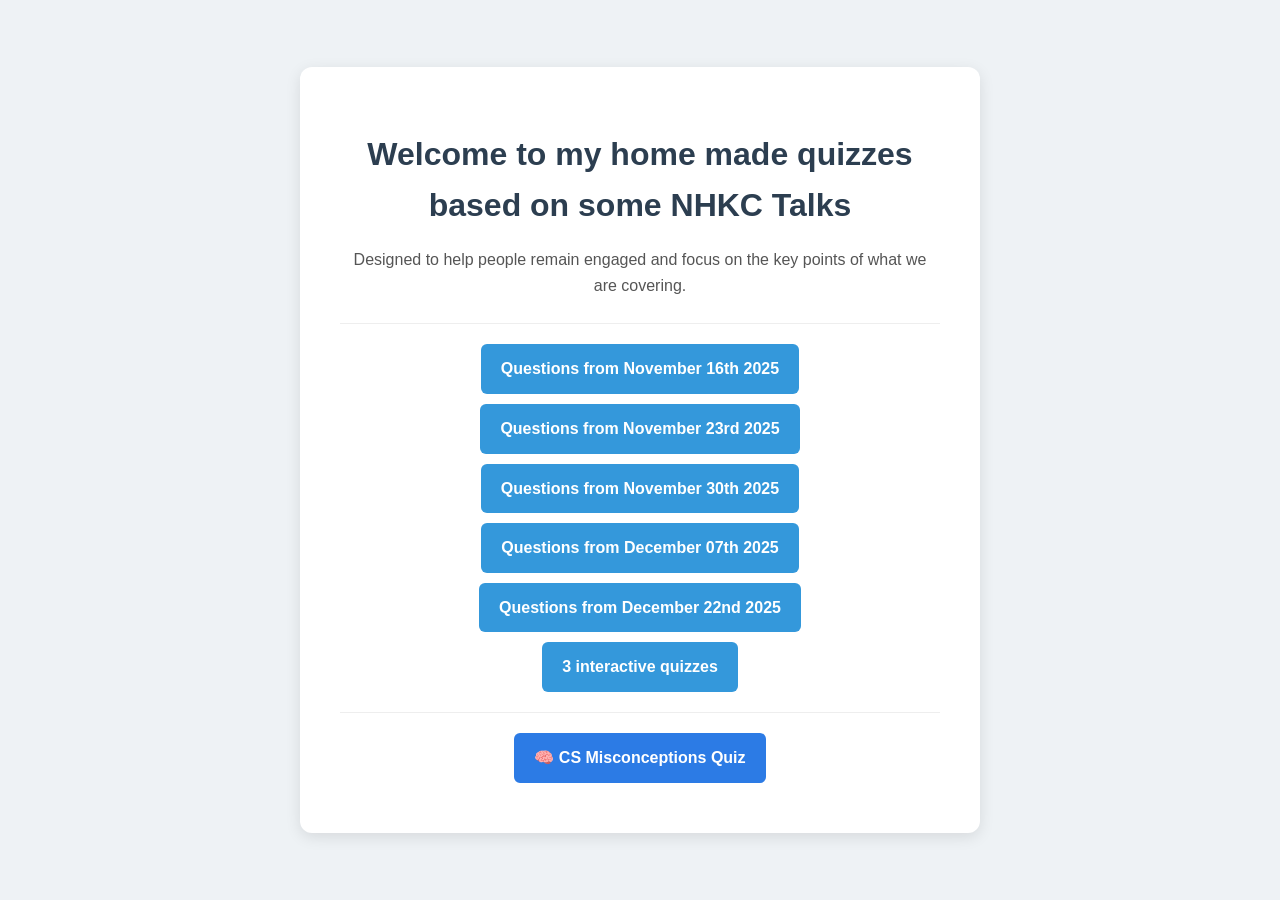
<file: index.html>
<!DOCTYPE html>
<html lang="en">
<head>
    <meta charset="UTF-8">
    <meta name="viewport" content="width=device-width, initial-scale=1.0">
    <title>NHKC Quiz Home</title>
    <style>
        /* This section controls the look and feel */
        body {
            /* A clean, modern sans-serif font */
            font-family: 'Segoe UI', Tahoma, Geneva, Verdana, sans-serif;
            /* A soft, pleasant background color (Light Blue-Grey) */
            background-color: #eef2f5;
            /* Centers everything */
            display: flex;
            justify-content: center;
            align-items: center;
            min-height: 100vh;
            margin: 0;
        }

        .card {
            /* This creates the white box holding the text */
            background-color: white;
            padding: 40px;
            border-radius: 12px;
            box-shadow: 0 4px 15px rgba(0,0,0,0.1);
            max-width: 600px;
            text-align: center;
            line-height: 1.6;
        }

        h1 {
            color: #2c3e50;
            margin-bottom: 10px;
        }

        p {
            color: #555;
            margin-bottom: 25px;
        }

        .link-button {
            display: block;
            background-color: #3498db;
            color: white;
            padding: 12px 20px;
            margin: 10px auto;
            text-decoration: none;
            border-radius: 6px;
            font-weight: bold;
            transition: background 0.3s;
            width: fit-content;
        }

        .link-button:hover {
            background-color: #2980b9;
        }
    </style>
</head>
<body>

    <div class="card">
        <h1>Welcome to my home made quizzes based on some NHKC Talks</h1>
        
        <p>Designed to help people remain engaged and focus on the key points of what we are covering.</p>

        <hr style="border: 0; height: 1px; background: #eee; margin: 20px 0;">

        <a class="link-button" href="2025-11-16.html">Questions from November 16th 2025</a>

        <a class="link-button" href="2025-11-23.html">Questions from November 23rd 2025</a>
        
        <a class="link-button" href="2025-11-30.html">Questions from November 30th 2025</a>

        <a class="link-button" href="2025-12-07.html">Questions from December 07th 2025</a>

        <a class="link-button" href="2025-12-22.html">Questions from December 22nd 2025</a>
       
        

        <a class="link-button" href="spiritual_arcade.html">3 interactive quizzes</a>

        <hr style="border: 0; height: 1px; background: #eee; margin: 20px 0;">

        <a class="link-button" href="cs-quiz/index.html" style="background-color:#2c7be5;">🧠 CS Misconceptions Quiz</a>
 
    </div>

</body>
</html>
</file>
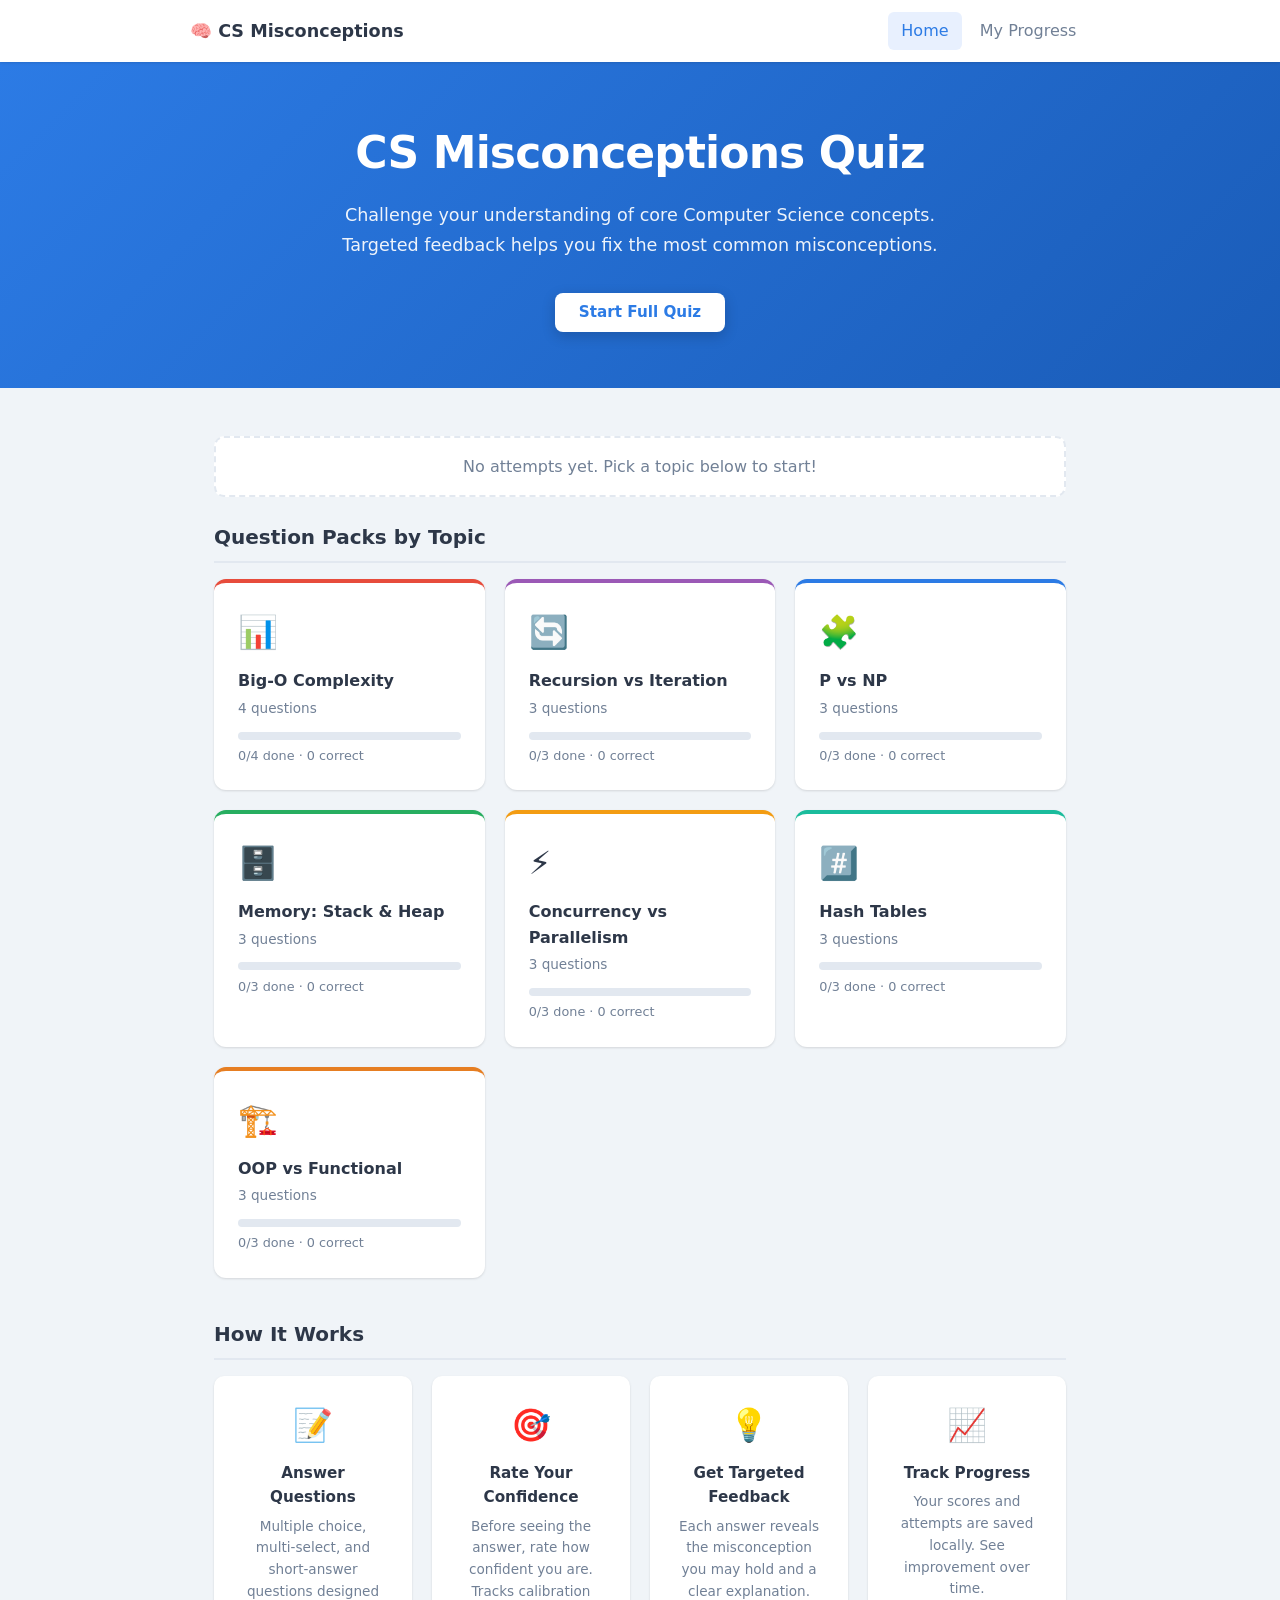
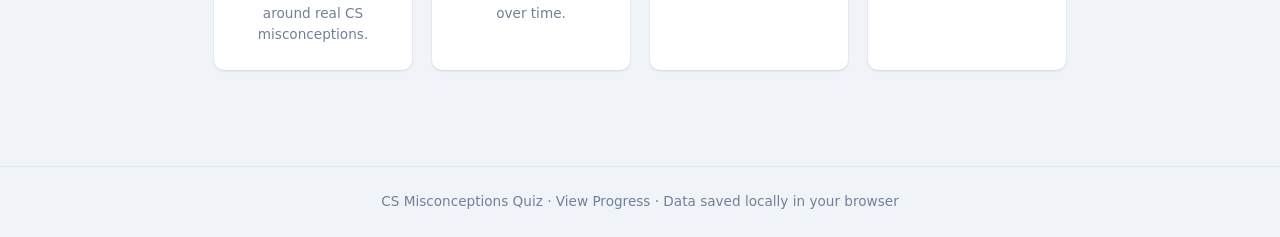
<file: cs-quiz/index.html>
<!DOCTYPE html>
<html lang="en">
<head>
  <meta charset="UTF-8">
  <meta name="viewport" content="width=device-width, initial-scale=1.0">
  <title>CS Misconceptions Quiz</title>
  <link rel="stylesheet" href="css/style.css">
</head>
<body>
  <!-- Navigation -->
  <nav class="nav" role="navigation" aria-label="Main navigation">
    <div class="nav-content">
      <a href="index.html" class="nav-logo" aria-label="CS Misconceptions Quiz Home">🧠 CS Misconceptions</a>
      <div class="nav-links">
        <a href="index.html" class="nav-link active" aria-current="page">Home</a>
        <a href="progress.html" class="nav-link">My Progress</a>
      </div>
    </div>
  </nav>

  <main>
    <!-- Hero -->
    <section class="hero" aria-labelledby="hero-title">
      <div class="hero-content">
        <h1 id="hero-title">CS Misconceptions Quiz</h1>
        <p class="hero-subtitle">Challenge your understanding of core Computer Science concepts. Targeted feedback helps you fix the most common misconceptions.</p>
        <button class="btn btn-hero" id="start-all-btn" aria-label="Start quiz with all questions">Start Full Quiz</button>
      </div>
    </section>

    <!-- Stats summary bar -->
    <div class="container">
      <div class="summary-bar" id="summary-bar" role="region" aria-label="Your progress summary">
        <!-- Filled by JS -->
      </div>

      <!-- Topic packs -->
      <section aria-labelledby="packs-heading">
        <h2 id="packs-heading" class="section-title">Question Packs by Topic</h2>
        <div class="pack-grid" id="pack-grid" role="list">
          <!-- Filled by JS -->
        </div>
      </section>

      <!-- How it works -->
      <section class="how-it-works" aria-labelledby="how-heading">
        <h2 id="how-heading" class="section-title">How It Works</h2>
        <div class="steps-grid">
          <div class="step-card">
            <div class="step-icon" aria-hidden="true">📝</div>
            <h3>Answer Questions</h3>
            <p>Multiple choice, multi-select, and short-answer questions designed around real CS misconceptions.</p>
          </div>
          <div class="step-card">
            <div class="step-icon" aria-hidden="true">🎯</div>
            <h3>Rate Your Confidence</h3>
            <p>Before seeing the answer, rate how confident you are. Tracks calibration over time.</p>
          </div>
          <div class="step-card">
            <div class="step-icon" aria-hidden="true">💡</div>
            <h3>Get Targeted Feedback</h3>
            <p>Each answer reveals the misconception you may hold and a clear explanation.</p>
          </div>
          <div class="step-card">
            <div class="step-icon" aria-hidden="true">📈</div>
            <h3>Track Progress</h3>
            <p>Your scores and attempts are saved locally. See improvement over time.</p>
          </div>
        </div>
      </section>
    </div>
  </main>

  <footer class="footer" role="contentinfo">
    <p>CS Misconceptions Quiz · <a href="progress.html">View Progress</a> · Data saved locally in your browser</p>
  </footer>

  <script src="js/questions.js"></script>
  <script src="js/home.js"></script>
</body>
</html>
</file>
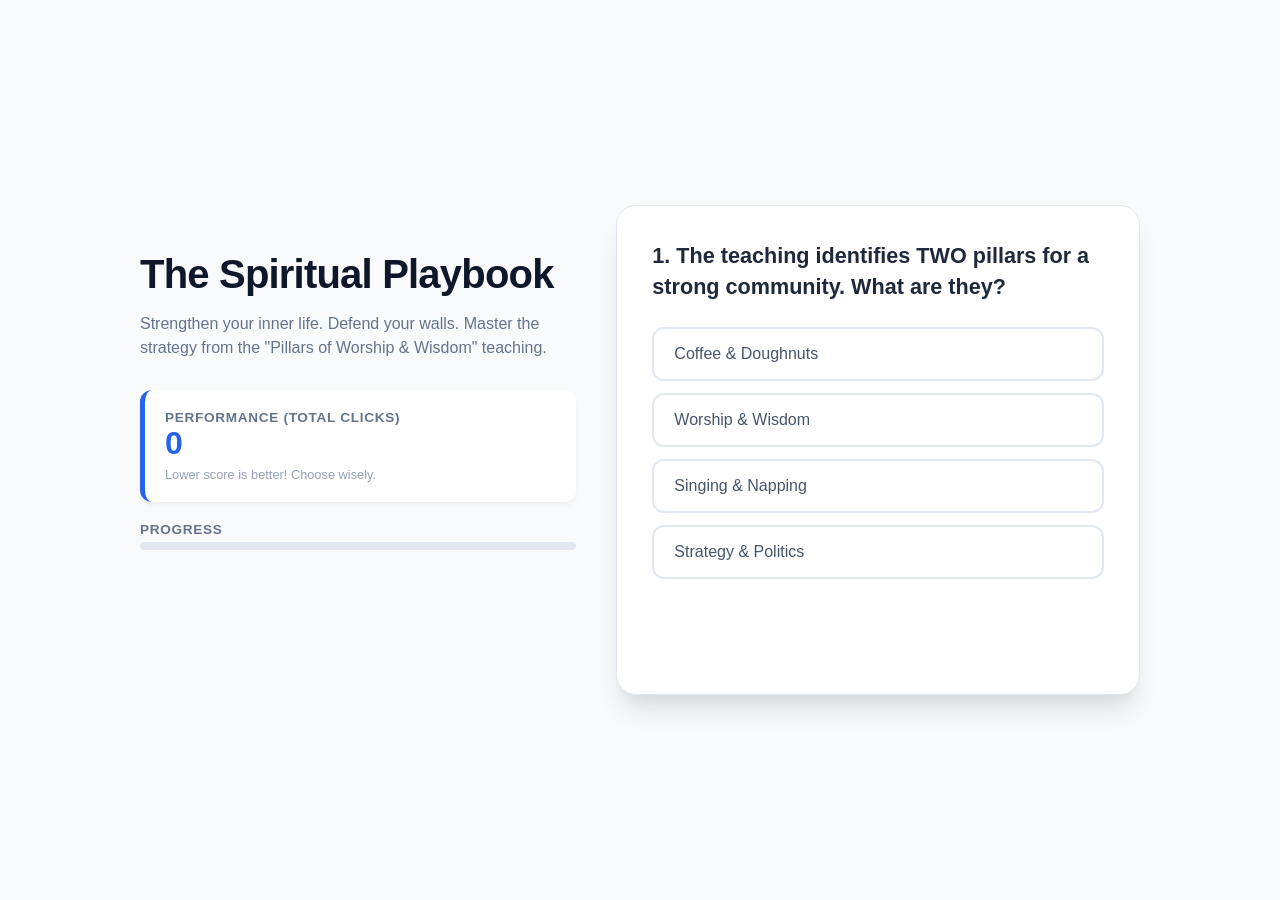
<file: 2025-11-16.html>
<!DOCTYPE html>
<html lang="en">
<head>
    <meta charset="UTF-8">
    <meta name="viewport" content="width=device-width, initial-scale=1.0">
    <title>The Spiritual Playbook Challenge</title>
    <style>
        :root {
            --primary: #2563eb;
            --primary-dark: #1e40af;
            --success: #16a34a;
            --success-bg: #dcfce7;
            --warning: #ca8a04;
            --danger: #dc2626;
            --danger-bg: #fee2e2;
            --bg-color: #f8fafc;
            --text-main: #1e293b;
            --text-light: #64748b;
        }

        * { box-sizing: border-box; }

        body {
            font-family: 'Segoe UI', Tahoma, Geneva, Verdana, sans-serif;
            background-color: var(--bg-color);
            color: var(--text-main);
            display: flex;
            justify-content: center;
            align-items: center;
            min-height: 100vh;
            margin: 0;
            padding: 20px;
        }

        /* Layout Grid: Title Left, Quiz Right */
        .playbook-layout {
            display: grid;
            grid-template-columns: 1fr 1.2fr; /* Title side smaller, Quiz side larger */
            gap: 40px;
            max-width: 1000px;
            width: 100%;
            align-items: start;
        }

        /* Left Side: Branding & Stats */
        .intro-panel {
            padding-top: 20px;
        }

        h1 {
            font-size: 2.5rem;
            line-height: 1.1;
            margin-bottom: 10px;
            color: #0f172a;
            letter-spacing: -0.02em;
        }

        .subtitle {
            color: var(--text-light);
            font-size: 1rem;
            margin-bottom: 30px;
            line-height: 1.5;
        }

        .stats-card {
            background: white;
            padding: 20px;
            border-radius: 12px;
            box-shadow: 0 4px 6px -1px rgba(0, 0, 0, 0.05);
            margin-bottom: 20px;
            border-left: 5px solid var(--primary);
        }

        .score-label {
            font-size: 0.85rem;
            text-transform: uppercase;
            letter-spacing: 0.05em;
            color: var(--text-light);
            font-weight: bold;
        }

        .score-value {
            font-size: 2rem;
            font-weight: 800;
            color: var(--primary);
        }

        .progress-container {
            margin-top: 15px;
        }

        .progress-bar {
            width: 100%;
            height: 8px;
            background-color: #e2e8f0;
            border-radius: 4px;
            overflow: hidden;
        }

        .progress-fill {
            height: 100%;
            background-color: var(--success);
            width: 0%;
            transition: width 0.4s cubic-bezier(0.4, 0, 0.2, 1);
        }

        /* Right Side: The Quiz Card */
        .quiz-card {
            background: white;
            border-radius: 20px;
            box-shadow: 0 20px 25px -5px rgba(0, 0, 0, 0.1), 0 10px 10px -5px rgba(0, 0, 0, 0.04);
            padding: 35px;
            min-height: 400px;
            display: flex;
            flex-direction: column;
            justify-content: center;
            position: relative;
            border: 1px solid #e2e8f0;
        }

        .question-text {
            font-size: 1.35rem;
            font-weight: 700;
            margin-bottom: 25px;
            color: #1e293b;
            line-height: 1.4;
        }

        .options-grid {
            display: grid;
            grid-template-columns: 1fr;
            gap: 12px;
            width: 100%;
        }

        button.option-btn {
            background: #ffffff;
            border: 2px solid #e2e8f0;
            padding: 16px 20px;
            border-radius: 12px;
            font-size: 1rem;
            cursor: pointer;
            transition: all 0.2s ease;
            color: #475569;
            font-weight: 500;
            text-align: left;
            width: 100%;
            position: relative;
        }

        button.option-btn:hover {
            border-color: var(--primary);
            background-color: #f8fafc;
            transform: translateY(-2px);
            box-shadow: 0 4px 6px -1px rgba(0, 0, 0, 0.05);
        }

        button.option-btn.correct {
            background-color: var(--success-bg);
            color: #14532d;
            border-color: var(--success);
            font-weight: 700;
        }

        button.option-btn.wrong {
            background-color: var(--danger-bg);
            border-color: var(--danger);
            color: #7f1d1d;
            animation: shake 0.4s cubic-bezier(.36,.07,.19,.97) both;
        }

        /* Sequence specific styles */
        #seq-grid {
            display: flex;
            flex-wrap: wrap;
            gap: 10px;
        }
        
        #seq-grid button {
            width: auto;
            flex: 1 1 45%;
            text-align: center;
        }

        .feedback-area {
            margin-top: 20px;
            min-height: 60px;
            display: flex;
            align-items: center;
            justify-content: space-between;
        }

        .feedback-msg {
            font-weight: 600;
            font-size: 0.95rem;
            padding: 10px;
            border-radius: 8px;
            flex-grow: 1;
            margin-right: 10px;
        }

        .next-btn {
            padding: 12px 24px;
            background-color: #0f172a;
            color: white;
            border: none;
            border-radius: 8px;
            font-size: 1rem;
            font-weight: bold;
            cursor: pointer;
            display: none;
            animation: popIn 0.3s ease-out;
            white-space: nowrap;
        }
        
        .next-btn:hover { background-color: var(--primary); }

        /* End Screen */
        .end-screen {
            text-align: center;
        }
        .end-rank {
            font-size: 1.5rem;
            font-weight: 800;
            color: var(--primary);
            margin: 20px 0;
        }

        .hidden { display: none !important; }

        /* Responsive Design */
        @media (max-width: 800px) {
            .playbook-layout {
                grid-template-columns: 1fr;
                gap: 20px;
            }
            h1 { font-size: 2rem; }
            .intro-panel { padding-top: 0; text-align: center; }
            .stats-card { display: inline-block; width: 100%; text-align: left; }
        }

        @keyframes shake {
            10%, 90% { transform: translate3d(-1px, 0, 0); }
            20%, 80% { transform: translate3d(2px, 0, 0); }
            30%, 50%, 70% { transform: translate3d(-4px, 0, 0); }
            40%, 60% { transform: translate3d(4px, 0, 0); }
        }

        @keyframes popIn {
            0% { transform: scale(0.8); opacity: 0; }
            100% { transform: scale(1); opacity: 1; }
        }
    </style>
</head>
<body>

    <div class="playbook-layout">
        
        <div class="intro-panel">
            <h1>The Spiritual Playbook</h1>
            <p class="subtitle">Strengthen your inner life. Defend your walls. Master the strategy from the "Pillars of Worship & Wisdom" teaching.</p>
            
            <div class="stats-card">
                <div class="score-label">Performance (Total Clicks)</div>
                <div class="score-value" id="score">0</div>
                <p style="font-size: 0.8rem; color: #94a3b8; margin: 5px 0 0 0;">Lower score is better! Choose wisely.</p>
            </div>

            <div class="progress-container">
                <div class="score-label" style="margin-bottom: 5px;">Progress</div>
                <div class="progress-bar">
                    <div class="progress-fill" id="progress"></div>
                </div>
            </div>
        </div>

        <div class="quiz-card">
            
            <div id="quiz-content">
                </div>

            <div class="feedback-area">
                <div id="feedback" class="feedback-msg"></div>
                <button id="next-btn" class="next-btn">Next ➡</button>
            </div>

            <div id="end-screen" class="end-screen hidden">
                <h2 style="color:var(--success); font-size: 2rem; margin-bottom: 10px;">Mission Accomplished!</h2>
                <p>You have completed the playbook strategy.</p>
                <div class="end-rank" id="final-rank"></div>
                <p id="final-score-text" style="color: var(--text-light);"></p>
                <button class="option-btn" onclick="location.reload()" style="background: #0f172a; color: white; margin-top: 20px; border:none;">Restart Training</button>
            </div>

        </div>
    </div>

<script>
document.addEventListener('DOMContentLoaded', () => {
    
    // --- Quiz Data ---
    const questions = [
        {
            type: 'mc',
            q: "1. The teaching identifies TWO pillars for a strong community. What are they?",
            options: [
                "Coffee & Doughnuts",
                "Worship & Wisdom", 
                "Singing & Napping",
                "Strategy & Politics"
            ],
            answer: 1,
            correctMsg: "Correct! Strengthening Inner Life (Worship) & Defending Outer Walls (Wisdom).",
            wrongMsg: "Not quite! While doughnuts are nice, we need spiritual foundations. Try again."
        },
        {
            type: 'mc',
            q: "2. In Genesis 3:1, the enemy's 'Big Gun' is described not as force, but as...",
            options: [
                "A really loud roar",
                "Sharp teeth",
                "Craftiness",
                "The ability to slither"
            ],
            answer: 2,
            correctMsg: "Spot on. 'The serpent was more crafty...' It is a mental battle of deception.",
            wrongMsg: "Think more subtle. He tries to trick the mind, not scare it with noise."
        },
        {
            type: 'sequence',
            q: "3. Click these enemy tactics in the correct order (The Craftiness Cycle):",
            items: ["Plant Doubt", "Twist Meaning", "Elevate Self-Judgment", "Negotiate Loopholes"],
            answer: [0, 1, 2, 3],
            correctMsg: "Perfect sequence! Doubt -> Twist -> Elevate Self -> Find Loopholes.",
            wrongMsg: "Incorrect order. Remember, it starts with the question: 'Did God really say?'"
        },
        {
            type: 'mc',
            q: "4. Worship has a 'horizontal' component. What does this mean?",
            options: [
                "We must worship while lying down",
                "We declare truths to one another",
                "It balances out the vertical bass notes",
                "We hold hands in a straight line"
            ],
            answer: 1,
            correctMsg: "Exactly! 'I will declare your name to my brothers.' It strengthens the body.",
            wrongMsg: "Not literally horizontal! It's about the people standing next to you."
        },
        {
            type: 'mc',
            q: "5. The Hebrew word 'Arum' means 'Crafty' in darkness, but in the light it translates to:",
            options: [
                "Prudent / Wise",
                "Sneaky",
                "Delicious",
                "Confused"
            ],
            answer: 0,
            correctMsg: "Yes! In the light, it becomes wisdom, good sense, and prudence.",
            wrongMsg: "Nope! Think of a virtue that involves thinking ahead."
        },
        {
            type: 'mc',
            q: "6. What is the definition given for 'Sincerity' based on the historical statue analogy?",
            options: [
                "Being very loud",
                "Having 'No Wax' (No hidden cracks)",
                "Crying while speaking",
                "Being perfectly polished"
            ],
            answer: 1,
            correctMsg: "That's it! 'No wax' means no hidden cracks that show up under sunlight.",
            wrongMsg: "Good guess, but look for the specific analogy about fixing cracks in statues."
        },
        {
            type: 'mc',
            q: "7. Complete the quote: 'Nothing in the kingdom of God just emerges with time. Everything is...'",
            options: [
                "Microwaved",
                "Built",
                "Downloaded",
                "Accidental"
            ],
            answer: 1,
            correctMsg: "Amen. It takes intentional effort. 'Everything in the kingdom of God is built.'",
            wrongMsg: "Incorrect! It requires more sweat equity than that."
        },
        {
            type: 'mc',
            q: "8. What is the enemy's mission as defined in the teaching?",
            options: [
                "To mildly annoy and distract",
                "To steal, kill, and destroy",
                "To make you late for work",
                "To steal your lunch money"
            ],
            answer: 1,
            correctMsg: "Correct. It is an existential battle. He is not here to negotiate.",
            wrongMsg: "He's worse than a schoolyard bully. Think bigger stakes."
        },
        {
            type: 'mc',
            q: "9. How does a strong sense of MISSION protect you?",
            options: [
                "It gives you a cool badge",
                "It clarifies the mind and defines boundaries",
                "It makes you travel a lot",
                "It gives you a bigger budget"
            ],
            answer: 1,
            correctMsg: "Right! It clarifies you are sent by God and makes certain lifestyles 'not permitted.'",
            wrongMsg: "Not quite. Focus on internal mental protection and boundaries."
        },
        {
            type: 'mc',
            q: "10. In the context of Spiritual Defense, what protects your mind specifically?",
            options: [
                "The Helmet of Salvation",
                "The Beanie of Belief",
                "The Cap of Courage",
                "Positive Thinking"
            ],
            answer: 0,
            correctMsg: "Yes. You need to guard your inner dialogue against the landing strips of the enemy.",
            wrongMsg: "Fashionable, but not biblical armor! Try again."
        },
        {
            type: 'mc',
            q: "11. The Greek word 'Haplotes' is the antidote to craftiness. What does it mean?",
            options: [
                "Simplicity / Singleness of heart",
                "Complexity",
                "Hyper-activity",
                "A type of Greek yogurt"
            ],
            answer: 0,
            correctMsg: "Correct! Simplicity in Christ—integrity and finalized devotion.",
            wrongMsg: "Tasty guess, but no. We are looking for a focused state of heart."
        },
        {
            type: 'mc',
            q: "12. The teaching mentions a 'Launch Site'. What does a spiritual attack reveal?",
            options: [
                "That the enemy has GPS issues",
                "The location/strategy the enemy is firing from",
                "That you should move houses",
                "Nothing at all"
            ],
            answer: 1,
            correctMsg: "Exactly. If he attacks your faith, you know he is firing from a place of doubt. Counter it!",
            wrongMsg: "Incorrect. The attack itself gives you intelligence on the enemy's position."
        },
        {
            type: 'mc',
            q: "13. The GCL meeting identified how many 'platforms' or areas to pay attention to?",
            options: [
                "10",
                "3",
                "6",
                "42"
            ],
            answer: 2,
            correctMsg: "Right. Six platforms were identified for this season.",
            wrongMsg: "Not quite. Think of a half-dozen."
        },
        {
            type: 'mc',
            q: "14. Regarding your mission track: 'You never get off the truck until...'",
            options: [
                "You get bored",
                "It runs out of gas",
                "God releases you / It is done",
                "It's lunchtime"
            ],
            answer: 2,
            correctMsg: "That's the spirit. Finalized devotion means you stay on track until the very end.",
            wrongMsg: "No stopping for snacks! It's a lifelong mission."
        },
        {
            type: 'mc',
            q: "15. If the enemy whispers 'Did God really say?', what is the 'Prudent' response?",
            options: [
                "Start a debate club",
                "Flip a coin to decide",
                "Retreat into the safety of God's Word (Truth)",
                "Google it"
            ],
            answer: 2,
            correctMsg: "Correct. Don't judge the Word; let the Word judge the situation.",
            wrongMsg: "Don't debate the devil on his terms. Run immediately to the Truth."
        }
    ];

    // --- Variables ---
    let currentQIndex = 0;
    let clicks = 0;
    let isQuestionActive = true;
    let seqProgress = [];

    // --- DOM Elements ---
    const scoreElement = document.getElementById('score');
    const quizContent = document.getElementById('quiz-content');
    const nextButton = document.getElementById('next-btn');
    const feedbackDiv = document.getElementById('feedback');
    const progressBar = document.getElementById('progress');
    const endScreen = document.getElementById('end-screen');

    // --- Logic ---
    
    function initQuiz() {
        renderQuestion();
    }

    function incrementClick() {
        clicks++;
        scoreElement.innerText = clicks;
    }

    function updateProgress() {
        const pct = (currentQIndex / questions.length) * 100;
        progressBar.style.width = `${pct}%`;
    }

    function renderQuestion() {
        isQuestionActive = true;
        nextButton.style.display = "none";
        feedbackDiv.innerHTML = "";
        feedbackDiv.className = "feedback-msg"; 
        feedbackDiv.style.backgroundColor = "transparent";
        
        if (currentQIndex >= questions.length) {
            endQuiz();
            return;
        }

        const q = questions[currentQIndex];
        
        let html = `<div class="question-text">${q.q}</div>`;

        if (q.type === 'mc') {
            html += `<div class="options-grid">`;
            q.options.forEach((opt, index) => {
                html += `<button class="option-btn" data-idx="${index}">${opt}</button>`;
            });
            html += `</div>`;
        } 
        else if (q.type === 'sequence') {
            html += `<p style="font-size:0.9rem; color:#64748b; margin-bottom:15px;">(Click items in the correct order)</p>`;
            html += `<div class="options-grid" id="seq-grid">`;
            
            // Shuffle
            let indices = q.items.map((_, i) => i);
            indices.sort(() => Math.random() - 0.5);
            
            indices.forEach(i => {
                html += `<button class="option-btn seq-btn" data-idx="${i}">${q.items[i]}</button>`;
            });
            html += `</div>`;
            seqProgress = [];
        }

        quizContent.innerHTML = html;
        updateProgress();

        // Event Listeners
        if (q.type === 'mc') {
            document.querySelectorAll('.option-btn').forEach(btn => {
                btn.addEventListener('click', function() {
                    handleMC(parseInt(this.dataset.idx), this);
                });
            });
        } else if (q.type === 'sequence') {
            document.querySelectorAll('.seq-btn').forEach(btn => {
                btn.addEventListener('click', function() {
                    handleSeq(parseInt(this.dataset.idx), this);
                });
            });
        }
    }

    function handleMC(selectedIndex, btnElement) {
        if (!isQuestionActive) return; 
        incrementClick();

        const q = questions[currentQIndex];

        if (selectedIndex === q.answer) {
            // Correct
            btnElement.classList.add('correct');
            feedbackDiv.innerHTML = q.correctMsg;
            feedbackDiv.style.color = "#166534";
            feedbackDiv.style.backgroundColor = "#dcfce7";
            isQuestionActive = false;
            nextButton.style.display = "inline-block";
        } else {
            // Wrong
            btnElement.classList.add('wrong');
            feedbackDiv.innerHTML = q.wrongMsg;
            feedbackDiv.style.color = "#991b1b";
            feedbackDiv.style.backgroundColor = "#fee2e2";
        }
    }

    function handleSeq(index, btnElement) {
        if (!isQuestionActive) return;
        if (btnElement.classList.contains('correct')) return;

        incrementClick();
        const q = questions[currentQIndex];
        const expectedIndex = q.answer[seqProgress.length];

        if (index === expectedIndex) {
            // Correct
            btnElement.classList.add('correct');
            seqProgress.push(index);

            if (seqProgress.length === q.answer.length) {
                feedbackDiv.innerHTML = q.correctMsg;
                feedbackDiv.style.color = "#166534";
                feedbackDiv.style.backgroundColor = "#dcfce7";
                isQuestionActive = false;
                nextButton.style.display = "inline-block";
            }
        } else {
            // Wrong
            btnElement.classList.add('wrong');
            feedbackDiv.innerHTML = q.wrongMsg;
            feedbackDiv.style.color = "#991b1b";
            feedbackDiv.style.backgroundColor = "#fee2e2";
            
            // Reset
            setTimeout(() => {
                const allBtns = document.querySelectorAll('.seq-btn');
                allBtns.forEach(b => b.classList.remove('correct', 'wrong'));
                seqProgress = [];
                feedbackDiv.innerHTML = ""; 
                feedbackDiv.style.backgroundColor = "transparent";
            }, 1500);
        }
    }

    // Navigation
    nextButton.addEventListener('click', () => {
        currentQIndex++;
        renderQuestion();
    });

    function endQuiz() {
        quizContent.classList.add('hidden');
        document.querySelector('.feedback-area').classList.add('hidden');
        endScreen.classList.remove('hidden');
        document.querySelector('.progress-bar').style.width = "100%";
        
        const finalScore = document.getElementById('final-score-text');
        finalScore.innerText = `Total Clicks: ${clicks}`;

        const rankMsg = document.getElementById('final-rank');
        
        if(clicks <= 16) {
            rankMsg.innerText = "RANK: Prudent Master Builder (Perfect Score)";
        } else if (clicks <= 22) {
            rankMsg.innerText = "RANK: Spiritual Architect (Great Job)";
        } else {
            rankMsg.innerText = "RANK: Warrior in Training (Keep Building!)";
        }
    }

    // Start
    initQuiz();
});
</script>

</body>
</html>
</file>
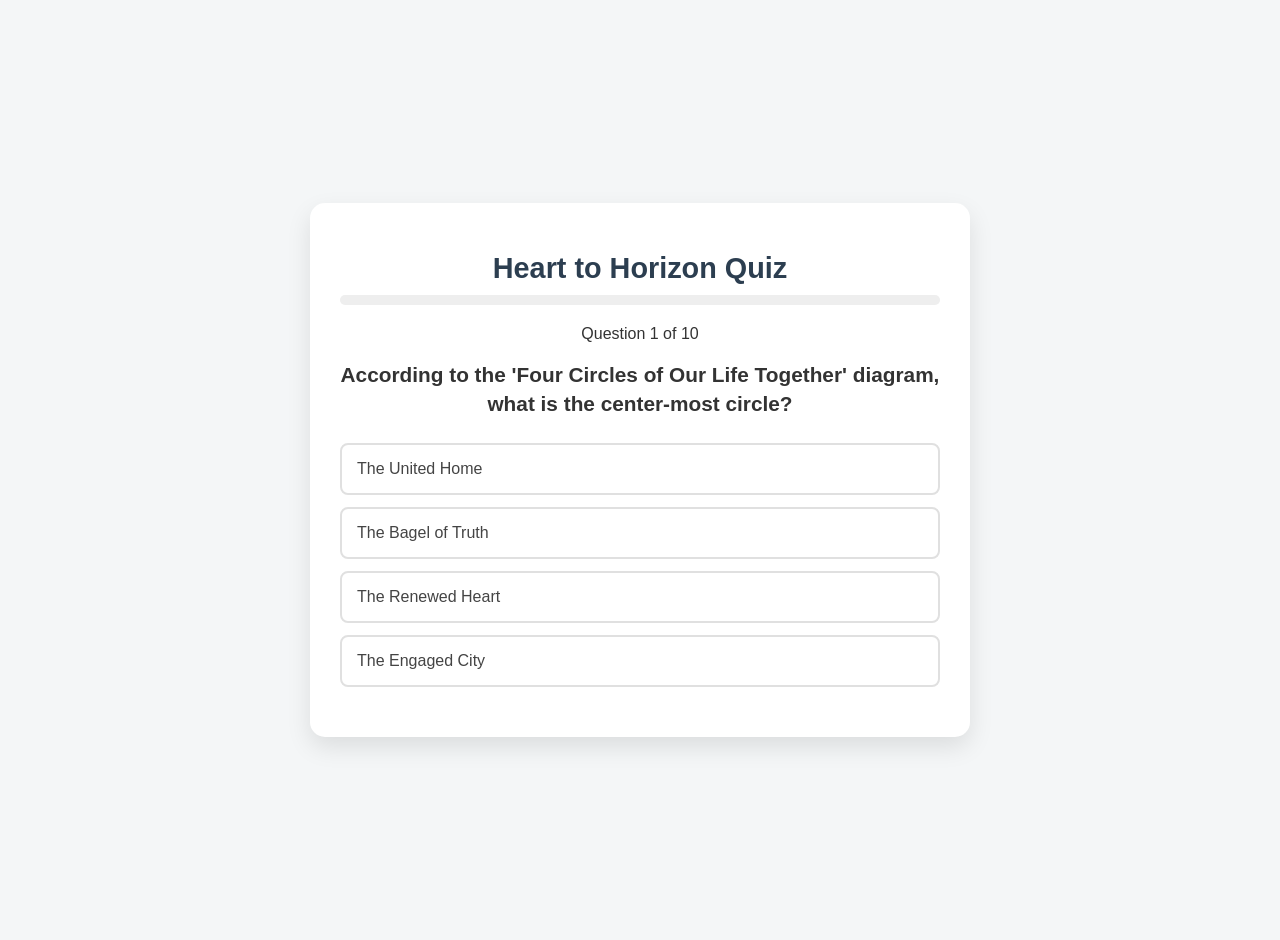
<file: 2025-11-23.html>
<!DOCTYPE html>
<html lang="en">
<head>
    <meta charset="UTF-8">
    <meta name="viewport" content="width=device-width, initial-scale=1.0">
    <title>Heart to Horizon: Community & Mission Quiz</title>
    <style>
        :root {
            --primary-color: #2c3e50;
            --accent-color: #e67e22;
            --success-color: #27ae60;
            --error-color: #c0392b;
            --bg-color: #f4f6f7;
            --card-bg: #ffffff;
        }

        body {
            font-family: 'Segoe UI', Tahoma, Geneva, Verdana, sans-serif;
            background-color: var(--bg-color);
            color: #333;
            display: flex;
            justify-content: center;
            align-items: center;
            min-height: 100vh;
            margin: 0;
            padding: 20px;
        }

        .quiz-container {
            background-color: var(--card-bg);
            border-radius: 15px;
            box-shadow: 0 10px 25px rgba(0,0,0,0.1);
            width: 100%;
            max-width: 600px;
            padding: 30px;
            text-align: center;
        }

        h1 {
            color: var(--primary-color);
            font-size: 1.8rem;
            margin-bottom: 10px;
        }

        .progress-bar {
            width: 100%;
            background-color: #eee;
            border-radius: 10px;
            margin-bottom: 20px;
            height: 10px;
            overflow: hidden;
        }

        .progress-fill {
            height: 100%;
            background-color: var(--accent-color);
            width: 0%;
            transition: width 0.3s ease;
        }

        .question-section h2 {
            font-size: 1.3rem;
            margin-bottom: 25px;
            font-weight: 600;
            line-height: 1.4;
        }

        .options-grid {
            display: grid;
            grid-template-columns: 1fr;
            gap: 12px;
            margin-bottom: 20px;
        }

        button.option-btn {
            background-color: #fff;
            border: 2px solid #e0e0e0;
            border-radius: 8px;
            padding: 15px;
            font-size: 1rem;
            cursor: pointer;
            transition: all 0.2s;
            color: #444;
            text-align: left;
        }

        button.option-btn:hover:not(:disabled) {
            border-color: var(--primary-color);
            background-color: #f9f9f9;
        }

        /* States for answers */
        button.option-btn.correct {
            background-color: #d4edda;
            border-color: var(--success-color);
            color: var(--success-color);
        }

        button.option-btn.incorrect {
            background-color: #f8d7da;
            border-color: var(--error-color);
            color: var(--error-color);
        }

        .feedback-section {
            background-color: #f8f9fa;
            border-radius: 8px;
            padding: 15px;
            margin-top: 20px;
            display: none; /* Hidden by default */
            border-left: 5px solid var(--primary-color);
        }

        .feedback-text {
            font-style: italic;
            margin-bottom: 15px;
            display: block;
        }

        .next-btn {
            background-color: var(--primary-color);
            color: white;
            border: none;
            padding: 12px 30px;
            border-radius: 25px;
            font-size: 1rem;
            cursor: pointer;
            transition: background 0.2s;
        }

        .next-btn:hover {
            background-color: #34495e;
        }

        .results-section {
            display: none;
        }

        .score-circle {
            width: 150px;
            height: 150px;
            border-radius: 50%;
            background: conic-gradient(var(--success-color) 0%, #eee 0%);
            margin: 20px auto;
            display: flex;
            justify-content: center;
            align-items: center;
            position: relative;
        }

        .score-inner {
            width: 130px;
            height: 130px;
            background-color: white;
            border-radius: 50%;
            display: flex;
            justify-content: center;
            align-items: center;
            flex-direction: column;
        }

        .score-percentage {
            font-size: 2rem;
            font-weight: bold;
            color: var(--primary-color);
        }

        .restart-btn {
            background-color: var(--accent-color);
            color: white;
            border: none;
            padding: 12px 30px;
            border-radius: 25px;
            font-size: 1rem;
            cursor: pointer;
            margin-top: 20px;
        }
    </style>
</head>
<body>

<div class="quiz-container">
    <div id="quiz-header">
        <h1>Heart to Horizon Quiz</h1>
        <div class="progress-bar">
            <div class="progress-fill" id="progress-fill"></div>
        </div>
        <p id="progress-text">Question 1 of 10</p>
    </div>

    <div id="question-box" class="question-section">
        <h2 id="question-text">Loading question...</h2>
        <div class="options-grid" id="options-container">
            </div>
        
        <div class="feedback-section" id="feedback-box">
            <span class="feedback-text" id="feedback-text"></span>
            <button class="next-btn" id="next-btn" onclick="nextQuestion()">Next Question</button>
        </div>
    </div>

    <div id="results-box" class="results-section">
        <h2>Quiz Complete!</h2>
        <div class="score-circle" id="score-circle">
            <div class="score-inner">
                <span class="score-percentage" id="final-score">0%</span>
            </div>
        </div>
        <p id="final-message" style="font-size: 1.1rem; margin: 20px 0;"></p>
        <button class="restart-btn" onclick="restartQuiz()">Retake Quiz</button>
    </div>
</div>

<script>
    // Quiz Data
    const quizData = [
        {
            "question": "According to the 'Four Circles of Our Life Together' diagram, what is the center-most circle?",
            "options": [
                { "text": "The Renewed Heart", "rationale": "Amen! It starts with personal transformation through our interface with God. [cite_start]Keep your heart centered on Him! [cite: 1]", "isCorrect": true },
                { "text": "The United Home", "rationale": "Not quite! The Home is the second circle. [cite_start]Remember, everything flows from the center—The Renewed Heart. [cite: 1]", "isCorrect": false },
                { "text": "The Engaged City", "rationale": "That is the third circle. [cite_start]We reach the city effectively when we start with a Renewed Heart. [cite: 1]", "isCorrect": false },
                { "text": "The Bagel of Truth", "rationale": "While bagels are delicious, the center circle is actually 'The Renewed Heart'.", "isCorrect": false }
            ]
        },
        {
            "question": "In the section on worship, what analogy is used to describe becoming accustomed to a negative spiritual atmosphere?",
            "options": [
                { "text": "Being 'Nose Blind'", "rationale": "Correct! Just as we get used to a smell, we can get used to spiritual 'sewage'. [cite_start]Stay sensitive to the Spirit! [cite: 46]", "isCorrect": true },
                { "text": "Being 'Ear Deaf'", "rationale": "Close concept, but the document specifically uses the sense of smell. Don't let the enemy dull your spiritual senses!", "isCorrect": false },
                { "text": "Sleeping through the alarm", "rationale": "A good point, but the text talks about being 'Nose Blind'. Wake up your spirit and press in!", "isCorrect": false },
                { "text": "Being a Spiritual Couch Potato", "rationale": "Funny, but the text calls it being 'Nose Blind'. Stand up and engage with worship!", "isCorrect": false }
            ]
        },
        {
            "question": "To protect unity, the document suggests we should be like the spire of the Empire State Building. Why?",
            "options": [
                { "text": "To provide 'No Landing Pads' for the enemy", "rationale": "Exactly! We want to be impossible for the enemy to land on. [cite_start]Keep your spirit sharp and your unity strong! [cite: 46]", "isCorrect": true },
                { "text": "To look really tall and impressive", "rationale": "It's not about pride; it's about spiritual defense. We want 'No Landing Pads' for division.", "isCorrect": false },
                { "text": "So we can see the weather better", "rationale": "Not quite. The goal is to offer no flat surface for the enemy to land on. Stay vigilant!", "isCorrect": false },
                { "text": "To catch giant gorillas", "rationale": "That's a movie! In this spiritual context, we want to prevent the enemy from finding a landing pad in our community.", "isCorrect": false }
            ]
        },
        {
            "question": "Regarding the 'No Landing Pads' concept, how is 'Gossip' defined?",
            "options": [
                { "text": "Any speech that corrodes fellowship", "rationale": "Spot on. Proverbs 26:20 says where there is no talebearer, strife ceases. [cite_start]Speak life over your community! [cite: 46]", "isCorrect": true },
                { "text": "Talking about the weather too much", "rationale": "That might be boring, but it's not the definition here. Gossip is speech that corrodes fellowship.", "isCorrect": false },
                { "text": "Sharing breaking news", "rationale": "News is fine, but speech that damages relationships is what we must avoid to protect unity.", "isCorrect": false },
                { "text": "Whispering about who ate the last donut", "rationale": "While crucial information, the document defines gossip as 'any speech that corrodes fellowship'.", "isCorrect": false }
            ]
        },
        {
            "question": "Why are Roman and Angelica's family from the Lviv church moving to Germany?",
            "options": [
                { "text": "Their son Daniel is turning 18 and faces conscription", "rationale": "Yes. This is a difficult season for them. [cite_start]Let's keep them in our prayers as they navigate this transition. [cite: 46]", "isCorrect": true },
                { "text": "They wanted to try authentic Bratwurst", "rationale": "A tasty thought, but the move is due to the war and their son Daniel's eligibility for conscription.", "isCorrect": false },
                { "text": "They found a better church building there", "rationale": "No, they are fleeing the 'human cost of conflict'. Pray for their safety and stability.", "isCorrect": false },
                { "text": "They are going on a permanent vacation", "rationale": "This is a forced relocation due to war, specifically regarding their son's safety. May God protect them.", "isCorrect": false }
            ]
        },
        {
            "question": "The building project in Harare, Zimbabwe is described as a 'Bidirectional Build'. What does this mean?",
            "options": [
                { "text": "God is building the people while they build the church", "rationale": "Beautifully put. It's about hearts being renewed just as much as bricks being laid. [cite_start]God is always working on us! [cite: 46]", "isCorrect": true },
                { "text": "They are building the roof and the floor at the same time", "rationale": "That would be physically difficult! It refers to building the *spiritual* people alongside the *physical* building.", "isCorrect": false },
                { "text": "They are building it to face North and South", "rationale": "Not a directional compass thing. It's about the internal work in people matching the external work on the building.", "isCorrect": false },
                { "text": "It has doors that open both ways", "rationale": "Convenient, but the 'bidirectional' aspect refers to the spiritual growth of the people alongside the construction.", "isCorrect": false }
            ]
        },
        {
            "question": "What is the significance of the upcoming Nexus Christmas Concert mentioned in the text?",
            "options": [
                { "text": "It is the final ever Nexus Christmas concert", "rationale": "Correct. It's the end of an era. [cite_start]Let's use this last opportunity to invite friends to hear the good news! [cite: 46]", "isCorrect": true },
                { "text": "It is the very first concert they've ever done", "rationale": "Actually, it is the *final* one. A great chance to celebrate Emmanuel one last time in this format.", "isCorrect": false },
                { "text": "It will be performed entirely by robots", "rationale": "That would be cool, but it's the final concert marking the end of the provider's era.", "isCorrect": false },
                { "text": "It is taking place on the moon", "rationale": "Far out! But it's happening right here in the city. Don't miss this final opportunity for outreach.", "isCorrect": false }
            ]
        },
        {
            "question": "In the 'Sieve of God' prophetic picture, what was the surprise revelation about what was being sorted?",
            "options": [
                { "text": "It wasn't sorting chaff; it was sorting seed for purpose", "rationale": "Amen. God isn't discarding you; [cite_start]He is sorting you for a specific Kingdom purpose to maximize yield! [cite: 46]", "isCorrect": true },
                { "text": "It was separating the good people from the bad people", "rationale": "The vision was more nuanced—it was about sorting *seed* for different purposes, not discarding 'bad' people.", "isCorrect": false },
                { "text": "It was sorting laundry", "rationale": "God is practical, but this vision was about sorting 'seed' (His people) for strategic planting.", "isCorrect": false },
                { "text": "It was removing the stones from the garden", "rationale": "The specific revelation was that 'It was all seed'. Trust that you are being positioned for growth.", "isCorrect": false }
            ]
        },
        {
            "question": "How does the document describe the financial gift to the Zimbabwe church?",
            "options": [
                { "text": "A partnership of equals, not a donor-recipient transaction", "rationale": "Yes! It subverts worldly definitions. We are brothers together. [cite_start]Generosity aligns us with God's heart. [cite: 46]", "isCorrect": true },
                { "text": "A high-interest loan", "rationale": "Never! It is a gift between equals to honor God. True partnership is about shared life, not debt.", "isCorrect": false },
                { "text": "Charity for the poor", "rationale": "The text explicitly says it is *not* a transaction between a rich community and a poor one, but a partnership of equals.", "isCorrect": false },
                { "text": "A winning lottery ticket", "rationale": "It's better than luck; it's Kingdom partnership! It signals to God that something different is happening.", "isCorrect": false }
            ]
        },
        {
            "question": "Complete the phrase from the document regarding our attitude: 'My attitude determines my...'",
            "options": [
                { "text": "Altitude", "rationale": "That's it! 'According to your faith, let it be done to you.' [cite_start]Keep your attitude lifted high! [cite: 46]", "isCorrect": true },
                { "text": "Latitude", "rationale": "Geographically interesting, but the phrase is 'Altitude'. Your faith lifts you up!", "isCorrect": false },
                { "text": "Lunch order", "rationale": "Hungry? The phrase is actually 'Altitude'. Your spiritual posture matters more than your lunch!", "isCorrect": false },
                { "text": "Magnitude", "rationale": "Close rhyme, but it's 'Altitude'. Rise above the circumstances with a faithful attitude.", "isCorrect": false }
            ]
        }
    ];

    let currentQuestionIndex = 0;
    let score = 0;
    let questionAttempted = false;

    // Helper function to shuffle an array
    function shuffleArray(array) {
        for (let i = array.length - 1; i > 0; i--) {
            const j = Math.floor(Math.random() * (i + 1));
            [array[i], array[j]] = [array[j], array[i]];
        }
        return array;
    }

    function loadQuestion() {
        const currentData = quizData[currentQuestionIndex];
        
        // Update Progress
        document.getElementById('progress-text').textContent = `Question ${currentQuestionIndex + 1} of ${quizData.length}`;
        const progressPercentage = ((currentQuestionIndex) / quizData.length) * 100;
        document.getElementById('progress-fill').style.width = `${progressPercentage}%`;

        // Update Text
        document.getElementById('question-text').textContent = currentData.question;

        // Reset state
        const optionsContainer = document.getElementById('options-container');
        optionsContainer.innerHTML = '';
        document.getElementById('feedback-box').style.display = 'none';
        document.getElementById('next-btn').style.display = 'none'; 
        questionAttempted = false;

        // --- NEW: Shuffle options logic ---
        // Create a copy so we don't shuffle the actual data permanently
        const optionsToDisplay = [...currentData.options];
        shuffleArray(optionsToDisplay);

        // Create Buttons
        optionsToDisplay.forEach((option) => {
            const btn = document.createElement('button');
            btn.className = 'option-btn';
            btn.textContent = option.text;
            btn.onclick = () => checkAnswer(option, btn);
            optionsContainer.appendChild(btn);
        });
    }

    function checkAnswer(selectedOption, btnElement) {
        const feedbackBox = document.getElementById('feedback-box');
        const feedbackText = document.getElementById('feedback-text');
        const nextBtn = document.getElementById('next-btn');
        const allButtons = document.querySelectorAll('.option-btn');

        // Show Feedback Box
        feedbackBox.style.display = 'block';
        feedbackText.textContent = selectedOption.rationale;

        if (selectedOption.isCorrect) {
            // Correct Answer Logic
            btnElement.classList.add('correct');
            feedbackBox.style.borderLeftColor = 'var(--success-color)';
            
            // Only increment score if this was the very first attempt
            if (!questionAttempted) {
                score++;
            }

            // Disable all buttons so user can't change answers
            allButtons.forEach(btn => btn.disabled = true);

            // Show Next Button
            nextBtn.style.display = 'inline-block';
            
            // If it's the last question, change Next button text
            if (currentQuestionIndex === quizData.length - 1) {
                nextBtn.textContent = "Finish Quiz";
            }

        } else {
            // Incorrect Answer Logic
            btnElement.classList.add('incorrect');
            btnElement.disabled = true; // Disable just this wrong option
            feedbackBox.style.borderLeftColor = 'var(--error-color)';
            
            // We do NOT show the next button. The user must keep trying.
        }

        // Mark that an attempt has been made
        questionAttempted = true;
    }

    function nextQuestion() {
        currentQuestionIndex++;
        if (currentQuestionIndex < quizData.length) {
            loadQuestion();
        } else {
            showResults();
        }
    }

    function showResults() {
        document.getElementById('question-box').style.display = 'none';
        document.getElementById('quiz-header').style.display = 'none';
        document.getElementById('results-box').style.display = 'block';

        const percentage = Math.round((score / quizData.length) * 100);
        document.getElementById('final-score').textContent = `${percentage}%`;
        
        // Update circle graphic
        document.getElementById('score-circle').style.background = 
            `conic-gradient(var(--success-color) ${percentage}%, #eee ${percentage}%)`;

        // Spiritual Message
        const msgElement = document.getElementById('final-message');
        if (percentage === 100) {
            msgElement.textContent = "Perfect! You have truly absorbed the heart of the message. Go forth and multiply!";
        } else if (percentage >= 70) {
            msgElement.textContent = "Great job! You have a strong grasp of our community's mission. Keep pressing into the details.";
        } else {
            msgElement.textContent = "Good effort! The journey of renewal is ongoing. Take some time to review the 'Four Circles' and try again!";
        }
    }

    function restartQuiz() {
        currentQuestionIndex = 0;
        score = 0;
        document.getElementById('results-box').style.display = 'none';
        document.getElementById('question-box').style.display = 'block';
        document.getElementById('quiz-header').style.display = 'block';
        loadQuestion();
    }

    // Initialize
    loadQuestion();
</script>

</body>
</html>
</file>
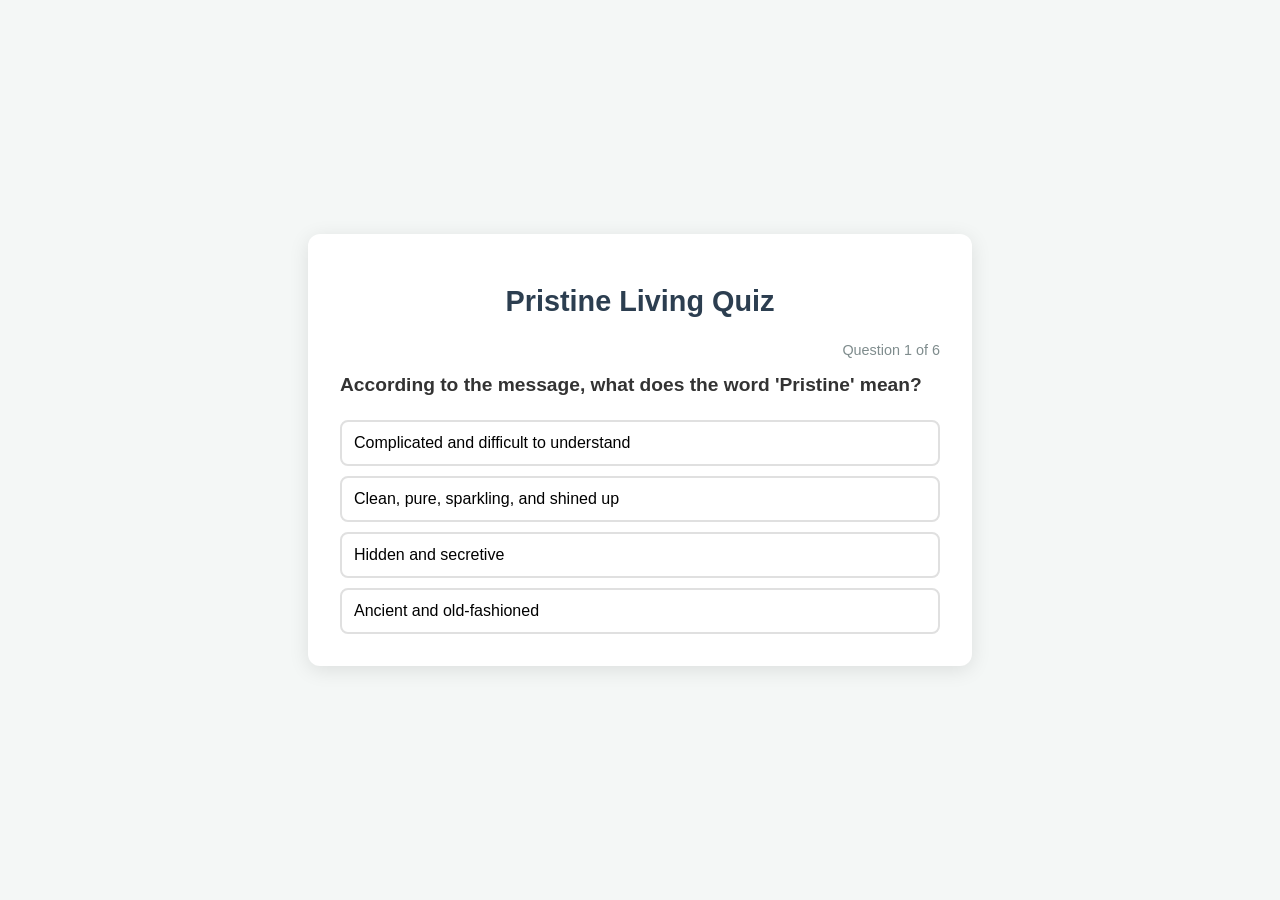
<file: 2025-11-30.html>
<!DOCTYPE html>
<html lang="en">
<head>
    <meta charset="UTF-8">
    <meta name="viewport" content="width=device-width, initial-scale=1.0">
    <title>Pristine: A Strategy for Confident Living Quiz</title>
    <style>
        body {
            font-family: 'Segoe UI', Tahoma, Geneva, Verdana, sans-serif;
            background-color: #f4f7f6;
            display: flex;
            justify-content: center;
            align-items: center;
            min-height: 100vh;
            margin: 0;
            color: #333;
        }
        .quiz-container {
            background-color: white;
            padding: 2rem;
            border-radius: 12px;
            box-shadow: 0 4px 20px rgba(0,0,0,0.1);
            max-width: 600px;
            width: 100%;
        }
        h1 {
            color: #2c3e50;
            text-align: center;
            margin-bottom: 1.5rem;
            font-size: 1.8rem;
        }
        .question-section {
            margin-bottom: 1.5rem;
        }
        .question-text {
            font-size: 1.2rem;
            font-weight: 600;
            margin-bottom: 1rem;
        }
        .options-container {
            display: flex;
            flex-direction: column;
            gap: 10px;
        }
        .option-btn {
            padding: 12px;
            border: 2px solid #e0e0e0;
            background-color: white;
            border-radius: 8px;
            cursor: pointer;
            transition: all 0.3s ease;
            text-align: left;
            font-size: 1rem;
        }
        .option-btn:hover:not([disabled]) {
            background-color: #eef2f5;
            border-color: #b0bec5;
        }
        .option-btn.correct {
            background-color: #d4edda;
            border-color: #c3e6cb;
            color: #155724;
        }
        .option-btn.incorrect {
            background-color: #f8d7da;
            border-color: #f5c6cb;
            color: #721c24;
        }
        .feedback {
            margin-top: 1rem;
            padding: 10px;
            border-radius: 5px;
            display: none;
            font-style: italic;
        }
        .next-btn {
            display: block;
            width: 100%;
            padding: 12px;
            background-color: #3498db;
            color: white;
            border: none;
            border-radius: 8px;
            font-size: 1rem;
            cursor: pointer;
            margin-top: 1rem;
            display: none;
        }
        .next-btn:hover {
            background-color: #2980b9;
        }
        .score-section {
            text-align: center;
            display: none;
        }
        .progress {
            text-align: right;
            font-size: 0.9rem;
            color: #7f8c8d;
            margin-bottom: 1rem;
        }
    </style>
</head>
<body>

<div class="quiz-container">
    <h1>Pristine Living Quiz</h1>
    
    <div id="quiz-ui">
        <div class="progress" id="progress">Question 1 of 6</div>
        <div class="question-section">
            <div class="question-text" id="question-text">Loading...</div>
        </div>
        <div class="options-container" id="options-container">
            </div>
        <div class="feedback" id="feedback"></div>
        <button class="next-btn" id="next-btn" onclick="nextQuestion()">Next Question</button>
    </div>

    <div class="score-section" id="score-section">
        <h2>Quiz Complete!</h2>
        <p>You scored <span id="score">0</span> out of <span id="total">0</span>.</p>
        <p id="final-message"></p>
        <button class="next-btn" style="display:inline-block;" onclick="location.reload()">Restart Quiz</button>
    </div>
</div>

<script>
    // Data derived from the provided transcripts and PDF
    const questions = [
        {
            question: "According to the message, what does the word 'Pristine' mean?",
            options: [
                "Complicated and difficult to understand",
                "Clean, pure, sparkling, and shined up",
                "Hidden and secretive",
                "Ancient and old-fashioned"
            ],
            correctIndex: 1,
            note: "Reference: 'Pristine, great word like being shined up, clean, pure, sparkling, emphatic.' [Source: 94]"
        },
        {
            question: "Dr. Woodroffe warns that as we move to the finish, the enemy will unleash tactics that are:",
            options: [
                "Loud, obvious, and easily ignored",
                "Weak, ineffective, and rare",
                "Deceptive, seductive, and diversionary",
                "Political, economic, and physical"
            ],
            correctIndex: 2,
            note: "Reference: 'The movement to the finish will cause the enemy to unleash his most deceptive, most seductive, and most diversionary tactics.' [Source: 60]"
        },
        {
            question: "What modern imagery was used to describe giving the devil a 'foothold' (Ephesians 4:27)?",
            options: [
                "A broken window",
                "A helicopter landing strip/pad",
                "An unlocked car",
                "A cracked phone screen"
            ],
            correctIndex: 1,
            note: "Reference: 'The translation is also a landing strip... we had the image there of a helicopter pad.' [Source: 72, 74]"
        },
        {
            question: "Which of the following is NOT one of the four pillars of the 'Simplicity in Christ' mission mentioned?",
            options: [
                "To know Christ and His ways better",
                "To grow to be like Christ",
                "To attain financial prosperity",
                "To overflow with the life of Christ"
            ],
            correctIndex: 2,
            note: "Reference: The four points are Knowing Him, Growing like Him, Overflowing with His life, and Going home for the finish. [Source: 378-381]"
        },
        {
            question: "What specific action was described as a way to 'neutralize' the enemy's attack?",
            options: [
                "Fighting back with physical strength",
                "Arguing until you win",
                "Retreating into a pristine application of the lifestyle of the Kingdom",
                "Hiding in isolation away from people"
            ],
            correctIndex: 2,
            note: "Reference: 'So we must retreat totally and completely into a pristine application of the lifestyle of the kingdom.' [Source: 91]"
        },
        {
            question: "What object lesson from the GCL meeting was used to illustrate 'compactness' and unity?",
            options: [
                "A cord of three strands",
                "A crunched-up piece of paper",
                "A brick wall",
                "A flowing river"
            ],
            correctIndex: 1,
            note: "Reference: 'I love the image from that GCL meeting of the piece of paper being crunched up.' [Source: 35]"
        }
    ];

    let currentQuestion = 0;
    let score = 0;

    function loadQuestion() {
        const q = questions[currentQuestion];
        document.getElementById('question-text').innerText = q.question;
        document.getElementById('progress').innerText = `Question ${currentQuestion + 1} of ${questions.length}`;
        document.getElementById('feedback').style.display = 'none';
        document.getElementById('next-btn').style.display = 'none';
        
        const container = document.getElementById('options-container');
        container.innerHTML = '';

        q.options.forEach((opt, index) => {
            const btn = document.createElement('button');
            btn.className = 'option-btn';
            btn.innerText = opt;
            btn.onclick = () => checkAnswer(index, btn);
            container.appendChild(btn);
        });
    }

    function checkAnswer(selectedIndex, btnElement) {
        // Disable all buttons
        const buttons = document.querySelectorAll('.option-btn');
        buttons.forEach(b => b.disabled = true);

        const q = questions[currentQuestion];
        const feedbackEl = document.getElementById('feedback');
        
        if (selectedIndex === q.correctIndex) {
            score++;
            btnElement.classList.add('correct');
            feedbackEl.innerHTML = `<strong>Correct!</strong> <br>${q.note}`;
            feedbackEl.style.color = '#155724';
            feedbackEl.style.backgroundColor = '#d4edda';
        } else {
            btnElement.classList.add('incorrect');
            buttons[q.correctIndex].classList.add('correct');
            feedbackEl.innerHTML = `<strong>Incorrect.</strong> <br>${q.note}`;
            feedbackEl.style.color = '#721c24';
            feedbackEl.style.backgroundColor = '#f8d7da';
        }

        feedbackEl.style.display = 'block';
        document.getElementById('next-btn').style.display = 'block';
    }

    function nextQuestion() {
        currentQuestion++;
        if (currentQuestion < questions.length) {
            loadQuestion();
        } else {
            showScore();
        }
    }

    function showScore() {
        document.getElementById('quiz-ui').style.display = 'none';
        document.getElementById('score-section').style.display = 'block';
        document.getElementById('score').innerText = score;
        document.getElementById('total').innerText = questions.length;
        
        const msg = document.getElementById('final-message');
        if (score === questions.length) {
            msg.innerText = "Fantastic! You have a pristine understanding of the message.";
        } else if (score > questions.length / 2) {
            msg.innerText = "Good job! You grasped the main concepts.";
        } else {
            msg.innerText = "Consider reviewing the teaching again to strengthen your foundations.";
        }
    }

    // Initialize
    loadQuestion();
</script>

</body>

</html>
</file>
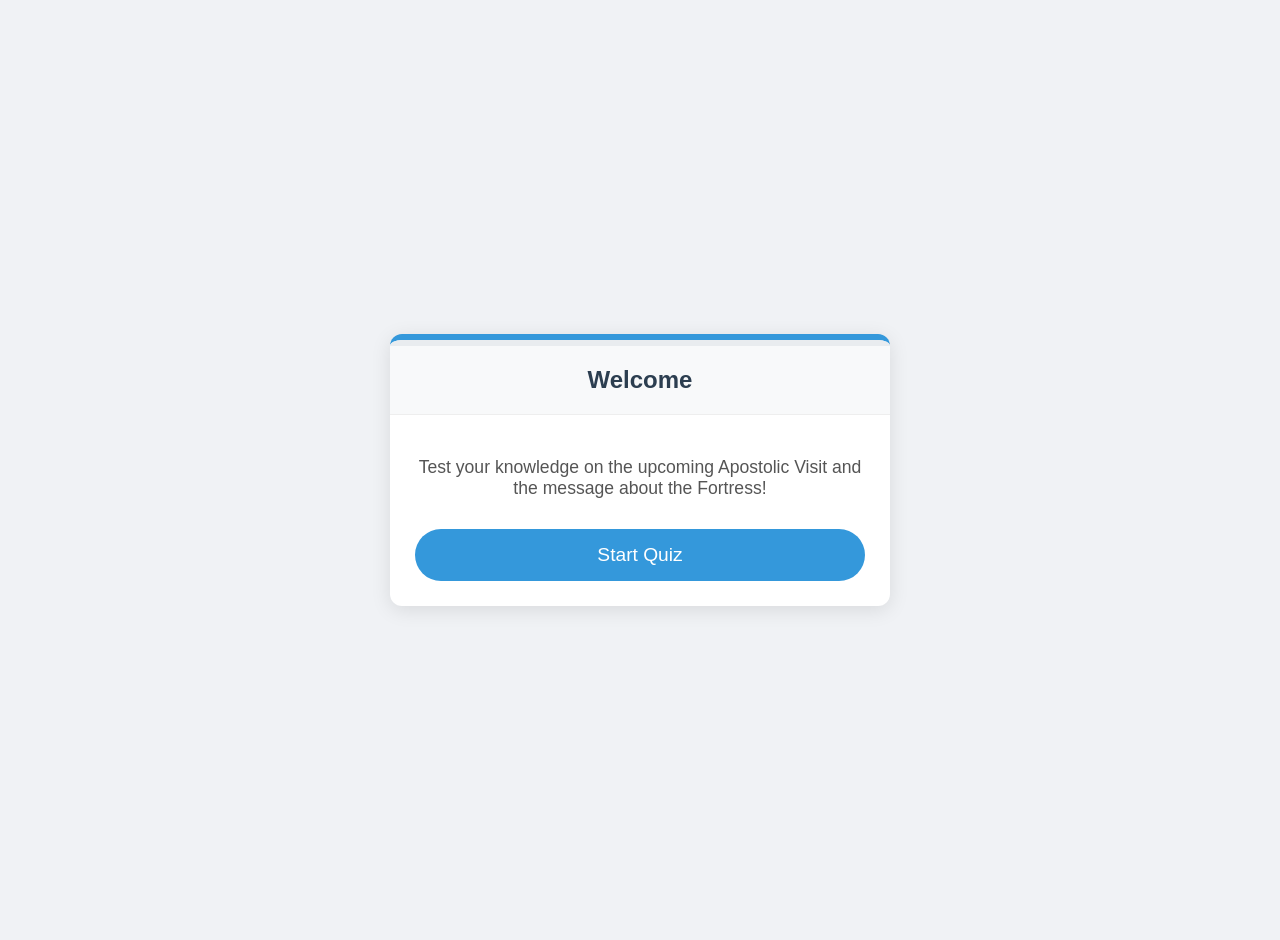
<file: 2025-12-07.html>
<!DOCTYPE html>
<html lang="en">
<head>
    <meta charset="UTF-8">
    <meta name="viewport" content="width=device-width, initial-scale=1.0">
    <title>New Horizons Quiz</title>
    <style>
        /* --- SIMPLE & CLEAN STYLING --- */
        body {
            font-family: 'Segoe UI', Helvetica, Arial, sans-serif;
            background-color: #f0f2f5;
            display: flex;
            justify-content: center;
            align-items: center;
            min-height: 100vh;
            margin: 0;
            padding: 20px;
        }

        .quiz-card {
            background-color: white;
            width: 100%;
            max-width: 500px;
            border-radius: 12px;
            box-shadow: 0 4px 20px rgba(0,0,0,0.1);
            overflow: hidden;
            border-top: 6px solid #3498db; /* Blue Accent */
        }

        .header {
            background-color: #f8f9fa;
            padding: 20px;
            text-align: center;
            border-bottom: 1px solid #eee;
        }

        .header h1 {
            margin: 0;
            color: #2c3e50;
            font-size: 1.5rem;
        }

        .progress-container {
            height: 6px;
            background-color: #e9ecef;
            width: 100%;
        }

        .progress-bar {
            height: 100%;
            background-color: #3498db;
            width: 0%;
            transition: width 0.3s;
        }

        .content {
            padding: 25px;
        }

        .question-text {
            font-size: 1.2rem;
            font-weight: 600;
            margin-bottom: 20px;
            color: #333;
        }

        .options-list {
            display: flex;
            flex-direction: column;
            gap: 10px;
        }

        .option-btn {
            padding: 15px;
            border: 2px solid #e0e0e0;
            background: white;
            border-radius: 8px;
            cursor: pointer;
            font-size: 1rem;
            text-align: left;
            transition: all 0.2s;
            color: #555;
        }

        .option-btn:hover {
            background-color: #f1f8ff;
            border-color: #3498db;
        }

        .correct {
            background-color: #d4edda !important;
            border-color: #28a745 !important;
            color: #155724 !important;
        }
        
        .wrong {
            background-color: #f8d7da !important;
            border-color: #dc3545 !important;
            color: #721c24 !important;
        }

        .feedback-area {
            margin-top: 20px;
            padding: 15px;
            border-radius: 8px;
            text-align: center;
            display: none;
            font-weight: bold;
        }

        .next-btn {
            margin-top: 15px;
            width: 100%;
            padding: 12px;
            background-color: #2c3e50;
            color: white;
            border: none;
            border-radius: 25px;
            font-size: 1rem;
            cursor: pointer;
            display: none;
        }
        
        .next-btn:hover {
            background-color: #1a252f;
        }

        .start-btn {
            background-color: #3498db;
            color: white;
            border: none;
            padding: 15px 30px;
            font-size: 1.2rem;
            border-radius: 30px;
            cursor: pointer;
            width: 100%;
        }

        #error-log {
            color: red; 
            padding: 20px; 
            display: none;
        }
    </style>
</head>
<body>

<div class="quiz-card">
    <div class="progress-container"><div class="progress-bar" id="progress"></div></div>
    
    <div class="header">
        <h1 id="title">Quiz Time</h1>
    </div>

    <div id="error-log"></div>

    <div class="content" id="quiz-body">
        <p style="text-align:center;">Loading...</p>
    </div>
</div>

<script>
    window.onerror = function(msg, url, line) {
        document.getElementById('error-log').style.display = 'block';
        document.getElementById('error-log').innerHTML = "Error: " + msg + "<br>Line: " + line;
    };

    /* FIXED QUIZ DATA */
    const quizData = [
        {
            question: "Who is the special guest visiting New Horizons next weekend?",
            options: [
                "The Prime Minister",
                "Dr. Woodroffe (The Apostle)",
                "A famous singer",
                "Just a surveyor"
            ],
            correct: 1,
            feedback: "Correct! Dr. Woodroffe is visiting to impart a gift."
        },
        {
            question: "Where is the Saturday meeting being held?",
            options: [
                "The Church Hall",
                "Coventry Cathedral",
                "The Techno Centre",
                "In the park"
            ],
            correct: 2,
            feedback: "That's right! It is at the Techno Centre at 9:30 AM."
        },
        {
            question: "Chris used an analogy of blind men touching an animal. What was it?",
            options: [
                "A Lion",
                "A Sheep",
                "An Elephant",
                "A Dove"
            ],
            correct: 2,
            feedback: "Yes! The elephant. One saw a rope, one saw a wall, but the Apostle sees the whole elephant."
        },
        {
            question: "We are called to build a 'Fortress'. What are the three levels?",
            options: [
                "Brick, Wood, and Stone",
                "Individual, Family, and Community",
                "Leaders, Deacons, and Members",
                "Past, Present, and Future"
            ],
            correct: 1,
            feedback: "Exactly. We build personal fortresses, family fortresses, and a community fortress."
        },
        {
            question: "Who 'saved Christmas' by making a quiet, righteous decision?",
            options: [
                "The Wise Men",
                "The Shepherds",
                "Joseph",
                "The Innkeeper"
            ],
            correct: 2,
            feedback: "Correct! Joseph decided not to expose Mary to public disgrace."
        },
        {
            question: "What is the 'Home Match' mentality?",
            options: [
                "We need to beat the visitors",
                "We just watch the show",
                "We set the atmosphere of faith",
                "We bring food only"
            ],
            correct: 2,
            feedback: "Yes! As the home team, our faith environment must be equal to or greater than the visitors."
        }
    ];

    let currentQuestion = 0;
    let score = 0;

    const quizBody = document.getElementById('quiz-body');
    const titleEl = document.getElementById('title');
    const progressEl = document.getElementById('progress');

    function init() {
        titleEl.innerText = "Welcome";
        quizBody.innerHTML = `
            <div style="text-align: center;">
                <p style="font-size: 1.1rem; color: #555; margin-bottom: 30px;">
                    Test your knowledge on the upcoming Apostolic Visit and the message about the Fortress!
                </p>
                <button class="start-btn" onclick="startQuiz()">Start Quiz</button>
            </div>
        `;
    }

    function startQuiz() {
        currentQuestion = 0;
        score = 0;
        loadQuestion();
    }

    function loadQuestion() {
        if (currentQuestion >= quizData.length) {
            showResults();
            return;
        }

        const data = quizData[currentQuestion];
        
        titleEl.innerText = "Question " + (currentQuestion + 1) + " of " + quizData.length;
        const pct = ((currentQuestion) / quizData.length) * 100;
        progressEl.style.width = pct + "%";

        let html = `<div class="question-text">${data.question}</div>`;
        html += `<div class="options-list">`;
        
        for (let i = 0; i < data.options.length; i++) {
            html += `<button class="option-btn" id="btn-${i}" onclick="checkAnswer(${i})">${data.options[i]}</button>`;
        }
        
        html += `</div>`;
        html += `<div id="feedback" class="feedback-area"></div>`;
        html += `<button id="nextBtn" class="next-btn" onclick="nextQ()">Next Question</button>`;

        quizBody.innerHTML = html;
    }

    window.checkAnswer = function(selectedIndex) {
        const data = quizData[currentQuestion];
        const feedbackEl = document.getElementById('feedback');
        const nextBtn = document.getElementById('nextBtn');
        
        const allBtns = document.querySelectorAll('.option-btn');
        allBtns.forEach(btn => btn.disabled = true);

        const selectedBtn = document.getElementById(`btn-${selectedIndex}`);

        if (selectedIndex === data.correct) {
            score++;
            selectedBtn.classList.add('correct');
            feedbackEl.style.display = 'block';
            feedbackEl.style.backgroundColor = '#d4edda';
            feedbackEl.style.color = '#155724';
            feedbackEl.innerText = "🎉 " + data.feedback;
            nextBtn.style.display = 'block';
        } else {
            selectedBtn.classList.add('wrong');
            feedbackEl.style.display = 'block';
            feedbackEl.style.backgroundColor = '#f8d7da';
            feedbackEl.style.color = '#721c24';
            feedbackEl.innerText = "❌ Incorrect. Try again on the next one!";
            
            document.getElementById(`btn-${data.correct}`).classList.add('correct');
            nextBtn.style.display = 'block';
        }
    };

    window.nextQ = function() {
        currentQuestion++;
        loadQuestion();
    };

    function showResults() {
        titleEl.innerText = "Quiz Complete!";
        progressEl.style.width = "100%";
        
        let msg = "Good effort!";
        if (score === quizData.length) msg = "Perfect Score! You are ready!";
        else if (score > quizData.length / 2) msg = "Great job!";

        quizBody.innerHTML = `
            <div style="text-align: center;">
                <h2 style="font-size: 3rem; color: #3498db; margin: 10px 0;">${score} / ${quizData.length}</h2>
                <p style="font-size: 1.2rem; color: #555;">${msg}</p>
                <button class="start-btn" onclick="startQuiz()">Play Again</button>
            </div>
        `;
    }

    init();

</script>

</body>
</html>
</file>
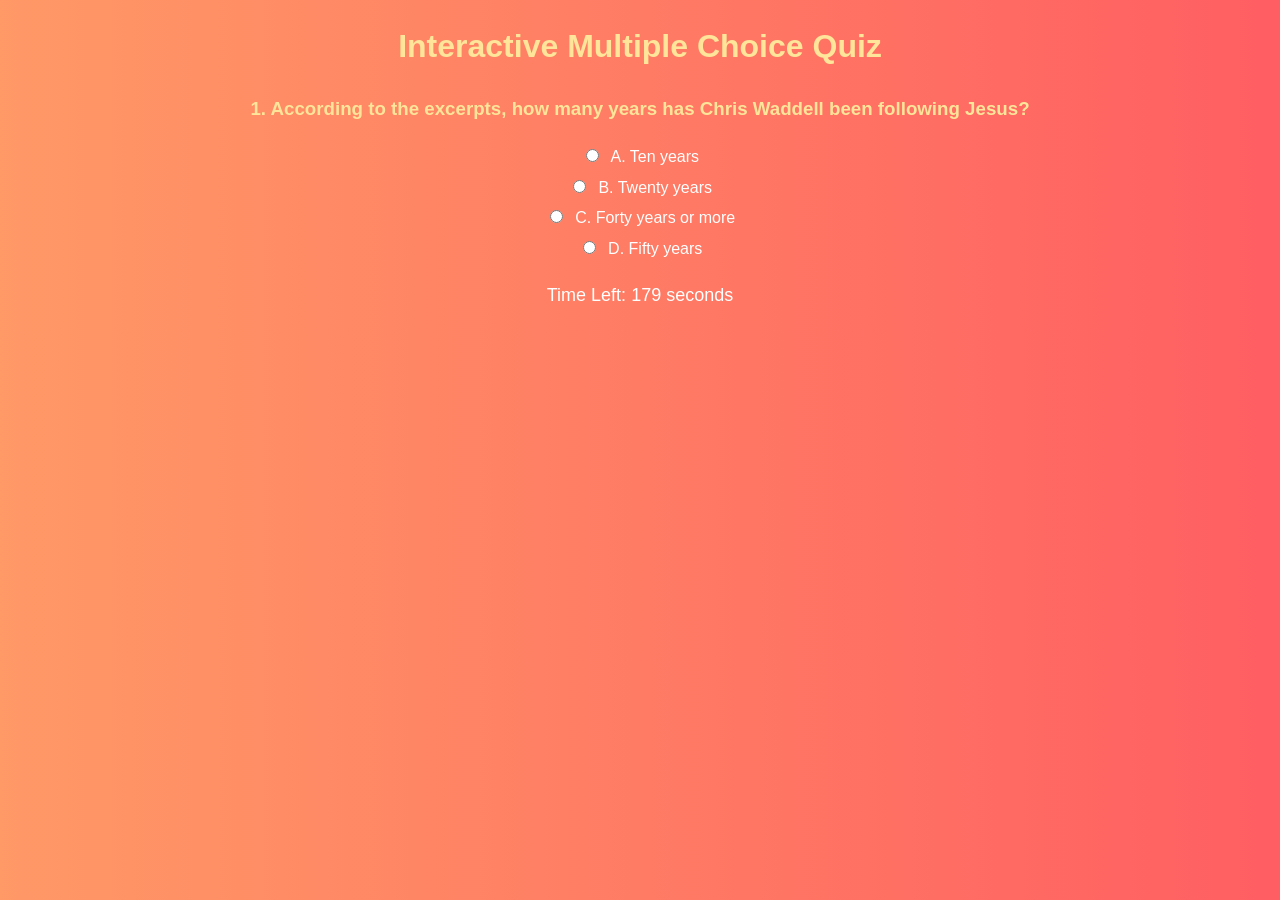
<file: 2025-12-22.html>
<!DOCTYPE html>
<html>
<head>
    <title>Multiple Choice Quiz</title>
    <style>
        body {
            font-family: Arial, sans-serif;
            margin: 20px;
            line-height: 1.6;
            text-align: center;
            background: linear-gradient(to right, #ff9966, #ff5e62); /* Colorful gradient background */
            color: white; /* Makes the text readable on the colorful gradient */
        }
        .slide {
            display: none;
        }
        .slide.active {
            display: block;
        }
        .question {
            margin-bottom: 20px;
        }
        .options label {
            display: block;
            margin-bottom: 5px;
            cursor: pointer;
        }
        .options input[type="radio"] {
            margin-right: 8px;
        }
        .timer {
            margin-top: 20px;
            font-size: 18px;
        }
        h1, h3 {
            color: #ffe599; /* Soft yellow for headings */
        }
    </style>
</head>
<body>
    <h1>Interactive Multiple Choice Quiz</h1>
    <div id="quiz-container">

        <!-- Question 1 -->
        <div class="slide active">
            <div class="question">
                <h3>1. According to the excerpts, how many years has Chris Waddell been following Jesus?</h3>
            </div>
            <div class="options">
                <label><input type="radio" name="q1" value="A" onclick="wrongAnswer()"> A. Ten years</label>
                <label><input type="radio" name="q1" value="B" onclick="wrongAnswer()"> B. Twenty years</label>
                <label><input type="radio" name="q1" value="C" onclick="nextSlide()"> C. Forty years or more</label>
                <label><input type="radio" name="q1" value="D" onclick="wrongAnswer()"> D. Fifty years</label>
            </div>
        </div>

        <!-- Question 2 -->
        <div class="slide">
            <div class="question">
                <h3>2. What phrase is used by Chris to describe death during the October 26 sermon?</h3>
            </div>
            <div class="options">
                <label><input type="radio" name="q2" value="A" onclick="wrongAnswer()"> A. A full stop</label>
                <label><input type="radio" name="q2" value="B" onclick="nextSlide()"> B. A comma, not a full stop</label>
                <label><input type="radio" name="q2" value="C" onclick="wrongAnswer()"> C. The end of the road</label>
                <label><input type="radio" name="q2" value="D" onclick="wrongAnswer()"> D. A final goodbye</label>
            </div>
        </div>

        <!-- Question 3 -->
        <div class="slide">
            <div class="question">
                <h3>3. Where is the Big Power Plant target for bombing mentioned in the context of the Ukraine update?</h3>
            </div>
            <div class="options">
                <label><input type="radio" name="q3" value="A" onclick="wrongAnswer()"> A. Kyiv</label>
                <label><input type="radio" name="q3" value="B" onclick="wrongAnswer()"> B. Lviv</label>
                <label><input type="radio" name="q3" value="C" onclick="nextSlide()"> C. Zapparishna (Zaporizhzhia)</label>
                <label><input type="radio" name="q3" value="D" onclick="wrongAnswer()"> D. Dnieper</label>
            </div>
        </div>

        <!-- Question 4 -->
        <div class="slide">
            <div class="question">
                <h3>4. What is the name of the project involving packing shoe boxes for children in need?</h3>
            </div>
            <div class="options">
                <label><input type="radio" name="q4" value="A" onclick="wrongAnswer()"> A. Project Heritage</label>
                <label><input type="radio" name="q4" value="B" onclick="nextSlide()"> B. Operation Christmas Child</label>
                <label><input type="radio" name="q4" value="C" onclick="wrongAnswer()"> C. The Samaritan Project</label>
                <label><input type="radio" name="q4" value="D" onclick="wrongAnswer()"> D. Hope Network</label>
            </div>
        </div>

        <!-- Question 5 -->
        <div class="slide">
            <div class="question">
                <h3>5. In the November 23 transcript, why is Roman and Angelica's family planning to move to Germany in January?</h3>
            </div>
            <div class="options">
                <label><input type="radio" name="q5" value="A" onclick="nextSlide()"> A. Because of Daniel's 18th birthday and potential conscription</label>
                <label><input type="radio" name="q5" value="B" onclick="wrongAnswer()"> B. To start a new business</label>
                <label><input type="radio" name="q5" value="C" onclick="wrongAnswer()"> C. To study at university</label>
                <label><input type="radio" name="q5" value="D" onclick="wrongAnswer()"> D. For a vacation</label>
            </div>
        </div>

        <!-- Question 6 -->
        <div class="slide">
            <div class="question">
                <h3>6. Which city is Jeremiah Mashotte from in Zimbabwe?</h3>
            </div>
            <div class="options">
                <label><input type="radio" name="q6" value="A" onclick="wrongAnswer()"> A. Bulawayo</label>
                <label><input type="radio" name="q6" value="B" onclick="nextSlide()"> B. Harare</label>
                <label><input type="radio" name="q6" value="C" onclick="wrongAnswer()"> C. Mutare</label>
                <label><input type="radio" name="q6" value="D" onclick="wrongAnswer()"> D. Gweru</label>
            </div>
        </div>

        <!-- Question 7 -->
        <div class="slide">
            <div class="question">
                <h3>7. How many platforms did Dr. Noel Woodruff give regarding the architecture of worship?</h3>
            </div>
            <div class="options">
                <label><input type="radio" name="q7" value="A" onclick="wrongAnswer()"> A. Three</label>
                <label><input type="radio" name="q7" value="B" onclick="wrongAnswer()"> B. Five</label>
                <label><input type="radio" name="q7" value="C" onclick="wrongAnswer()"> C. Six</label>
                <label><input type="radio" name="q7" value="D" onclick="nextSlide()"> D. Seven</label>
            </div>
        </div>

        <!-- Question 8 -->
        <div class="slide">
            <div class="question">
                <h3>8. According to the November 30 transcript, what is the 'native language' of the devil?</h3>
            </div>
            <div class="options">
                <label><input type="radio" name="q8" value="A" onclick="wrongAnswer()"> A. Chaos</label>
                <label><input type="radio" name="q8" value="B" onclick="wrongAnswer()"> B. Hatred</label>
                <label><input type="radio" name="q8" value="C" onclick="nextSlide()"> C. Lies</label>
                <label><input type="radio" name="q8" value="D" onclick="wrongAnswer()"> D. Murmuring</label>
            </div>
        </div>

        <!-- Question 9 -->
        <div class="slide">
            <div class="question">
                <h3>9. What does Dr. Woodruff say our attitude determines in the context of worship?</h3>
            </div>
            <div class="options">
                <label><input type="radio" name="q9" value="A" onclick="wrongAnswer()"> A. Our latitude</label>
                <label><input type="radio" name="q9" value="B" onclick="nextSlide()"> B. Our altitude</label>
                <label><input type="radio" name="q9" value="C" onclick="wrongAnswer()"> C. Our gratitude</label>
                <label><input type="radio" name="q9" value="D" onclick="wrongAnswer()"> D. Our fortitude</label>
            </div>
        </div>

        <!-- Question 10 -->
        <div class="slide">
            <div class="question">
                <h3>10. Approximately how long did the Wise Men travel from Persia to Jerusalem?</h3>
            </div>
            <div class="options">
                <label><input type="radio" name="q10" value="A" onclick="wrongAnswer()"> A. One week</label>
                <label><input type="radio" name="q10" value="B" onclick="wrongAnswer()"> B. One month</label>
                <label><input type="radio" name="q10" value="C" onclick="nextSlide()"> C. Three months</label>
                <label><input type="radio" name="q10" value="D" onclick="wrongAnswer()"> D. Seven hundred years</label>
            </div>
        </div>

        <!-- End page -->
        <div class="slide">
            <h2>Congratulations! You completed the quiz.</h2>
            <p>Your timing and answers were recorded. Well done!</p>
        </div>

    </div>

    <!-- Timer -->
    <div class="timer">
        Time Left: <span id="timer">180</span> seconds
    </div>

    <script>
        let currentSlide = 0;
        const slides = document.querySelectorAll('.slide');
        const timerElement = document.getElementById('timer');
        let timeLeft = 180;

        // Function to show the next slide
        function nextSlide() {
            if (currentSlide < slides.length - 1) {
                slides[currentSlide].classList.remove('active');
                currentSlide++;
                slides[currentSlide].classList.add('active');
            }
        }

        // Function to handle incorrect answers
        function wrongAnswer() {
            alert('Incorrect answer. Please try again!');
        }

        // Timer countdown
        const timer = setInterval(() => {
            timeLeft--;
            timerElement.textContent = timeLeft;
            if (timeLeft <= 0) {
                clearInterval(timer);
                alert('Time is up! The quiz is over.');
                document.getElementById('quiz-container').innerHTML = '<h2>Time is up! The quiz has ended.</h2>';
            }
        }, 1000);
    </script>
</body>
</html>
</file>
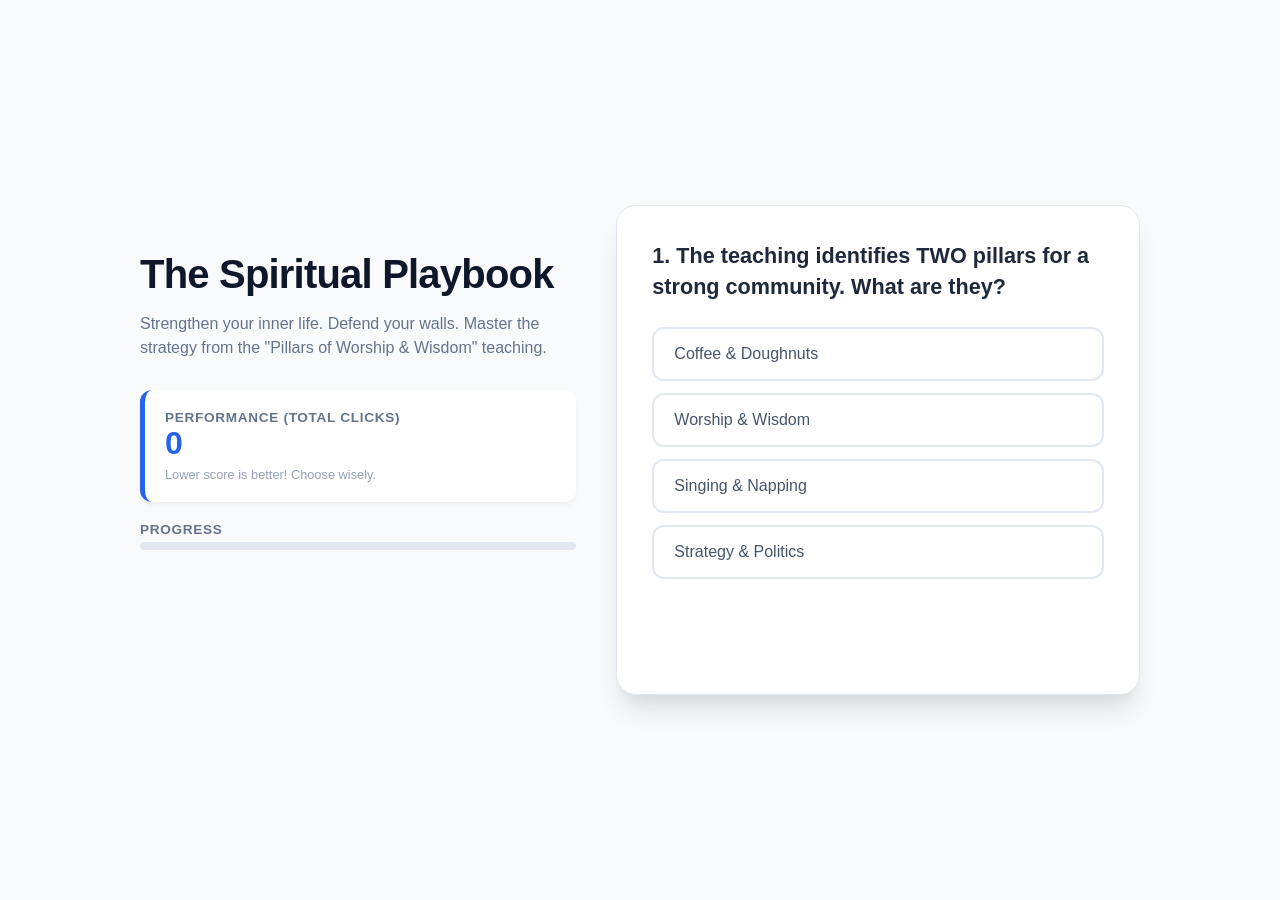
<file: 2025_11_16.html>
<!DOCTYPE html>
<html lang="en">
<head>
    <meta charset="UTF-8">
    <meta name="viewport" content="width=device-width, initial-scale=1.0">
    <title>The Spiritual Playbook Challenge</title>
    <style>
        :root {
            --primary: #2563eb;
            --primary-dark: #1e40af;
            --success: #16a34a;
            --success-bg: #dcfce7;
            --warning: #ca8a04;
            --danger: #dc2626;
            --danger-bg: #fee2e2;
            --bg-color: #f8fafc;
            --text-main: #1e293b;
            --text-light: #64748b;
        }

        * { box-sizing: border-box; }

        body {
            font-family: 'Segoe UI', Tahoma, Geneva, Verdana, sans-serif;
            background-color: var(--bg-color);
            color: var(--text-main);
            display: flex;
            justify-content: center;
            align-items: center;
            min-height: 100vh;
            margin: 0;
            padding: 20px;
        }

        /* Layout Grid: Title Left, Quiz Right */
        .playbook-layout {
            display: grid;
            grid-template-columns: 1fr 1.2fr; /* Title side smaller, Quiz side larger */
            gap: 40px;
            max-width: 1000px;
            width: 100%;
            align-items: start;
        }

        /* Left Side: Branding & Stats */
        .intro-panel {
            padding-top: 20px;
        }

        h1 {
            font-size: 2.5rem;
            line-height: 1.1;
            margin-bottom: 10px;
            color: #0f172a;
            letter-spacing: -0.02em;
        }

        .subtitle {
            color: var(--text-light);
            font-size: 1rem;
            margin-bottom: 30px;
            line-height: 1.5;
        }

        .stats-card {
            background: white;
            padding: 20px;
            border-radius: 12px;
            box-shadow: 0 4px 6px -1px rgba(0, 0, 0, 0.05);
            margin-bottom: 20px;
            border-left: 5px solid var(--primary);
        }

        .score-label {
            font-size: 0.85rem;
            text-transform: uppercase;
            letter-spacing: 0.05em;
            color: var(--text-light);
            font-weight: bold;
        }

        .score-value {
            font-size: 2rem;
            font-weight: 800;
            color: var(--primary);
        }

        .progress-container {
            margin-top: 15px;
        }

        .progress-bar {
            width: 100%;
            height: 8px;
            background-color: #e2e8f0;
            border-radius: 4px;
            overflow: hidden;
        }

        .progress-fill {
            height: 100%;
            background-color: var(--success);
            width: 0%;
            transition: width 0.4s cubic-bezier(0.4, 0, 0.2, 1);
        }

        /* Right Side: The Quiz Card */
        .quiz-card {
            background: white;
            border-radius: 20px;
            box-shadow: 0 20px 25px -5px rgba(0, 0, 0, 0.1), 0 10px 10px -5px rgba(0, 0, 0, 0.04);
            padding: 35px;
            min-height: 400px;
            display: flex;
            flex-direction: column;
            justify-content: center;
            position: relative;
            border: 1px solid #e2e8f0;
        }

        .question-text {
            font-size: 1.35rem;
            font-weight: 700;
            margin-bottom: 25px;
            color: #1e293b;
            line-height: 1.4;
        }

        .options-grid {
            display: grid;
            grid-template-columns: 1fr;
            gap: 12px;
            width: 100%;
        }

        button.option-btn {
            background: #ffffff;
            border: 2px solid #e2e8f0;
            padding: 16px 20px;
            border-radius: 12px;
            font-size: 1rem;
            cursor: pointer;
            transition: all 0.2s ease;
            color: #475569;
            font-weight: 500;
            text-align: left;
            width: 100%;
            position: relative;
        }

        button.option-btn:hover {
            border-color: var(--primary);
            background-color: #f8fafc;
            transform: translateY(-2px);
            box-shadow: 0 4px 6px -1px rgba(0, 0, 0, 0.05);
        }

        button.option-btn.correct {
            background-color: var(--success-bg);
            color: #14532d;
            border-color: var(--success);
            font-weight: 700;
        }

        button.option-btn.wrong {
            background-color: var(--danger-bg);
            border-color: var(--danger);
            color: #7f1d1d;
            animation: shake 0.4s cubic-bezier(.36,.07,.19,.97) both;
        }

        /* Sequence specific styles */
        #seq-grid {
            display: flex;
            flex-wrap: wrap;
            gap: 10px;
        }
        
        #seq-grid button {
            width: auto;
            flex: 1 1 45%;
            text-align: center;
        }

        .feedback-area {
            margin-top: 20px;
            min-height: 60px;
            display: flex;
            align-items: center;
            justify-content: space-between;
        }

        .feedback-msg {
            font-weight: 600;
            font-size: 0.95rem;
            padding: 10px;
            border-radius: 8px;
            flex-grow: 1;
            margin-right: 10px;
        }

        .next-btn {
            padding: 12px 24px;
            background-color: #0f172a;
            color: white;
            border: none;
            border-radius: 8px;
            font-size: 1rem;
            font-weight: bold;
            cursor: pointer;
            display: none;
            animation: popIn 0.3s ease-out;
            white-space: nowrap;
        }
        
        .next-btn:hover { background-color: var(--primary); }

        /* End Screen */
        .end-screen {
            text-align: center;
        }
        .end-rank {
            font-size: 1.5rem;
            font-weight: 800;
            color: var(--primary);
            margin: 20px 0;
        }

        .hidden { display: none !important; }

        /* Responsive Design */
        @media (max-width: 800px) {
            .playbook-layout {
                grid-template-columns: 1fr;
                gap: 20px;
            }
            h1 { font-size: 2rem; }
            .intro-panel { padding-top: 0; text-align: center; }
            .stats-card { display: inline-block; width: 100%; text-align: left; }
        }

        @keyframes shake {
            10%, 90% { transform: translate3d(-1px, 0, 0); }
            20%, 80% { transform: translate3d(2px, 0, 0); }
            30%, 50%, 70% { transform: translate3d(-4px, 0, 0); }
            40%, 60% { transform: translate3d(4px, 0, 0); }
        }

        @keyframes popIn {
            0% { transform: scale(0.8); opacity: 0; }
            100% { transform: scale(1); opacity: 1; }
        }
    </style>
</head>
<body>

    <div class="playbook-layout">
        
        <div class="intro-panel">
            <h1>The Spiritual Playbook</h1>
            <p class="subtitle">Strengthen your inner life. Defend your walls. Master the strategy from the "Pillars of Worship & Wisdom" teaching.</p>
            
            <div class="stats-card">
                <div class="score-label">Performance (Total Clicks)</div>
                <div class="score-value" id="score">0</div>
                <p style="font-size: 0.8rem; color: #94a3b8; margin: 5px 0 0 0;">Lower score is better! Choose wisely.</p>
            </div>

            <div class="progress-container">
                <div class="score-label" style="margin-bottom: 5px;">Progress</div>
                <div class="progress-bar">
                    <div class="progress-fill" id="progress"></div>
                </div>
            </div>
        </div>

        <div class="quiz-card">
            
            <div id="quiz-content">
                </div>

            <div class="feedback-area">
                <div id="feedback" class="feedback-msg"></div>
                <button id="next-btn" class="next-btn">Next ➡</button>
            </div>

            <div id="end-screen" class="end-screen hidden">
                <h2 style="color:var(--success); font-size: 2rem; margin-bottom: 10px;">Mission Accomplished!</h2>
                <p>You have completed the playbook strategy.</p>
                <div class="end-rank" id="final-rank"></div>
                <p id="final-score-text" style="color: var(--text-light);"></p>
                <button class="option-btn" onclick="location.reload()" style="background: #0f172a; color: white; margin-top: 20px; border:none;">Restart Training</button>
            </div>

        </div>
    </div>

<script>
document.addEventListener('DOMContentLoaded', () => {
    
    // --- Quiz Data ---
    const questions = [
        {
            type: 'mc',
            q: "1. The teaching identifies TWO pillars for a strong community. What are they?",
            options: [
                "Coffee & Doughnuts",
                "Worship & Wisdom", 
                "Singing & Napping",
                "Strategy & Politics"
            ],
            answer: 1,
            correctMsg: "Correct! Strengthening Inner Life (Worship) & Defending Outer Walls (Wisdom).",
            wrongMsg: "Not quite! While doughnuts are nice, we need spiritual foundations. Try again."
        },
        {
            type: 'mc',
            q: "2. In Genesis 3:1, the enemy's 'Big Gun' is described not as force, but as...",
            options: [
                "A really loud roar",
                "Sharp teeth",
                "Craftiness",
                "The ability to slither"
            ],
            answer: 2,
            correctMsg: "Spot on. 'The serpent was more crafty...' It is a mental battle of deception.",
            wrongMsg: "Think more subtle. He tries to trick the mind, not scare it with noise."
        },
        {
            type: 'sequence',
            q: "3. Click these enemy tactics in the correct order (The Craftiness Cycle):",
            items: ["Plant Doubt", "Twist Meaning", "Elevate Self-Judgment", "Negotiate Loopholes"],
            answer: [0, 1, 2, 3],
            correctMsg: "Perfect sequence! Doubt -> Twist -> Elevate Self -> Find Loopholes.",
            wrongMsg: "Incorrect order. Remember, it starts with the question: 'Did God really say?'"
        },
        {
            type: 'mc',
            q: "4. Worship has a 'horizontal' component. What does this mean?",
            options: [
                "We must worship while lying down",
                "We declare truths to one another",
                "It balances out the vertical bass notes",
                "We hold hands in a straight line"
            ],
            answer: 1,
            correctMsg: "Exactly! 'I will declare your name to my brothers.' It strengthens the body.",
            wrongMsg: "Not literally horizontal! It's about the people standing next to you."
        },
        {
            type: 'mc',
            q: "5. The Hebrew word 'Arum' means 'Crafty' in darkness, but in the light it translates to:",
            options: [
                "Prudent / Wise",
                "Sneaky",
                "Delicious",
                "Confused"
            ],
            answer: 0,
            correctMsg: "Yes! In the light, it becomes wisdom, good sense, and prudence.",
            wrongMsg: "Nope! Think of a virtue that involves thinking ahead."
        },
        {
            type: 'mc',
            q: "6. What is the definition given for 'Sincerity' based on the historical statue analogy?",
            options: [
                "Being very loud",
                "Having 'No Wax' (No hidden cracks)",
                "Crying while speaking",
                "Being perfectly polished"
            ],
            answer: 1,
            correctMsg: "That's it! 'No wax' means no hidden cracks that show up under sunlight.",
            wrongMsg: "Good guess, but look for the specific analogy about fixing cracks in statues."
        },
        {
            type: 'mc',
            q: "7. Complete the quote: 'Nothing in the kingdom of God just emerges with time. Everything is...'",
            options: [
                "Microwaved",
                "Built",
                "Downloaded",
                "Accidental"
            ],
            answer: 1,
            correctMsg: "Amen. It takes intentional effort. 'Everything in the kingdom of God is built.'",
            wrongMsg: "Incorrect! It requires more sweat equity than that."
        },
        {
            type: 'mc',
            q: "8. What is the enemy's mission as defined in the teaching?",
            options: [
                "To mildly annoy and distract",
                "To steal, kill, and destroy",
                "To make you late for work",
                "To steal your lunch money"
            ],
            answer: 1,
            correctMsg: "Correct. It is an existential battle. He is not here to negotiate.",
            wrongMsg: "He's worse than a schoolyard bully. Think bigger stakes."
        },
        {
            type: 'mc',
            q: "9. How does a strong sense of MISSION protect you?",
            options: [
                "It gives you a cool badge",
                "It clarifies the mind and defines boundaries",
                "It makes you travel a lot",
                "It gives you a bigger budget"
            ],
            answer: 1,
            correctMsg: "Right! It clarifies you are sent by God and makes certain lifestyles 'not permitted.'",
            wrongMsg: "Not quite. Focus on internal mental protection and boundaries."
        },
        {
            type: 'mc',
            q: "10. In the context of Spiritual Defense, what protects your mind specifically?",
            options: [
                "The Helmet of Salvation",
                "The Beanie of Belief",
                "The Cap of Courage",
                "Positive Thinking"
            ],
            answer: 0,
            correctMsg: "Yes. You need to guard your inner dialogue against the landing strips of the enemy.",
            wrongMsg: "Fashionable, but not biblical armor! Try again."
        },
        {
            type: 'mc',
            q: "11. The Greek word 'Haplotes' is the antidote to craftiness. What does it mean?",
            options: [
                "Simplicity / Singleness of heart",
                "Complexity",
                "Hyper-activity",
                "A type of Greek yogurt"
            ],
            answer: 0,
            correctMsg: "Correct! Simplicity in Christ—integrity and finalized devotion.",
            wrongMsg: "Tasty guess, but no. We are looking for a focused state of heart."
        },
        {
            type: 'mc',
            q: "12. The teaching mentions a 'Launch Site'. What does a spiritual attack reveal?",
            options: [
                "That the enemy has GPS issues",
                "The location/strategy the enemy is firing from",
                "That you should move houses",
                "Nothing at all"
            ],
            answer: 1,
            correctMsg: "Exactly. If he attacks your faith, you know he is firing from a place of doubt. Counter it!",
            wrongMsg: "Incorrect. The attack itself gives you intelligence on the enemy's position."
        },
        {
            type: 'mc',
            q: "13. The GCL meeting identified how many 'platforms' or areas to pay attention to?",
            options: [
                "10",
                "3",
                "6",
                "42"
            ],
            answer: 2,
            correctMsg: "Right. Six platforms were identified for this season.",
            wrongMsg: "Not quite. Think of a half-dozen."
        },
        {
            type: 'mc',
            q: "14. Regarding your mission track: 'You never get off the truck until...'",
            options: [
                "You get bored",
                "It runs out of gas",
                "God releases you / It is done",
                "It's lunchtime"
            ],
            answer: 2,
            correctMsg: "That's the spirit. Finalized devotion means you stay on track until the very end.",
            wrongMsg: "No stopping for snacks! It's a lifelong mission."
        },
        {
            type: 'mc',
            q: "15. If the enemy whispers 'Did God really say?', what is the 'Prudent' response?",
            options: [
                "Start a debate club",
                "Flip a coin to decide",
                "Retreat into the safety of God's Word (Truth)",
                "Google it"
            ],
            answer: 2,
            correctMsg: "Correct. Don't judge the Word; let the Word judge the situation.",
            wrongMsg: "Don't debate the devil on his terms. Run immediately to the Truth."
        }
    ];

    // --- Variables ---
    let currentQIndex = 0;
    let clicks = 0;
    let isQuestionActive = true;
    let seqProgress = [];

    // --- DOM Elements ---
    const scoreElement = document.getElementById('score');
    const quizContent = document.getElementById('quiz-content');
    const nextButton = document.getElementById('next-btn');
    const feedbackDiv = document.getElementById('feedback');
    const progressBar = document.getElementById('progress');
    const endScreen = document.getElementById('end-screen');

    // --- Logic ---
    
    function initQuiz() {
        renderQuestion();
    }

    function incrementClick() {
        clicks++;
        scoreElement.innerText = clicks;
    }

    function updateProgress() {
        const pct = (currentQIndex / questions.length) * 100;
        progressBar.style.width = `${pct}%`;
    }

    function renderQuestion() {
        isQuestionActive = true;
        nextButton.style.display = "none";
        feedbackDiv.innerHTML = "";
        feedbackDiv.className = "feedback-msg"; 
        feedbackDiv.style.backgroundColor = "transparent";
        
        if (currentQIndex >= questions.length) {
            endQuiz();
            return;
        }

        const q = questions[currentQIndex];
        
        let html = `<div class="question-text">${q.q}</div>`;

        if (q.type === 'mc') {
            html += `<div class="options-grid">`;
            q.options.forEach((opt, index) => {
                html += `<button class="option-btn" data-idx="${index}">${opt}</button>`;
            });
            html += `</div>`;
        } 
        else if (q.type === 'sequence') {
            html += `<p style="font-size:0.9rem; color:#64748b; margin-bottom:15px;">(Click items in the correct order)</p>`;
            html += `<div class="options-grid" id="seq-grid">`;
            
            // Shuffle
            let indices = q.items.map((_, i) => i);
            indices.sort(() => Math.random() - 0.5);
            
            indices.forEach(i => {
                html += `<button class="option-btn seq-btn" data-idx="${i}">${q.items[i]}</button>`;
            });
            html += `</div>`;
            seqProgress = [];
        }

        quizContent.innerHTML = html;
        updateProgress();

        // Event Listeners
        if (q.type === 'mc') {
            document.querySelectorAll('.option-btn').forEach(btn => {
                btn.addEventListener('click', function() {
                    handleMC(parseInt(this.dataset.idx), this);
                });
            });
        } else if (q.type === 'sequence') {
            document.querySelectorAll('.seq-btn').forEach(btn => {
                btn.addEventListener('click', function() {
                    handleSeq(parseInt(this.dataset.idx), this);
                });
            });
        }
    }

    function handleMC(selectedIndex, btnElement) {
        if (!isQuestionActive) return; 
        incrementClick();

        const q = questions[currentQIndex];

        if (selectedIndex === q.answer) {
            // Correct
            btnElement.classList.add('correct');
            feedbackDiv.innerHTML = q.correctMsg;
            feedbackDiv.style.color = "#166534";
            feedbackDiv.style.backgroundColor = "#dcfce7";
            isQuestionActive = false;
            nextButton.style.display = "inline-block";
        } else {
            // Wrong
            btnElement.classList.add('wrong');
            feedbackDiv.innerHTML = q.wrongMsg;
            feedbackDiv.style.color = "#991b1b";
            feedbackDiv.style.backgroundColor = "#fee2e2";
        }
    }

    function handleSeq(index, btnElement) {
        if (!isQuestionActive) return;
        if (btnElement.classList.contains('correct')) return;

        incrementClick();
        const q = questions[currentQIndex];
        const expectedIndex = q.answer[seqProgress.length];

        if (index === expectedIndex) {
            // Correct
            btnElement.classList.add('correct');
            seqProgress.push(index);

            if (seqProgress.length === q.answer.length) {
                feedbackDiv.innerHTML = q.correctMsg;
                feedbackDiv.style.color = "#166534";
                feedbackDiv.style.backgroundColor = "#dcfce7";
                isQuestionActive = false;
                nextButton.style.display = "inline-block";
            }
        } else {
            // Wrong
            btnElement.classList.add('wrong');
            feedbackDiv.innerHTML = q.wrongMsg;
            feedbackDiv.style.color = "#991b1b";
            feedbackDiv.style.backgroundColor = "#fee2e2";
            
            // Reset
            setTimeout(() => {
                const allBtns = document.querySelectorAll('.seq-btn');
                allBtns.forEach(b => b.classList.remove('correct', 'wrong'));
                seqProgress = [];
                feedbackDiv.innerHTML = ""; 
                feedbackDiv.style.backgroundColor = "transparent";
            }, 1500);
        }
    }

    // Navigation
    nextButton.addEventListener('click', () => {
        currentQIndex++;
        renderQuestion();
    });

    function endQuiz() {
        quizContent.classList.add('hidden');
        document.querySelector('.feedback-area').classList.add('hidden');
        endScreen.classList.remove('hidden');
        document.querySelector('.progress-bar').style.width = "100%";
        
        const finalScore = document.getElementById('final-score-text');
        finalScore.innerText = `Total Clicks: ${clicks}`;

        const rankMsg = document.getElementById('final-rank');
        
        if(clicks <= 16) {
            rankMsg.innerText = "RANK: Prudent Master Builder (Perfect Score)";
        } else if (clicks <= 22) {
            rankMsg.innerText = "RANK: Spiritual Architect (Great Job)";
        } else {
            rankMsg.innerText = "RANK: Warrior in Training (Keep Building!)";
        }
    }

    // Start
    initQuiz();
});
</script>

</body>
</html>
</file>
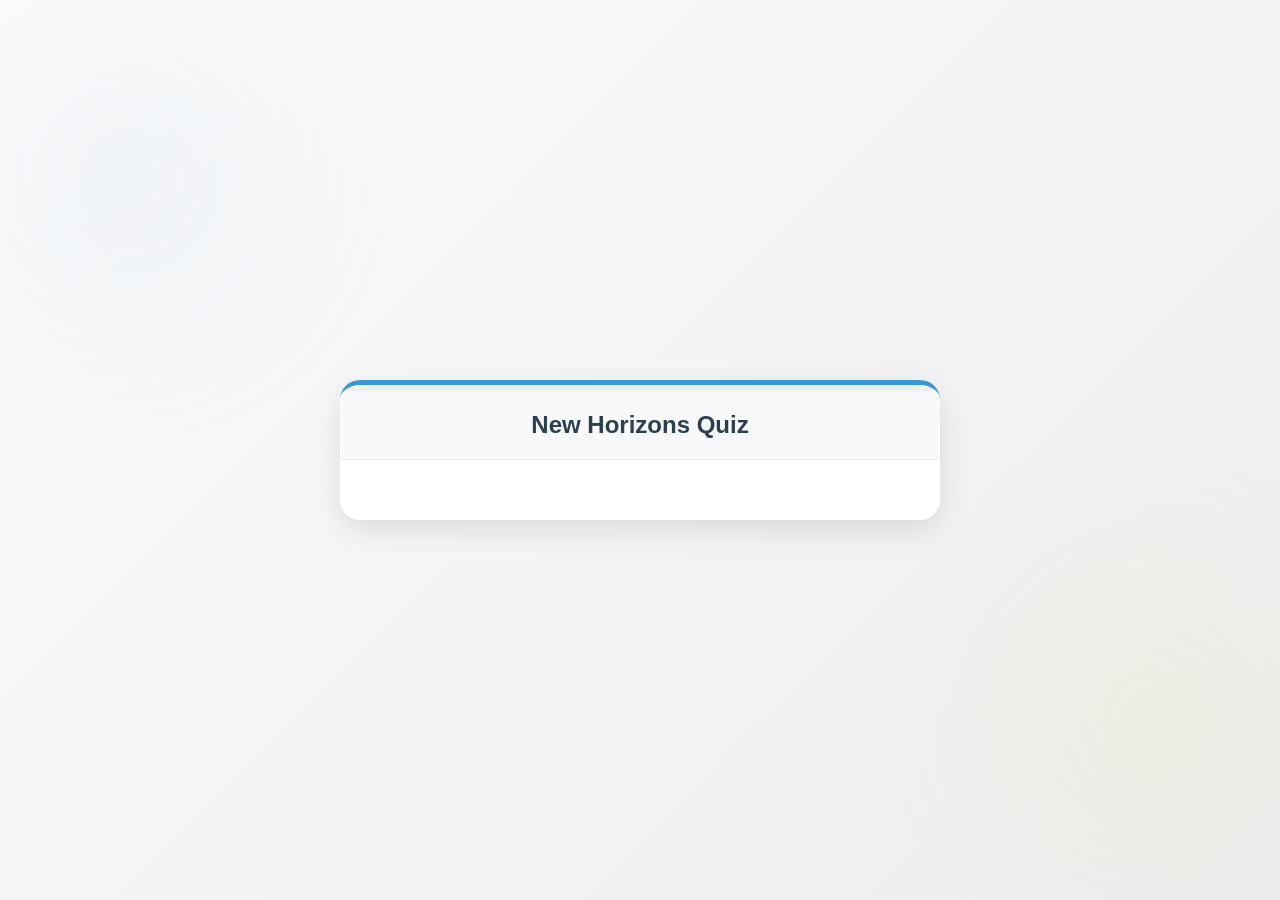
<file: 2025_12_07.html>
<!DOCTYPE html>
<html lang="en">
<head>
    <meta charset="UTF-8">
    <meta name="viewport" content="width=device-width, initial-scale=1.0">
    <title>New Horizons Interactive Quiz</title>
    <style>
        :root {
            --primary: #2c3e50;
            --accent: #3498db;
            --success: #27ae60;
            --error: #c0392b;
            --gold: #f1c40f;
            --bg-gradient: linear-gradient(135deg, #fdfbfb 0%, #ebedee 100%);
        }

        body {
            font-family: 'Segoe UI', Tahoma, Geneva, Verdana, sans-serif;
            background: var(--bg-gradient);
            margin: 0;
            min-height: 100vh;
            display: flex;
            justify-content: center;
            align-items: center;
            color: #333;
        }

        /* Fun Church Themed Background Pattern */
        body::before {
            content: "";
            position: fixed;
            top: 0; left: 0; right: 0; bottom: 0;
            background-image: 
                radial-gradient(circle at 10% 20%, rgba(52, 152, 219, 0.05) 0%, transparent 20%),
                radial-gradient(circle at 90% 80%, rgba(241, 196, 15, 0.05) 0%, transparent 20%);
            z-index: -1;
            pointer-events: none;
        }

        .container {
            width: 90%;
            max-width: 600px;
            background: white;
            border-radius: 20px;
            box-shadow: 0 10px 30px rgba(0,0,0,0.1);
            overflow: hidden;
            position: relative;
            border-top: 5px solid var(--accent);
        }

        .header {
            background-color: #f8f9fa;
            padding: 20px;
            text-align: center;
            border-bottom: 1px solid #eee;
        }

        .header h1 {
            margin: 0;
            color: var(--primary);
            font-size: 1.5rem;
        }

        .progress-bar {
            height: 6px;
            background: #eee;
            width: 100%;
        }

        .progress-fill {
            height: 100%;
            background: var(--accent);
            width: 0%;
            transition: width 0.3s ease;
        }

        .content {
            padding: 30px;
        }

        /* Question Styles */
        .question-text {
            font-size: 1.2rem;
            font-weight: 600;
            margin-bottom: 25px;
            color: var(--primary);
        }

        .options-grid {
            display: grid;
            gap: 12px;
        }

        .btn {
            padding: 15px 20px;
            border: 2px solid #e0e0e0;
            background: white;
            border-radius: 10px;
            cursor: pointer;
            font-size: 1rem;
            text-align: left;
            transition: all 0.2s;
            width: 100%;
            color: #555;
        }

        .btn:hover {
            border-color: var(--accent);
            background-color: #f0f8ff;
        }

        .btn.correct {
            background-color: #d4edda;
            border-color: var(--success);
            color: var(--success);
        }

        .btn.wrong {
            background-color: #f8d7da;
            border-color: var(--error);
            color: var(--error);
            animation: shake 0.4s cubic-bezier(.36,.07,.19,.97) both;
        }

        /* Feedback Section */
        .feedback {
            margin-top: 20px;
            padding: 15px;
            border-radius: 8px;
            display: none;
            text-align: center;
            font-weight: bold;
        }
        .feedback.show { display: block; }
        .feedback.success { background: #d4edda; color: #155724; }
        .feedback.error { background: #f8d7da; color: #721c24; }

        /* Next Button */
        .next-btn {
            background-color: var(--primary);
            color: white;
            border: none;
            padding: 12px 30px;
            border-radius: 25px;
            font-weight: bold;
            margin-top: 20px;
            cursor: pointer;
            display: none; /* Hidden until answered */
            margin-left: auto;
            margin-right: auto;
        }
        .next-btn:hover { background-color: #34495e; }

        /* Matching Game Styles */
        .matching-area {
            display: flex;
            justify-content: space-between;
            gap: 10px;
        }
        .match-column {
            display: flex;
            flex-direction: column;
            gap: 10px;
            width: 48%;
        }
        .match-item {
            padding: 15px;
            border: 2px solid #ddd;
            border-radius: 8px;
            background: #fff;
            cursor: pointer;
            font-size: 0.9rem;
            text-align: center;
        }
        .match-item.selected {
            border-color: var(--accent);
            background-color: #eaf2f8;
        }
        .match-item.matched {
            border-color: var(--success);
            background-color: #d4edda;
            opacity: 0.6;
            pointer-events: none;
        }

        /* Animations */
        @keyframes shake {
            10%, 90% { transform: translate3d(-1px, 0, 0); }
            20%, 80% { transform: translate3d(2px, 0, 0); }
            30%, 50%, 70% { transform: translate3d(-4px, 0, 0); }
            40%, 60% { transform: translate3d(4px, 0, 0); }
        }

        /* Intro & Outro */
        .intro-screen, .outro-screen {
            text-align: center;
        }
        .start-btn {
            background: var(--accent);
            color: white;
            font-size: 1.2rem;
            padding: 15px 40px;
            border-radius: 30px;
            border: none;
            cursor: pointer;
            box-shadow: 0 4px 15px rgba(52, 152, 219, 0.4);
            margin-top: 20px;
        }
        .score-display {
            font-size: 3rem;
            color: var(--accent);
            font-weight: bold;
            margin: 20px 0;
        }
    </style>
</head>
<body>

<div class="container">
    <div class="progress-bar"><div class="progress-fill" id="progress"></div></div>
    
    <div class="header">
        <h1 id="quiz-title">New Horizons Quiz</h1>
    </div>

    <div class="content" id="quiz-content">
        </div>
</div>

<script>
    // --- QUIZ DATA ---
    // Source: 2025 12 07.txt and PDFs
    
    const questions = [
        {
            type: "intro",
            title: "Ready for the Visit?",
            text: "Test your knowledge on the upcoming Apostolic Visit and the message about the Fortress!",
            btnText: "Start Quiz"
        },
        // Q1
        {
            type: "choice",
            question: "Who is the special guest visiting New Horizons next weekend?",
            options: [
                "The Prime Minister",
                "Dr. Woodruff (The Apostle)", 
                "A famous worship leader",
                "Just a surveyor"
            ],
            correctIndex: 1,
            feedback: "Correct! [cite_start]Dr. Woodruff is visiting to bring impartation. [cite: 3]"
        },
        // Q2
        {
            type: "choice",
            question: "Where will the Saturday meeting be held?",
            options: [
                "The Church Hall",
                "Coventry Cathedral",
                "The Techno Centre",
                "In the park"
            ],
            correctIndex: 2,
            feedback: "That's right! [cite_start]It's at the Techno Centre at 9:30 AM. [cite: 100]"
        },
        // Q3
        {
            type: "choice",
            question: "Dr. Woodruff used an analogy about blind men touching an animal to explain perspective. What animal was it?",
            options: [
                "A Lion",
                "A Sheep",
                "An Elephant",
                "A Dove"
            ],
            correctIndex: 2,
            feedback: "Yes! The elephant. [cite_start]One sees a rope, one sees a wall, but the Apostle sees the whole elephant. [cite: 401]"
        },
        // Q4
        {
            type: "choice",
            question: "We are called to build a 'Fortress'. What are the three levels of this fortress?",
            options: [
                "Brick, Wood, and Stone",
                "Individual, Family, and Community",
                "Elders, Deacons, and Members",
                "Past, Present, and Future"
            ],
            correctIndex: 1,
            feedback: "Exactly. [cite_start]We build personal fortresses, family fortresses, and a community fortress. [cite: 457, 485]"
        },
        // Q5 - Christmas/Joseph
        {
            type: "choice",
            question: "In the Christmas message, who 'saved Christmas' by making a righteous decision quietly?",
            options: [
                " The Shepherds",
                "The Wise Men",
                "Joseph",
                "Innkeeper"
            ],
            correctIndex: 2,
            feedback: "Correct. Joseph decided not to expose Mary to public disgrace. [cite_start]One righteous decision changed history! [cite: 759]"
        },
        // Q6 - Matching Game
        {
            type: "matching",
            question: "Match the Mandate! (Tap an item on the left, then its match on the right)",
            pairs: [
                { left: "Men", right: "Stand as men of God, not personal preference" },
                { left: "Women", right: "Walk into new wisdom and holiness" },
                { left: "Youth", right: "Rise with a new vision for the future" },
                { left: "The Goal", right: "Christ-likeness in all things" }
            ],
            [cite_start]feedback: "Great job matching the mandates! [cite: 799-804]"
        },
        // Q7
        {
            type: "choice",
            question: "What is the 'Home Match' mentality mentioned for next weekend?",
            options: [
                "We need to win against the visitors",
                "We sit back and watch the show",
                "We set the atmosphere of faith (we are the hosts)",
                "We wear our favorite football kits"
            ],
            correctIndex: 2,
            feedback: "Yes! [cite_start]As the home team, our faith environment should be equal to or greater than the visitors. [cite: 185-186]"
        }
    ];

    // --- APP STATE ---
    let currentQ = 0;
    let score = 0;
    let maxScore = questions.length - 1; // Minus intro
    let selectedLeft = null; // For matching game

    const contentDiv = document.getElementById('quiz-content');
    const titleDiv = document.getElementById('quiz-title');
    const progressFill = document.getElementById('progress');

    // --- RENDER FUNCTIONS ---

    function render() {
        // Update Progress
        const percent = (currentQ / (questions.length - 1)) * 100;
        progressFill.style.width = percent + "%";

        const q = questions[currentQ];
        contentDiv.innerHTML = '';

        if (q.type === 'intro') {
            titleDiv.innerText = "Welcome";
            contentDiv.innerHTML = `
                <div class="intro-screen">
                    <p style="font-size: 1.1em; color: #555;">${q.text}</p>
                    <button class="start-btn" onclick="nextQuestion()">${q.btnText}</button>
                </div>
            `;
        } 
        else if (q.type === 'choice') {
            titleDiv.innerText = `Question ${currentQ} of ${maxScore}`;
            
            let html = `<div class="question-text">${q.question}</div><div class="options-grid">`;
            
            q.options.forEach((opt, index) => {
                html += `<button class="btn" onclick="handleChoice(this, ${index})">${opt}</button>`;
            });

            html += `</div>
                <div class="feedback" id="feedback"></div>
                <button class="next-btn" id="nextBtn" onclick="nextQuestion()">Next Question →</button>
            `;
            contentDiv.innerHTML = html;
        }
        else if (q.type === 'matching') {
            titleDiv.innerText = `Question ${currentQ} of ${maxScore}`;
            renderMatchingGame(q);
        }
        else if (q.type === 'outro') {
            showOutro();
        }
    }

    // --- LOGIC: MULTIPLE CHOICE ---

    function handleChoice(btn, index) {
        const q = questions[currentQ];
        const feedbackEl = document.getElementById('feedback');
        const nextBtn = document.getElementById('nextBtn');
        const allBtns = document.querySelectorAll('.btn');

        if (index === q.correctIndex) {
            // Correct
            btn.classList.add('correct');
            feedbackEl.innerText = "🎉 " + q.feedback;
            feedbackEl.className = "feedback show success";
            score++;
            
            // Disable all buttons
            allBtns.forEach(b => b.disabled = true);
            nextBtn.style.display = "block";
        } else {
            // Wrong
            btn.classList.add('wrong');
            feedbackEl.innerText = "❌ Not quite. Try again!";
            feedbackEl.className = "feedback show error";
            
            // Allow retry (don't disable buttons yet)
            setTimeout(() => {
                btn.classList.remove('wrong');
            }, 500);
        }
    }

    // --- LOGIC: MATCHING GAME ---

    function renderMatchingGame(q) {
        // Shuffle functionality
        let leftItems = q.pairs.map((p, i) => ({text: p.left, id: i}));
        let rightItems = q.pairs.map((p, i) => ({text: p.right, id: i}));
        
        // Simple shuffle for right side
        rightItems.sort(() => Math.random() - 0.5);

        let html = `<div class="question-text">${q.question}</div>
        <div class="matching-area">
            <div class="match-column" id="col-left">
                ${leftItems.map(item => `<div class="match-item" onclick="selectLeft(this, ${item.id})">${item.text}</div>`).join('')}
            </div>
            <div class="match-column" id="col-right">
                ${rightItems.map(item => `<div class="match-item" onclick="selectRight(this, ${item.id})">${item.text}</div>`).join('')}
            </div>
        </div>
        <div class="feedback" id="matchFeedback"></div>
        <button class="next-btn" id="matchNextBtn" onclick="nextQuestion()">Next Question →</button>`;
        
        contentDiv.innerHTML = html;
        
        // Track matches remaining
        window.matchesRemaining = q.pairs.length;
    }

    window.selectLeft = function(el, id) {
        if(el.classList.contains('matched')) return;
        
        // Deselect others
        document.querySelectorAll('#col-left .match-item').forEach(d => d.classList.remove('selected'));
        el.classList.add('selected');
        selectedLeft = { el, id };
    }

    window.selectRight = function(el, id) {
        if(el.classList.contains('matched')) return;
        if(!selectedLeft) return;

        if (id === selectedLeft.id) {
            // Match!
            el.classList.add('matched');
            selectedLeft.el.classList.add('matched');
            selectedLeft.el.classList.remove('selected');
            selectedLeft = null;
            window.matchesRemaining--;
            
            if(window.matchesRemaining === 0) {
                const feedbackEl = document.getElementById('matchFeedback');
                feedbackEl.innerText = "🎉 All matched! " + questions[currentQ].feedback;
                feedbackEl.className = "feedback show success";
                document.getElementById('matchNextBtn').style.display = "block";
                score++;
            }
        } else {
            // No Match
            el.style.backgroundColor = "#f8d7da";
            setTimeout(() => {
                el.style.backgroundColor = "white";
            }, 400);
        }
    }

    // --- NAVIGATION ---

    function nextQuestion() {
        currentQ++;
        if (currentQ >= questions.length) {
            showOutro();
        } else {
            render();
        }
    }

    function showOutro() {
        titleDiv.innerText = "Quiz Complete!";
        progressFill.style.width = "100%";
        
        let msg = "";
        if (score === maxScore) msg = "Perfect Score! You are ready for the Fortress!";
        else if (score > maxScore / 2) msg = "Great job! You've got the Blueprint!";
        else msg = "Good effort! Maybe watch the video one more time?";

        contentDiv.innerHTML = `
            <div class="outro-screen">
                <div class="score-display">${score} / ${maxScore}</div>
                <p style="font-size: 1.2rem; color: #555;">${msg}</p>
                <button class="start-btn" onclick="location.reload()">Play Again</button>
            </div>
        `;
    }

    // Start
    render();

</script>

</body>
</html>
</file>
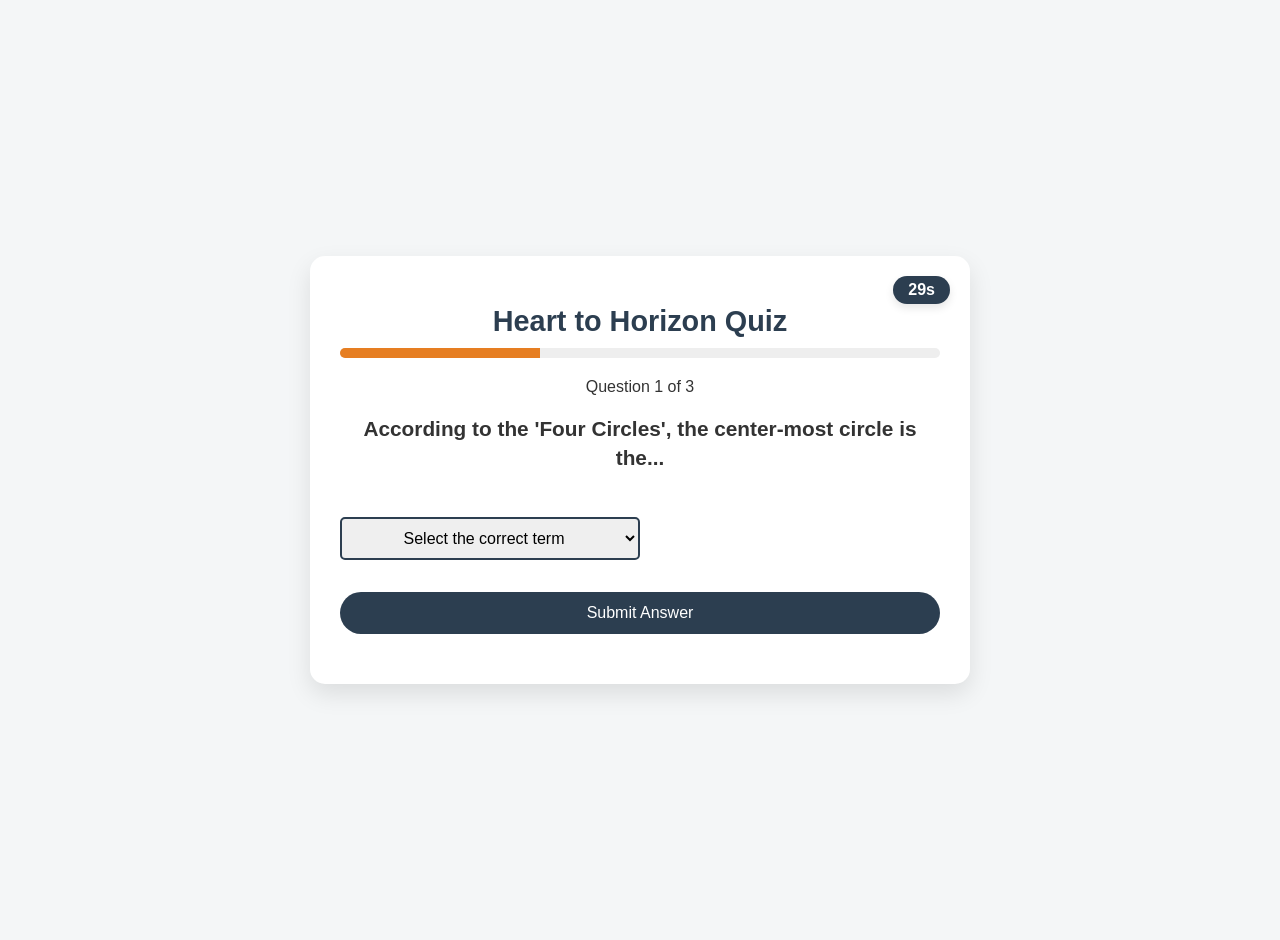
<file: hidden.html>
<!DOCTYPE html>
<html lang="en">
<head>
    <meta charset="UTF-8">
    <meta name="viewport" content="width=device-width, initial-scale=1.0">
    <title>Heart to Horizon: Community & Mission Quiz</title>
    <style>
        :root {
            --primary-color: #2c3e50;
            --accent-color: #e67e22;
            --success-color: #27ae60;
            --error-color: #c0392b;
            --bg-color: #f4f6f7;
            --card-bg: #ffffff;
        }

        body {
            font-family: 'Segoe UI', Tahoma, Geneva, Verdana, sans-serif;
            background-color: var(--bg-color);
            color: #333;
            display: flex;
            justify-content: center;
            align-items: center;
            min-height: 100vh;
            margin: 0;
            padding: 20px;
        }

        .quiz-container {
            background-color: var(--card-bg);
            border-radius: 15px;
            box-shadow: 0 10px 25px rgba(0,0,0,0.1);
            width: 100%;
            max-width: 600px;
            padding: 30px;
            text-align: center;
            position: relative; /* Needed for the timer */
        }

        h1 {
            color: var(--primary-color);
            font-size: 1.8rem;
            margin-bottom: 10px;
        }

        /* Timer Styles */
        .timer {
            position: absolute;
            top: 20px;
            right: 20px;
            background-color: var(--error-color);
            color: white;
            padding: 5px 15px;
            border-radius: 20px;
            font-weight: bold;
            box-shadow: 0 4px 8px rgba(0,0,0,0.1);
            animation: pulse 1s infinite alternate;
        }

        @keyframes pulse {
            from { transform: scale(1); }
            to { transform: scale(1.05); }
        }

        .progress-bar {
            width: 100%;
            background-color: #eee;
            border-radius: 10px;
            margin-bottom: 20px;
            height: 10px;
            overflow: hidden;
        }

        .progress-fill {
            height: 100%;
            background-color: var(--accent-color);
            width: 0%;
            transition: width 0.3s ease;
        }

        .question-section h2 {
            font-size: 1.3rem;
            margin-bottom: 25px;
            font-weight: 600;
            line-height: 1.4;
        }

        .options-grid {
            display: grid;
            grid-template-columns: 1fr;
            gap: 12px;
            margin-bottom: 20px;
        }

        button.option-btn {
            background-color: #fff;
            border: 2px solid #e0e0e0;
            border-radius: 8px;
            padding: 15px;
            font-size: 1rem;
            cursor: pointer;
            transition: all 0.2s;
            color: #444;
            text-align: left;
        }

        button.option-btn:hover:not(:disabled) {
            border-color: var(--primary-color);
            background-color: #f9f9f9;
        }

        /* States for answers */
        button.option-btn.correct {
            background-color: #d4edda;
            border-color: var(--success-color);
            color: var(--success-color);
        }

        button.option-btn.incorrect {
            background-color: #f8d7da;
            border-color: var(--error-color);
            color: var(--error-color);
        }

        .feedback-section {
            background-color: #f8f9fa;
            border-radius: 8px;
            padding: 15px;
            margin-top: 20px;
            display: none; /* Hidden by default */
            border-left: 5px solid var(--primary-color);
        }

        .feedback-text {
            font-style: italic;
            margin-bottom: 15px;
            display: block;
        }

        .next-btn {
            background-color: var(--primary-color);
            color: white;
            border: none;
            padding: 12px 30px;
            border-radius: 25px;
            font-size: 1rem;
            cursor: pointer;
            transition: background 0.2s;
        }

        .next-btn:hover {
            background-color: #34495e;
        }

        .results-section {
            display: none;
        }

        .score-circle {
            width: 150px;
            height: 150px;
            border-radius: 50%;
            background: conic-gradient(var(--success-color) 0%, #eee 0%);
            margin: 20px auto;
            display: flex;
            justify-content: center;
            align-items: center;
            position: relative;
            transition: background 1s ease-out;
        }

        .score-inner {
            width: 130px;
            height: 130px;
            background-color: white;
            border-radius: 50%;
            display: flex;
            justify-content: center;
            align-items: center;
            flex-direction: column;
        }

        .score-percentage {
            font-size: 2rem;
            font-weight: bold;
            color: var(--primary-color);
            transition: color 0.5s;
        }

        .restart-btn {
            background-color: var(--accent-color);
            color: white;
            border: none;
            padding: 12px 30px;
            border-radius: 25px;
            font-size: 1rem;
            cursor: pointer;
            margin-top: 20px;
        }

        /* Styles for the new dropdown input format */
        select.fill-in-blank {
            padding: 10px;
            font-size: 1rem;
            border-radius: 5px;
            border: 2px solid var(--primary-color);
            margin-top: 20px;
            cursor: pointer;
            width: 80%;
            max-width: 300px;
            text-align: center;
        }
        
        select.fill-in-blank:disabled {
            background-color: #e9ecef;
            cursor: not-allowed;
        }
    </style>
</head>
<body>

<div class="quiz-container">
    <div class="timer" id="timer">30s</div>
    
    <div id="quiz-header">
        <h1>Heart to Horizon Quiz</h1>
        <div class="progress-bar">
            <div class="progress-fill" id="progress-fill"></div>
        </div>
        <p id="progress-text">Question 1 of 3</p>
    </div>

    <div id="question-box" class="question-section">
        <h2 id="question-text">Loading question...</h2>
        <div class="options-grid" id="options-container">
            <!-- Options dynamically injected here -->
        </div>
        
        <div class="feedback-section" id="feedback-box">
            <span class="feedback-text" id="feedback-text"></span>
            <button class="next-btn" id="next-btn" onclick="nextQuestion()">Next Question</button>
        </div>
    </div>

    <div id="results-box" class="results-section">
        <h2>Quiz Complete!</h2>
        <div class="score-circle" id="score-circle">
            <div class="score-inner">
                <span class="score-percentage" id="final-score">0%</span>
            </div>
        </div>
        <p id="final-message" style="font-size: 1.1rem; margin: 20px 0;"></p>
        <button class="restart-btn" onclick="restartQuiz()">Retake Quiz</button>
    </div>
</div>

<script>
    // Quiz Data
    const quizData = [
        // Question 1 is now a 'fill-in-the-blank' type
        {
            "type": "fill-in-blank",
            "question": "According to the 'Four Circles', the center-most circle is the...",
            "correctAnswer": "The Renewed Heart",
            "options": ["The United Home", "The Engaged City", "The Renewed Heart", "The Bagel of Truth"],
            "rationale": "Amen! It starts with personal transformation through our interface with God. Keep your heart centered on Him!",
        },
        // Question 2 remains a standard 'multiple-choice' type
        {
            "type": "multiple-choice",
            "question": "In the section on worship, what analogy is used to describe becoming accustomed to a negative spiritual atmosphere?",
            "options": [
                { "text": "Being 'Nose Blind'", "rationale": "Correct! Just as we get used to a smell, we can get used to spiritual 'sewage'. Stay sensitive to the Spirit!", "isCorrect": true },
                { "text": "Being 'Ear Deaf'", "rationale": "Close concept, but the document specifically uses the sense of smell. Don't let the enemy dull your spiritual senses!", "isCorrect": false },
                { "text": "Sleeping through the alarm", "rationale": "A good point, but the text talks about being 'Nose Blind'. Wake up your spirit and press in!", "isCorrect": false },
                { "text": "Being a Spiritual Couch Potato", "rationale": "Funny, but the text calls it being 'Nose Blind'. Stand up and engage with worship!", "isCorrect": false }
            ]
        },
        // Question 3 remains a standard 'multiple-choice' type
        {
            "type": "multiple-choice",
            "question": "To protect unity, the document suggests we should be like the spire of the Empire State Building. Why?",
            "options": [
                { "text": "To provide 'No Landing Pads' for the enemy", "rationale": "Exactly! We must intentionally remove any place where division or accusation can land and take root in our community. Guard the unity of the Spirit!", "isCorrect": true },
                { "text": "Because we should aim high in our mission", "rationale": "While aiming high is good, the specific analogy relates to structure and preventing enemy access. Guard our unity carefully!", "isCorrect": false },
                { "text": "To be a beacon of light to the world", "rationale": "We are called to be a light, but the 'spire' analogy refers to cutting off landing pads for division. Protect the atmosphere!", "isCorrect": false },
                { "text": "To be structurally sound and unshakeable", "rationale": "Structural soundness is important, but the point of the spire is the lack of platforms for the enemy to land on. Keep the enemy out!", "isCorrect": false }
            ]
        }
    ];

    // State Variables
    let currentQuestionIndex = 0;
    let score = 0;
    let answered = false;
    let timeLeft = 30; // Time per question in seconds
    let timerInterval;

    // DOM Elements
    const questionTextEl = document.getElementById('question-text');
    const optionsContainerEl = document.getElementById('options-container');
    const progressFillEl = document.getElementById('progress-fill');
    const progressTextEl = document.getElementById('progress-text');
    const feedbackBoxEl = document.getElementById('feedback-box');
    const feedbackTextEl = document.getElementById('feedback-text');
    const questionBoxEl = document.getElementById('question-box');
    const resultsBoxEl = document.getElementById('results-box');
    const finalScoreEl = document.getElementById('final-score');
    const finalMessageEl = document.getElementById('final-message');
    const scoreCircleEl = document.getElementById('score-circle');
    const timerEl = document.getElementById('timer');

    // --- Timer Functions ---
    function startTimer() {
        clearInterval(timerInterval);
        timeLeft = 30;
        timerEl.textContent = `${timeLeft}s`;
        timerInterval = setInterval(() => {
            timeLeft--;
            timerEl.textContent = `${timeLeft}s`;
            if (timeLeft <= 5) {
                timerEl.style.backgroundColor = 'var(--error-color)';
            }
            if (timeLeft <= 0) {
                clearInterval(timerInterval);
                // Automatically move to the next question if time runs out
                if (!answered) {
                    selectOption(null, null); // Simulate incorrect answer/timeout
                }
            }
        }, 1000);
    }

    // Function to display the current question
    function displayQuestion() {
        // Reset state for new question
        answered = false;
        feedbackBoxEl.style.display = 'none';
        optionsContainerEl.innerHTML = '';
        timerEl.style.backgroundColor = 'var(--primary-color)'; // Reset timer color

        if (currentQuestionIndex >= quizData.length) {
            showResults();
            return;
        }

        startTimer(); // Start timer for new question

        const currentQuestion = quizData[currentQuestionIndex];
        questionTextEl.textContent = currentQuestion.question;

        // Update progress bar and text
        const progress = ((currentQuestionIndex + 1) / quizData.length) * 100;
        progressFillEl.style.width = `${progress}%`;
        progressTextEl.textContent = `Question ${currentQuestionIndex + 1} of ${quizData.length}`;

        // Handle different question types
        if (currentQuestion.type === 'multiple-choice') {
            currentQuestion.options.forEach((option) => {
                const button = document.createElement('button');
                button.classList.add('option-btn');
                button.textContent = option.text;
                button.onclick = () => selectOption(button, option);
                optionsContainerEl.appendChild(button);
            });
        } else if (currentQuestion.type === 'fill-in-blank') {
            const selectEl = document.createElement('select');
            selectEl.classList.add('fill-in-blank');
            selectEl.id = 'fill-blank-select';

            // Add a default, disabled option
            const defaultOption = document.createElement('option');
            defaultOption.value = "";
            defaultOption.textContent = "Select the correct term";
            defaultOption.disabled = true;
            defaultOption.selected = true;
            selectEl.appendChild(defaultOption);

            currentQuestion.options.forEach(optionText => {
                const optionEl = document.createElement('option');
                optionEl.value = optionText;
                optionEl.textContent = optionText;
                selectEl.appendChild(optionEl);
            });
            
            optionsContainerEl.appendChild(selectEl);

            // Add a "Submit Answer" button for the dropdown
            const submitBtn = document.createElement('button');
            submitBtn.classList.add('next-btn'); // Reuse button style
            submitBtn.textContent = 'Submit Answer';
            submitBtn.style.marginTop = '20px';
            submitBtn.onclick = () => handleFillInBlankSubmit(selectEl, currentQuestion);
            optionsContainerEl.appendChild(submitBtn);
        }
    }

    // Function to handle the fill-in-the-blank submission
    function handleFillInBlankSubmit(selectElement, questionData) {
        if (answered) return;

        const selectedValue = selectElement.value;
        const isCorrect = (selectedValue === questionData.correctAnswer);

        // Create a mock option object for the general selectOption function
        const mockOption = {
            isCorrect: isCorrect,
            rationale: questionData.rationale
        };
        
        selectOption(null, mockOption, selectElement);
    }


    // Function to handle option selection (unified for both types)
    function selectOption(selectedButton, selectedOption, selectElement = null) {
        if (answered) return; // Prevent multiple clicks
        answered = true;
        clearInterval(timerInterval); // Stop the timer

        // Visual feedback
        if (selectedOption && selectedOption.isCorrect) {
            score++;
            if (selectedButton) selectedButton.classList.add('correct');
        } else {
            // No feedback class needed for generic timeout (selectedOption is null)
            if (selectedButton) selectedButton.classList.add('incorrect');
        }

        // Disable all inputs
        const allButtons = optionsContainerEl.querySelectorAll('.option-btn, .next-btn');
        allButtons.forEach(btn => btn.disabled = true);
        if (selectElement) selectElement.disabled = true;
        
        // Show feedback and next button
        feedbackTextEl.textContent = selectedOption ? selectedOption.rationale : "Time ran out! Review the material and try again.";
        feedbackBoxEl.style.display = 'block';
    }

    // Function to move to the next question
    function nextQuestion() {
        currentQuestionIndex++;
        if (currentQuestionIndex < quizData.length) {
            displayQuestion();
        } else {
            showResults();
        }
    }

    // Function to display final results
    function showResults() {
        clearInterval(timerInterval); // Stop timer permanently
        timerEl.style.display = 'none'; // Hide the timer

        questionBoxEl.style.display = 'none';
        resultsBoxEl.style.display = 'block';
        document.getElementById('quiz-header').style.display = 'none';

        const percentage = Math.round((score / quizData.length) * 100);
        finalScoreEl.textContent = `${percentage}%`;

        // Update progress circle gradient with smooth animation
        scoreCircleEl.style.background = `conic-gradient(var(--success-color) ${percentage}%, #eee ${percentage}%)`;

        // Set final message based on score and animate text color
        if (percentage === 100) {
            finalMessageEl.textContent = "Outstanding! You have a deep understanding of our community vision.";
            finalScoreEl.style.color = 'var(--success-color)';
        } else if (percentage >= 70) {
            finalMessageEl.textContent = "Great job! You grasp the core principles well. Keep growing!";
            finalScoreEl.style.color = 'var(--accent-color)';
        } else {
            finalMessageEl.textContent = "Good effort! Take some time to review the materials.";
            finalScoreEl.style.color = 'var(--error-color)';
        }
    }

    // Function to restart the quiz
    function restartQuiz() {
        currentQuestionIndex = 0;
        score = 0;
        resultsBoxEl.style.display = 'none';
        questionBoxEl.style.display = 'block';
        document.getElementById('quiz-header').style.display = 'block';
        timerEl.style.display = 'block';
        displayQuestion();
    }

    // Initialize the quiz on load
    document.addEventListener('DOMContentLoaded', displayQuestion);

</script>
</body>
</html>
</file>
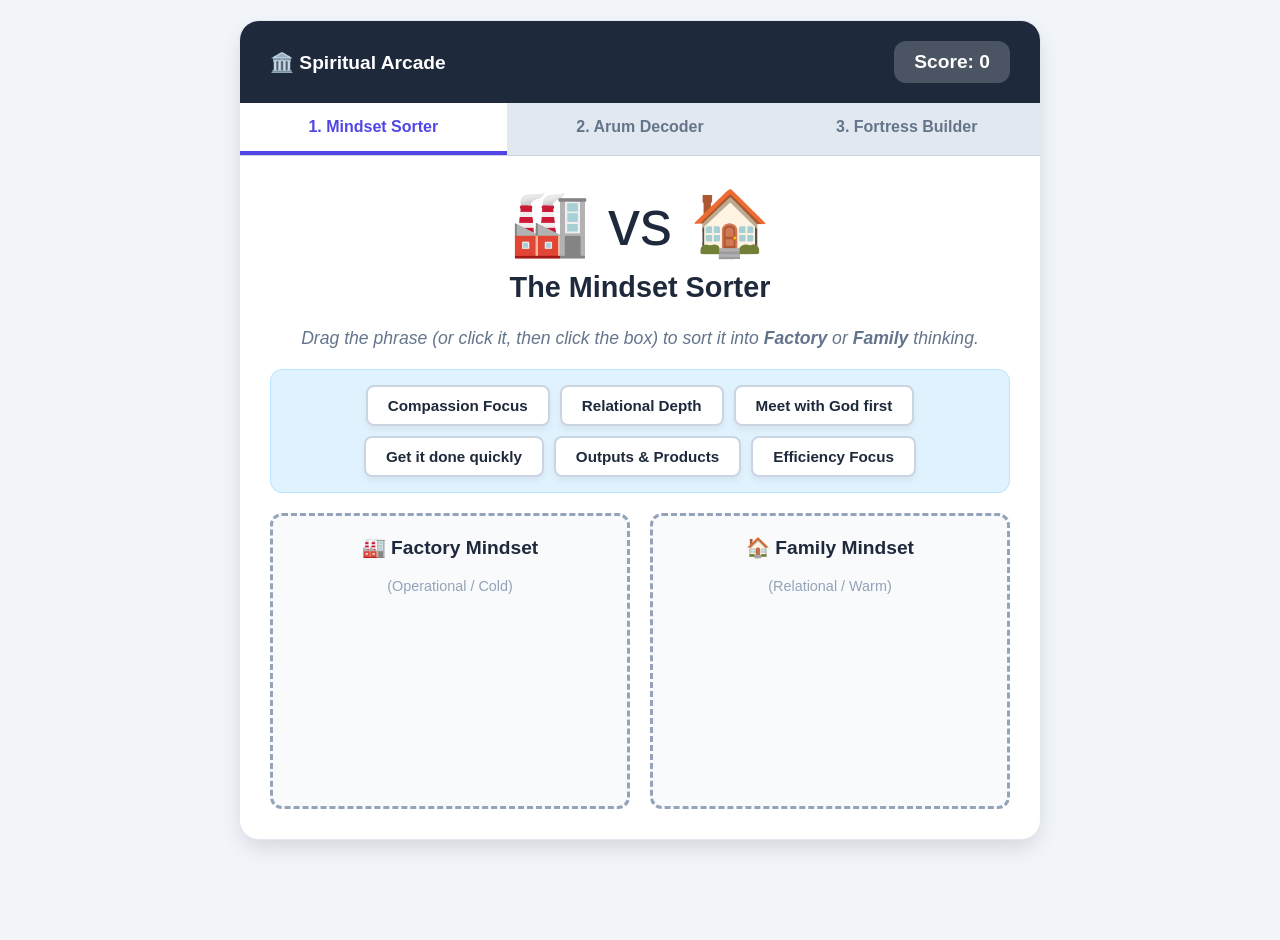
<file: spiritual_arcade.html>
<!DOCTYPE html>
<html lang="en">
<head>
    <meta charset="UTF-8">
    <meta name="viewport" content="width=device-width, initial-scale=1.0">
    <title>Spiritual Terms Arcade</title>
    <style>
        :root {
            --primary: #4f46e5;
            --secondary: #06b6d4;
            --accent: #f59e0b;
            --success: #22c55e;
            --success-light: #dcfce7;
            --danger: #ef4444;
            --dark: #1e293b;
            --light: #f1f5f9;
            --white: #ffffff;
        }

        body {
            font-family: 'Segoe UI', Tahoma, Geneva, Verdana, sans-serif;
            background: var(--light);
            color: var(--dark);
            margin: 0;
            padding: 20px;
            display: flex;
            flex-direction: column;
            align-items: center;
            min-height: 100vh;
        }

        .game-container {
            max-width: 800px;
            width: 100%;
            background: var(--white);
            border-radius: 20px;
            box-shadow: 0 10px 25px -5px rgba(0,0,0,0.15);
            overflow: hidden;
            position: relative;
            min-height: 650px;
            border: 1px solid #e2e8f0;
        }

        /* Header */
        .header {
            background: var(--dark);
            color: var(--white);
            padding: 20px 30px;
            display: flex;
            justify-content: space-between;
            align-items: center;
        }

        .score-box {
            background: rgba(255,255,255,0.2);
            padding: 10px 20px;
            border-radius: 12px;
            font-weight: bold;
            font-size: 1.2rem;
        }

        /* Tabs */
        .tabs {
            display: flex;
            background: #e2e8f0;
            border-bottom: 1px solid #cbd5e1;
        }

        .tab {
            flex: 1;
            padding: 15px;
            text-align: center;
            cursor: pointer;
            font-weight: 700;
            color: #64748b;
            transition: 0.3s;
            border-bottom: 4px solid transparent;
            user-select: none;
        }

        .tab:hover { background: #f8fafc; }

        .tab.active {
            background: var(--white);
            color: var(--primary);
            border-bottom-color: var(--primary);
        }

        /* Game Views */
        .game-view {
            display: none; 
            padding: 30px;
            animation: fadeIn 0.5s ease;
        }

        /* Default active state for Game 1 to ensure visibility */
        #game1 { display: block; }

        .game-view.active { display: block; }

        h2 { margin-top: 0; color: var(--dark); font-size: 1.8rem; text-align: center; }
        p.instruction { color: #64748b; font-style: italic; margin-bottom: 20px; font-size: 1.1rem; text-align: center;}

        /* --- ICONS --- */
        .icon-large { font-size: 4rem; margin-bottom: 10px; display: block; text-align: center;}

        /* --- GAME 1: Factory vs Family --- */
        .sort-container {
            display: flex;
            gap: 20px;
            margin-top: 20px;
        }

        .bucket {
            flex: 1;
            background: #f8fafc;
            border: 3px dashed #94a3b8;
            border-radius: 12px;
            padding: 20px;
            min-height: 250px;
            text-align: center;
            transition: 0.3s;
        }

        .bucket h3 { margin-top: 0; pointer-events: none; font-size: 1.2rem; }

        .word-bank {
            display: flex;
            gap: 10px;
            flex-wrap: wrap;
            margin-bottom: 20px;
            min-height: 80px;
            padding: 15px;
            background: #e0f2fe;
            border-radius: 12px;
            border: 1px solid #bae6fd;
            justify-content: center;
            align-items: center;
        }

        .draggable {
            background: white;
            border: 2px solid #cbd5e1;
            padding: 10px 20px;
            border-radius: 8px;
            cursor: grab;
            box-shadow: 0 4px 6px rgba(0,0,0,0.05);
            font-weight: 600;
            user-select: none;
            font-size: 0.95rem;
        }

        .draggable:active { cursor: grabbing; transform: scale(0.98); }
        
        /* --- GAME 2: Arum Decoder --- */
        .card-area {
            display: flex;
            flex-direction: column;
            align-items: center;
            margin: 30px 0;
        }

        .flashcard {
            width: 100%;
            max-width: 450px;
            height: 200px;
            background: white;
            border: 4px solid var(--dark);
            border-radius: 20px;
            display: flex;
            flex-direction: column;
            justify-content: center;
            align-items: center;
            text-align: center;
            padding: 20px;
            box-shadow: 0 15px 30px -10px rgba(0,0,0,0.2);
            font-size: 1.4rem;
            font-weight: 800;
            color: var(--dark);
            margin-bottom: 30px;
        }

        .choice-btns {
            display: flex;
            justify-content: center;
            gap: 20px;
            width: 100%;
        }

        .choice-btn {
            padding: 15px 30px;
            border: none;
            border-radius: 12px;
            font-size: 1.1rem;
            font-weight: bold;
            cursor: pointer;
            transition: 0.2s;
            color: white;
            width: 180px;
        }

        .btn-evil { background: var(--dark); box-shadow: 0 4px 0 #0f172a; }
        .btn-good { background: var(--accent); box-shadow: 0 4px 0 #d97706; }
        .btn-evil:active, .btn-good:active { transform: translateY(4px); box-shadow: none; }

        /* --- GAME 3: Fortress Builder --- */
        .sentence-box {
            font-size: 1.3rem;
            line-height: 2.2;
            margin-bottom: 40px;
            background: #f8fafc;
            padding: 25px;
            border-radius: 15px;
            border: 1px solid #e2e8f0;
        }

        .blank {
            display: inline-block;
            min-width: 100px;
            border-bottom: 3px solid var(--primary);
            text-align: center;
            color: var(--primary);
            font-weight: bold;
            cursor: pointer;
            padding: 0 5px;
            margin: 0 5px;
            transition: 0.2s;
        }

        .blank:hover { background: #e0e7ff; }
        .blank.active { background: #fef3c7; border-color: var(--accent); transform: scale(1.1); }
        .blank.filled { border-bottom: none; background: var(--success-light); color: var(--success); border-radius: 6px; pointer-events: none; }

        .word-options {
            display: flex;
            gap: 10px;
            justify-content: center;
            flex-wrap: wrap;
        }

        .word-btn {
            background: white;
            border: 2px solid #cbd5e1;
            padding: 12px 24px;
            border-radius: 8px;
            font-size: 1rem;
            font-weight: 600;
            cursor: pointer;
            color: var(--dark);
            transition: 0.2s;
        }

        .word-btn:hover { border-color: var(--primary); transform: translateY(-2px); background: #f0f9ff; }

        /* Feedback Overlay */
        .overlay {
            position: absolute;
            top: 0; left: 0; right: 0; bottom: 0;
            background: rgba(255,255,255,0.95);
            display: flex;
            justify-content: center;
            align-items: center;
            flex-direction: column;
            z-index: 100;
            opacity: 0;
            pointer-events: none;
            transition: 0.3s;
            backdrop-filter: blur(5px);
        }
        .overlay.show { opacity: 1; pointer-events: all; }
        .overlay h2 { font-size: 3rem; margin-bottom: 10px; }
        .overlay p { font-size: 1.5rem; margin-bottom: 30px; text-align: center; max-width: 80%; }

        @keyframes fadeIn { from { opacity: 0; transform: translateY(10px); } to { opacity: 1; transform: translateY(0); } }
        @keyframes pop { 0% { transform: scale(0.8); } 50% { transform: scale(1.2); } 100% { transform: scale(1); } }

        /* Responsive */
        @media (max-width: 600px) {
            .sort-container { flex-direction: column; }
            .bucket { min-height: 120px; }
            .choice-btns { flex-direction: column; align-items: center; }
            .icon-large { font-size: 3rem; }
        }
    </style>
</head>
<body>

<div class="game-container">
    <div class="header">
        <div style="font-weight:800; font-size:1.2rem;">🏛️ Spiritual Arcade</div>
        <div class="score-box">Score: <span id="total-score">0</span></div>
    </div>

    <div class="tabs">
        <div class="tab active" id="tab-1" onclick="switchTab(1)">1. Mindset Sorter</div>
        <div class="tab" id="tab-2" onclick="switchTab(2)">2. Arum Decoder</div>
        <div class="tab" id="tab-3" onclick="switchTab(3)">3. Fortress Builder</div>
    </div>

    <div id="game1" class="game-view active">
        <span class="icon-large">🏭 vs 🏠</span>
        <h2>The Mindset Sorter</h2>
        <p class="instruction">Drag the phrase (or click it, then click the box) to sort it into <strong>Factory</strong> or <strong>Family</strong> thinking.</p>
        
        <div class="word-bank" id="word-bank-1">
            <div class="draggable" draggable="true">Loading...</div>
        </div>

        <div class="sort-container">
            <div class="bucket" id="bucket-factory" ondrop="drop(event, 'factory')" ondragover="allowDrop(event)" onclick="mobileSort('factory')">
                <h3>🏭 Factory Mindset</h3>
                <p style="font-size:0.9rem; color:#94a3b8;">(Operational / Cold)</p>
            </div>
            <div class="bucket" id="bucket-family" ondrop="drop(event, 'family')" ondragover="allowDrop(event)" onclick="mobileSort('family')">
                <h3>🏠 Family Mindset</h3>
                <p style="font-size:0.9rem; color:#94a3b8;">(Relational / Warm)</p>
            </div>
        </div>
    </div>

    <div id="game2" class="game-view">
        <span class="icon-large">🐍 vs 🛡️</span>
        <h2>The "Arum" Decoder</h2>
        <p class="instruction">'Arum' means clever. In the Bible, it can be used for Evil (Deception) or Good (Prudence).</p>

        <div class="card-area">
            <div class="flashcard" id="arum-card">
                Click a button below to start!
            </div>
        </div>

        <div class="choice-btns">
            <button class="choice-btn btn-evil" onclick="guessArum('evil')">😈 Evil / Deceptive</button>
            <button class="choice-btn btn-good" onclick="guessArum('good')">💡 Good / Prudent</button>
        </div>
    </div>

    <div id="game3" class="game-view">
        <span class="icon-large">🧱</span>
        <h2>Fortress Builder</h2>
        <p class="instruction">1. Click a <u>blank line</u>. 2. Click the matching word below.</p>
        
        <div class="sentence-box">
            1. Your <span class="blank" onclick="selectBlank(this, 'attitude')">____</span> determines your altitude.<br>
            2. Worship is a <span class="blank" onclick="selectBlank(this, 'transactional')">____</span> meeting with God.<br>
            3. The word 'worship' is <span class="blank" onclick="selectBlank(this, 'sacred')">____</span>.<br>
            4. Only the <span class="blank" onclick="selectBlank(this, 'grace')">____</span> knows the way.
        </div>

        <div class="word-options" id="builder-options">
            </div>
    </div>

    <div id="overlay" class="overlay">
        <span class="icon-large" id="overlay-icon">🎉</span>
        <h2 id="overlay-title">Nice!</h2>
        <p id="overlay-msg">Correct.</p>
        <button class="choice-btn btn-good" onclick="closeOverlay()">Continue</button>
    </div>

</div>

<script>
// Wait for page load to ensure elements exist
window.onload = function() {

    // --- GLOBAL STATE ---
    let score = 0;
    const scoreEl = document.getElementById('total-score');
    let activeGame = 1;
    
    // --- TAB NAVIGATION ---
    window.switchTab = function(gameNum) {
        activeGame = gameNum;
        
        // 1. Hide all views
        document.getElementById('game1').style.display = 'none';
        document.getElementById('game2').style.display = 'none';
        document.getElementById('game3').style.display = 'none';
        
        // 2. Reset tabs
        document.getElementById('tab-1').classList.remove('active');
        document.getElementById('tab-2').classList.remove('active');
        document.getElementById('tab-3').classList.remove('active');

        // 3. Show selected
        document.getElementById('game' + gameNum).style.display = 'block';
        document.getElementById('tab-' + gameNum).classList.add('active');

        // 4. Re-init logic if needed
        if(gameNum === 2) initGame2(); 
        if(gameNum === 3) initGame3();
    }

    // --- SCORING & FEEDBACK ---
    window.updateScore = function(points) {
        score += points;
        scoreEl.innerText = score;
        scoreEl.style.animation = "pop 0.3s ease";
        setTimeout(() => scoreEl.style.animation = "", 300);
    }

    window.showFeedback = function(title, msg, isGood) {
        const ol = document.getElementById('overlay');
        const t = document.getElementById('overlay-title');
        const m = document.getElementById('overlay-msg');
        const i = document.getElementById('overlay-icon');
        
        t.innerText = title;
        t.style.color = isGood ? "var(--success)" : "var(--danger)";
        m.innerText = msg;
        i.innerText = isGood ? "🎉" : "❌";
        
        ol.classList.add('show');
        
        if(isGood) updateScore(10);
        else updateScore(-5);
    }

    window.closeOverlay = function() {
        document.getElementById('overlay').classList.remove('show');
        if (activeGame === 2) nextArumCard();
    }

    // --- GAME 1: FACTORY VS FAMILY ---
    const sortItems = [
        { id: "i1", text: "Get it done quickly", type: "factory" },
        { id: "i2", text: "Meet with God first", type: "family" },
        { id: "i3", text: "Efficiency Focus", type: "factory" },
        { id: "i4", text: "Compassion Focus", type: "family" },
        { id: "i5", text: "Outputs & Products", type: "factory" },
        { id: "i6", text: "Relational Depth", type: "family" }
    ];

    let selectedDragItem = null; 

    function initGame1() {
        const bank = document.getElementById('word-bank-1');
        bank.innerHTML = ""; 
        
        sortItems.sort(() => Math.random() - 0.5);
        
        sortItems.forEach(item => {
            const el = document.createElement('div');
            el.classList.add('draggable');
            el.draggable = true;
            el.innerText = item.text;
            el.id = item.id;
            el.dataset.type = item.type;
            
            el.addEventListener('dragstart', drag);
            
            // Click support for mobile
            el.addEventListener('click', function() {
                document.querySelectorAll('.draggable').forEach(d => {
                    d.style.borderColor = "#cbd5e1";
                    d.style.background = "white";
                });
                this.style.borderColor = "var(--primary)";
                this.style.background = "#e0e7ff";
                selectedDragItem = this;
            });

            bank.appendChild(el);
        });
    }

    window.allowDrop = function(ev) { ev.preventDefault(); }
    window.drag = function(ev) { ev.dataTransfer.setData("text", ev.target.id); }
    
    window.drop = function(ev, targetType) {
        ev.preventDefault();
        const data = ev.dataTransfer.getData("text");
        processSort(document.getElementById(data), targetType, ev.currentTarget);
    }

    window.mobileSort = function(targetType) {
        if (!selectedDragItem) return;
        const targetBucket = document.getElementById('bucket-' + targetType);
        processSort(selectedDragItem, targetType, targetBucket);
        selectedDragItem = null;
    }

    function processSort(el, targetType, targetContainer) {
        if(!el) return;
        const itemType = el.dataset.type;

        if (itemType === targetType) {
            targetContainer.appendChild(el);
            el.style.background = "#dcfce7";
            el.style.border = "2px solid var(--success)";
            el.draggable = false;
            el.onclick = null; 
            updateScore(10);
        } else {
            showFeedback("Oops!", "That belongs in the other mindset! (Factory = Tasks, Family = People)", false);
            el.style.background = "white";
            el.style.borderColor = "#cbd5e1";
        }
    }

    // --- GAME 2: ARUM DECODER ---
    const arumCards = [
        { text: "Tricking someone into sin", type: "evil", hint: "This uses smarts to destroy." },
        { text: "Seeing danger and hiding", type: "good", hint: "This is Prudence (Proverbs 22:3)." },
        { text: "Asking 'Did God really say?'", type: "evil", hint: "This creates doubt (Genesis 3)." },
        { text: "Planning your way carefully", type: "good", hint: "This is Wisdom in the light." }
    ];
    let arumIndex = -1;

    function initGame2() {
        if(arumIndex === -1) nextArumCard();
    }

    window.nextArumCard = function() {
        arumIndex++;
        const card = document.getElementById('arum-card');
        if (arumIndex < arumCards.length) {
            card.innerText = arumCards[arumIndex].text;
            card.style.animation = "none";
            setTimeout(() => card.style.animation = "pop 0.3s ease", 10);
        } else {
            card.innerText = "All Decoded! Great Wisdom.";
            card.style.background = "#dcfce7";
            card.style.borderColor = "var(--success)";
        }
    }

    window.guessArum = function(guess) {
        if (arumIndex >= arumCards.length || arumIndex === -1) return;

        const current = arumCards[arumIndex];
        if (guess === current.type) {
            showFeedback("Correct!", current.type === 'good' ? "That is Prudence!" : "That is Deception!", true);
        } else {
            showFeedback("Wrong!", "Look closer: " + current.hint, false);
        }
    }

    // --- GAME 3: FORTRESS BUILDER ---
    let activeBlank = null;
    let game3Initialized = false;
    
    const builderWords = [
        { text: "Attitude", val: "attitude" },
        { text: "Pizza", val: "pizza" }, 
        { text: "Transactional", val: "transactional" },
        { text: "Casual", val: "casual" }, 
        { text: "Sacred", val: "sacred" },
        { text: "Grace", val: "grace" }
    ];

    function initGame3() {
        if(game3Initialized) return;
        
        const container = document.getElementById('builder-options');
        container.innerHTML = "";
        
        builderWords.sort(() => Math.random() - 0.5);
        
        builderWords.forEach(w => {
            const btn = document.createElement('button');
            btn.classList.add('word-btn');
            btn.innerText = w.text;
            btn.onclick = () => checkBuilder(w.val, btn);
            container.appendChild(btn);
        });
        game3Initialized = true;
    }

    window.selectBlank = function(el, answer) {
        document.querySelectorAll('.blank').forEach(b => {
            if(!b.classList.contains('filled')) {
                b.style.background = "transparent";
                b.style.transform = "scale(1)";
            }
        });
        
        if (!el.classList.contains('filled')) {
            activeBlank = el;
            activeBlank.dataset.answer = answer;
            activeBlank.style.background = "#fef3c7";
            activeBlank.style.transform = "scale(1.1)";
        }
    }

    function checkBuilder(val, btn) {
        if (!activeBlank) {
            alert("Tap a blank line in the sentences above first!");
            return;
        }

        if (val === activeBlank.dataset.answer) {
            activeBlank.innerText = btn.innerText;
            activeBlank.classList.add('filled');
            activeBlank.style.background = "#dcfce7";
            activeBlank.style.transform = "scale(1)";
            
            btn.style.opacity = "0.5";
            btn.style.pointerEvents = "none";
            btn.innerText = "✅ " + btn.innerText;
            
            activeBlank = null;
            updateScore(10);
        } else {
            if (val === 'pizza') showFeedback("Really?", "Pizza is great, but it doesn't determine your spiritual altitude!", false);
            else showFeedback("Try again", "That word doesn't fit the spiritual law.", false);
        }
    }

    // Start Game 1 immediately
    initGame1();
};
</script>

</body>
</html>
</file>
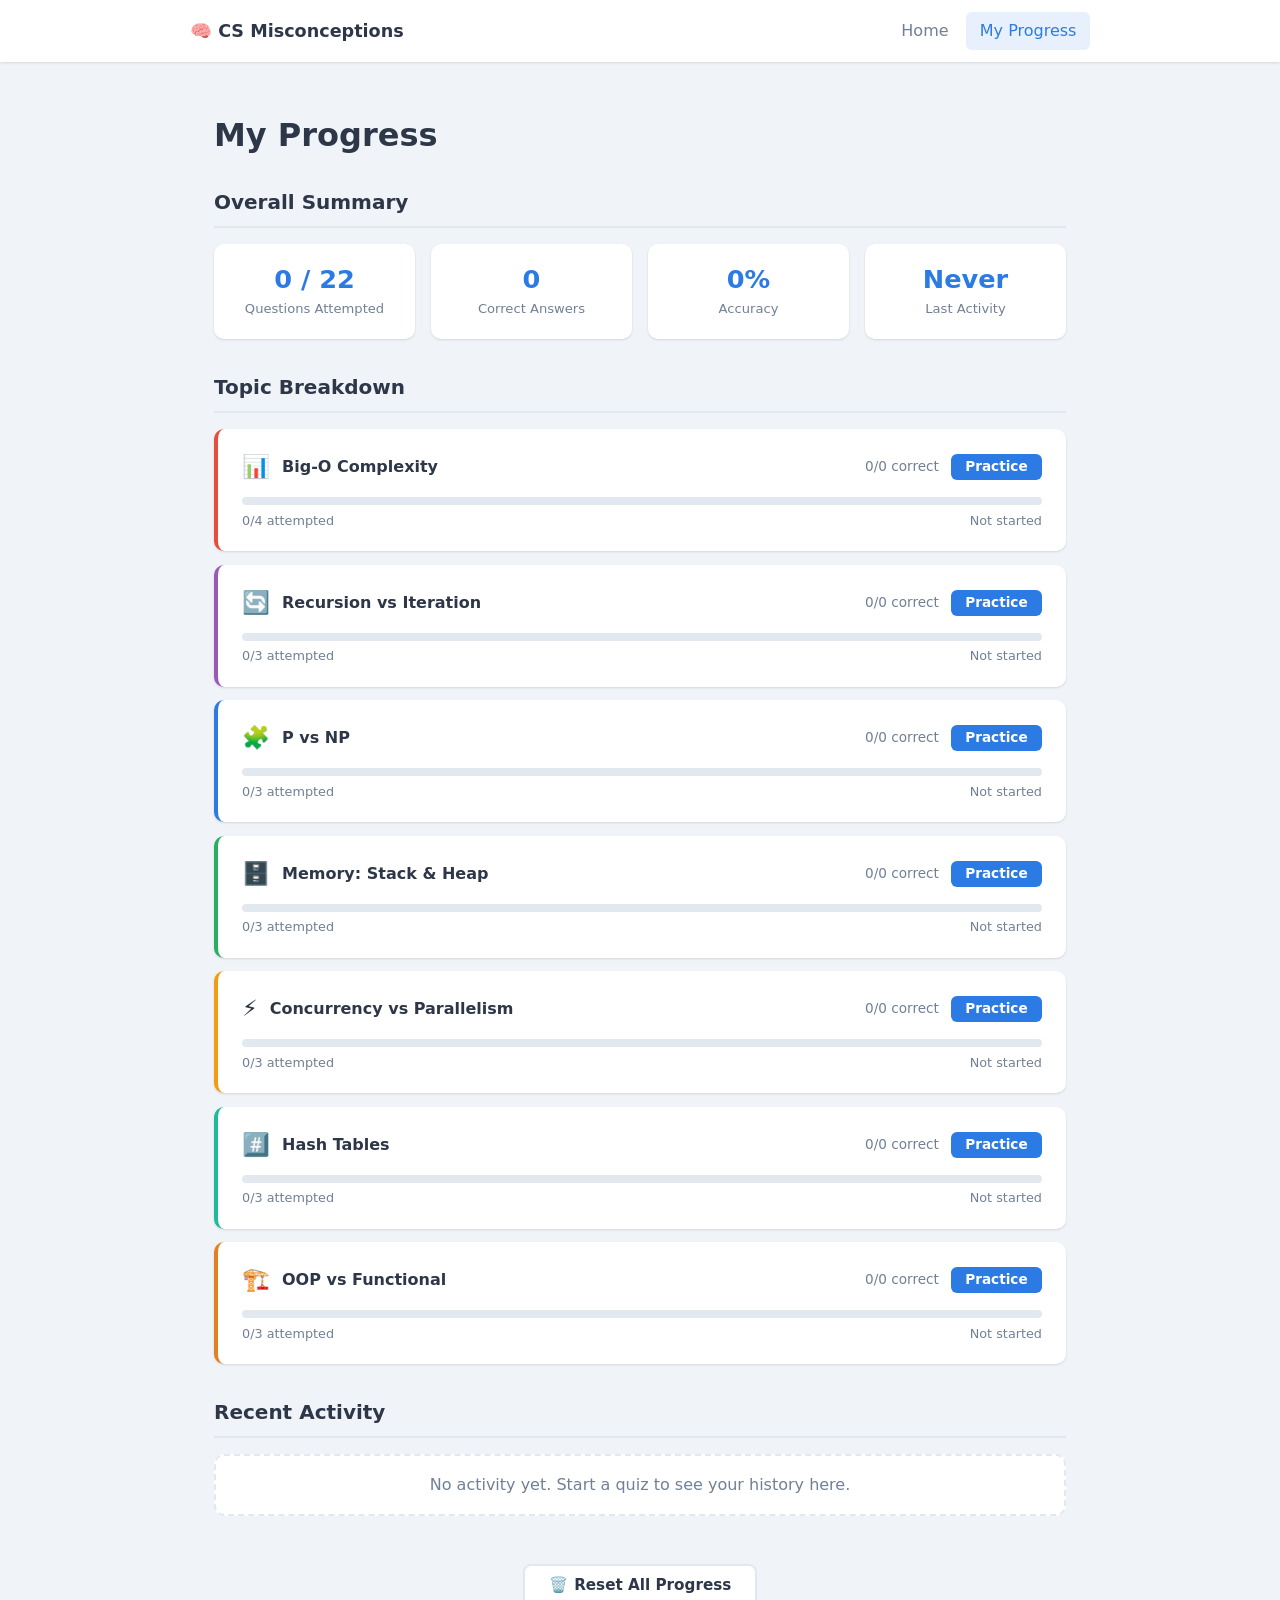
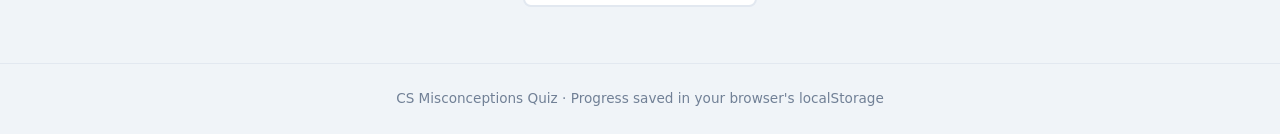
<file: cs-quiz/progress.html>
<!DOCTYPE html>
<html lang="en">
<head>
  <meta charset="UTF-8">
  <meta name="viewport" content="width=device-width, initial-scale=1.0">
  <title>My Progress – CS Misconceptions</title>
  <link rel="stylesheet" href="css/style.css">
</head>
<body>
  <nav class="nav" role="navigation" aria-label="Main navigation">
    <div class="nav-content">
      <a href="index.html" class="nav-logo" aria-label="CS Misconceptions Quiz Home">🧠 CS Misconceptions</a>
      <div class="nav-links">
        <a href="index.html" class="nav-link">Home</a>
        <a href="progress.html" class="nav-link active" aria-current="page">My Progress</a>
      </div>
    </div>
  </nav>

  <main class="container">
    <h1 class="page-title">My Progress</h1>

    <!-- Overall summary -->
    <section aria-labelledby="overall-heading">
      <h2 id="overall-heading" class="section-title">Overall Summary</h2>
      <div class="stats-grid" id="overall-stats" role="list">
        <!-- Filled by JS -->
      </div>
    </section>

    <!-- Per-topic breakdown -->
    <section aria-labelledby="topics-heading" style="margin-top:2rem">
      <h2 id="topics-heading" class="section-title">Topic Breakdown</h2>
      <div id="topic-breakdown" role="list">
        <!-- Filled by JS -->
      </div>
    </section>

    <!-- Recent activity -->
    <section aria-labelledby="recent-heading" style="margin-top:2rem">
      <h2 id="recent-heading" class="section-title">Recent Activity</h2>
      <div id="recent-activity">
        <!-- Filled by JS -->
      </div>
    </section>

    <!-- Reset button -->
    <div style="margin-top:3rem;text-align:center">
      <button class="btn btn-secondary" id="reset-btn">
        <span aria-hidden="true">🗑️</span> Reset All Progress
      </button>
    </div>
  </main>

  <footer class="footer" role="contentinfo">
    <p>CS Misconceptions Quiz · Progress saved in your browser's localStorage</p>
  </footer>

  <script src="js/questions.js"></script>
  <script src="js/progress.js"></script>
</body>
</html>
</file>
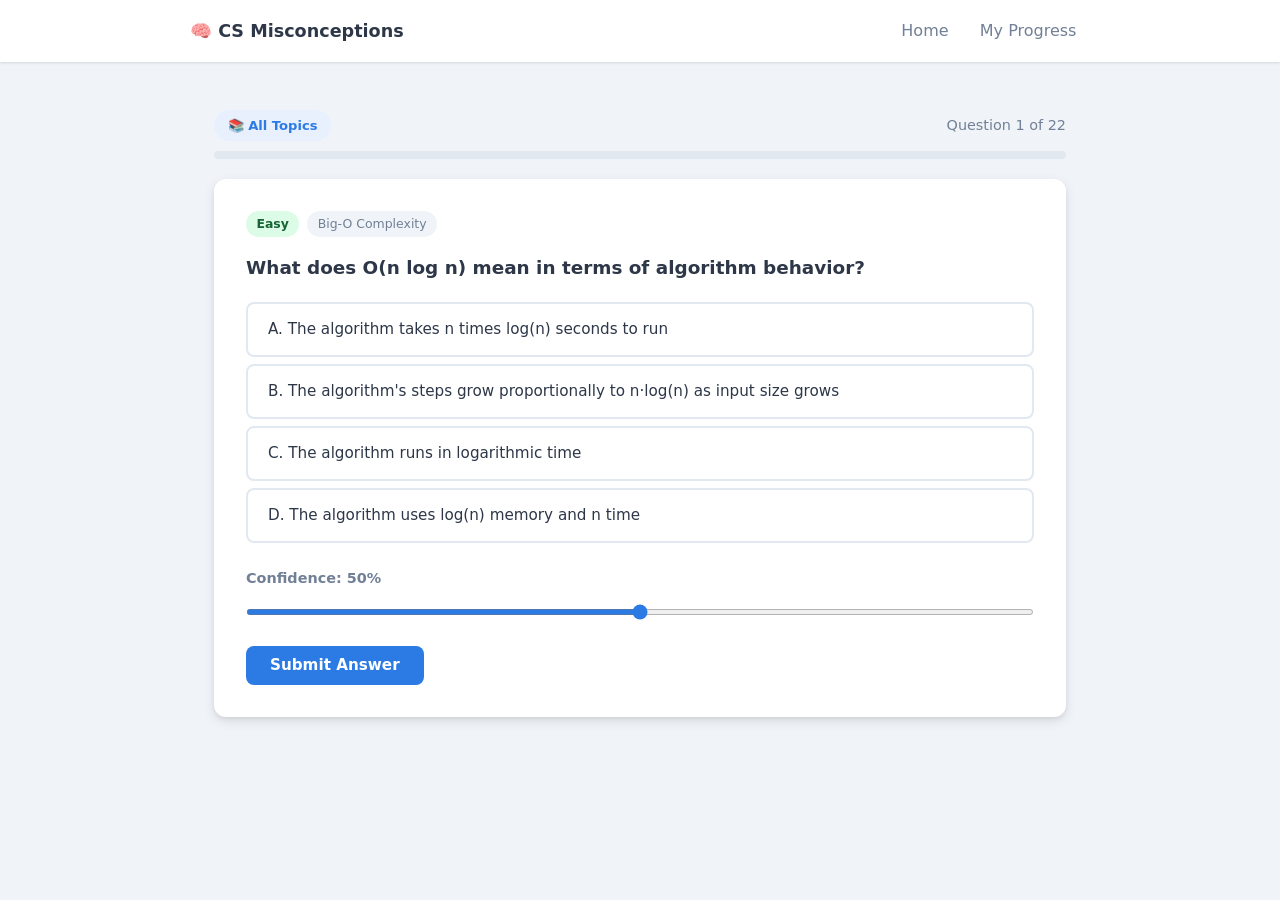
<file: cs-quiz/quiz.html>
<!DOCTYPE html>
<html lang="en">
<head>
  <meta charset="UTF-8">
  <meta name="viewport" content="width=device-width, initial-scale=1.0">
  <title>Quiz – CS Misconceptions</title>
  <link rel="stylesheet" href="css/style.css">
</head>
<body>
  <nav class="nav" role="navigation" aria-label="Main navigation">
    <div class="nav-content">
      <a href="index.html" class="nav-logo" aria-label="CS Misconceptions Quiz Home">🧠 CS Misconceptions</a>
      <div class="nav-links">
        <a href="index.html" class="nav-link">Home</a>
        <a href="progress.html" class="nav-link">My Progress</a>
      </div>
    </div>
  </nav>

  <main class="container" id="quiz-main">
    <!-- Quiz header -->
    <div class="quiz-header">
      <div class="quiz-meta">
        <span id="pack-title" class="topic-badge" aria-live="polite"></span>
        <span id="question-counter" aria-live="polite"></span>
      </div>
      <div class="progress-bar" role="progressbar" aria-valuenow="0" aria-valuemin="0" aria-valuemax="100" aria-label="Quiz progress">
        <div class="progress-fill" id="progress-fill"></div>
      </div>
    </div>

    <!-- Question area -->
    <div class="question-card" id="question-card" aria-live="polite">
      <div class="question-meta">
        <span id="difficulty-badge" class="difficulty-badge"></span>
        <span id="topic-label" class="topic-badge-sm"></span>
      </div>
      <h2 id="question-prompt" class="question-prompt"></h2>

      <!-- Multiple choice / multi-select options -->
      <div id="options-container" role="group" aria-labelledby="question-prompt"></div>

      <!-- Short answer textarea -->
      <div id="short-answer-container" style="display:none">
        <label for="short-answer-input" class="sr-only">Your answer</label>
        <textarea id="short-answer-input" class="short-answer-input"
          placeholder="Type your answer here…"
          aria-label="Short answer input"
          rows="4"></textarea>
      </div>

      <!-- Confidence slider -->
      <div class="confidence-section" id="confidence-section">
        <label for="confidence-slider" class="confidence-label">
          Confidence: <span id="confidence-value" aria-live="polite">50</span>%
        </label>
        <input type="range" id="confidence-slider" class="confidence-slider"
          min="0" max="100" value="50" step="5"
          aria-label="Confidence level from 0 to 100 percent">
      </div>

      <!-- Submit button -->
      <div class="question-actions">
        <button class="btn btn-primary" id="submit-btn" aria-label="Submit answer">
          Submit Answer
        </button>
      </div>

      <!-- Feedback (hidden until submitted) -->
      <div id="feedback-section" style="display:none" aria-live="polite" aria-atomic="true">
        <div id="feedback-card" class="feedback-card">
          <div class="feedback-header">
            <span id="feedback-icon" aria-hidden="true"></span>
            <strong id="feedback-title"></strong>
          </div>
          <p id="feedback-explanation"></p>
          <div class="misconception-block">
            <span class="misconception-tag" aria-label="Misconception addressed">🎯 Misconception</span>
            <p id="feedback-misconception"></p>
          </div>
          <div id="feedback-references" class="references-block" style="display:none">
            <strong>References:</strong>
            <ul id="references-list"></ul>
          </div>
        </div>

        <!-- Navigation after answer -->
        <div class="nav-actions">
          <button class="btn btn-secondary" id="prev-btn" aria-label="Go to previous question">← Previous</button>
          <button class="btn btn-primary" id="next-btn" aria-label="Go to next question">Next →</button>
        </div>
      </div>
    </div>

    <!-- Results screen (hidden until end) -->
    <div id="results-screen" style="display:none" role="region" aria-label="Quiz results">
      <div class="results-card">
        <div class="results-icon" aria-hidden="true" id="results-emoji">🎉</div>
        <h2 id="results-title">Pack Complete!</h2>
        <p id="results-summary" class="results-summary"></p>
        <div class="stats-grid results-stats" id="results-stats"></div>
        <div class="results-actions">
          <button class="btn btn-primary" id="restart-btn">🔄 Restart Pack</button>
          <a href="index.html" class="btn btn-secondary">← Back to Home</a>
          <a href="progress.html" class="btn btn-secondary">📊 View Progress</a>
        </div>
      </div>
    </div>
  </main>

  <script src="js/questions.js"></script>
  <script src="js/quiz.js"></script>
</body>
</html>
</file>
<file: cs-quiz/css/style.css>
/* ============================================================
   CS Misconceptions Quiz — Stylesheet
   ============================================================ */

/* ---------- Custom Properties ---------- */
:root {
  --primary:       #2c7be5;
  --primary-dark:  #1a5cb8;
  --success:       #27ae60;
  --error:         #e74c3c;
  --warning:       #f39c12;
  --bg:            #f0f4f8;
  --card-bg:       #ffffff;
  --text:          #2d3748;
  --text-light:    #718096;
  --border:        #e2e8f0;

  --radius-sm:  6px;
  --radius-md:  10px;
  --radius-lg:  14px;
  --shadow-sm:  0 1px 3px rgba(0,0,0,.08), 0 1px 2px rgba(0,0,0,.05);
  --shadow-md:  0 4px 12px rgba(0,0,0,.10), 0 2px 4px rgba(0,0,0,.06);
  --shadow-lg:  0 10px 30px rgba(0,0,0,.12), 0 4px 8px rgba(0,0,0,.06);
  --transition: 0.18s ease;
}

/* ---------- Reset & Base ---------- */
*, *::before, *::after { box-sizing: border-box; margin: 0; padding: 0; }

body {
  font-family: system-ui, -apple-system, BlinkMacSystemFont, 'Segoe UI', Roboto, sans-serif;
  background: var(--bg);
  color: var(--text);
  min-height: 100vh;
  line-height: 1.6;
}

a { color: var(--primary); text-decoration: none; }
a:hover { text-decoration: underline; }

/* Accessibility: screen-reader only */
.sr-only {
  position: absolute; width: 1px; height: 1px;
  padding: 0; margin: -1px; overflow: hidden;
  clip: rect(0,0,0,0); white-space: nowrap; border: 0;
}

/* ---------- Focus Styles ---------- */
button:focus-visible,
a:focus-visible,
input:focus-visible,
textarea:focus-visible,
[tabindex="0"]:focus-visible {
  outline: 2px solid var(--primary);
  outline-offset: 2px;
}

/* ---------- Layout ---------- */
.container {
  max-width: 900px;
  margin: 0 auto;
  padding: 1.5rem;
}

.page { display: none; }
.page.active { display: block; }

/* ---------- Navigation ---------- */
.nav {
  position: sticky;
  top: 0;
  z-index: 100;
  background: var(--card-bg);
  box-shadow: var(--shadow-sm);
  padding: 0.75rem 1.5rem;
}

.nav-content {
  max-width: 900px;
  margin: 0 auto;
  display: flex;
  align-items: center;
  justify-content: space-between;
  flex-wrap: wrap;
  gap: 0.5rem;
}

.nav-logo {
  font-size: 1.1rem;
  font-weight: 700;
  color: var(--text);
  text-decoration: none;
  display: flex;
  align-items: center;
  gap: 0.4rem;
}
.nav-logo:hover { color: var(--primary); text-decoration: none; }

.nav-links {
  display: flex;
  gap: 0.25rem;
  flex-wrap: wrap;
}

.nav-link {
  padding: 0.4rem 0.85rem;
  border-radius: var(--radius-sm);
  font-weight: 500;
  color: var(--text-light);
  transition: background var(--transition), color var(--transition);
  text-decoration: none;
}
.nav-link:hover { background: var(--bg); color: var(--text); text-decoration: none; }
.nav-link.active { background: #e8f0fe; color: var(--primary); }

/* ---------- Hero ---------- */
.hero {
  background: linear-gradient(135deg, var(--primary) 0%, var(--primary-dark) 100%);
  color: #fff;
  text-align: center;
  padding: 3.5rem 1.5rem;
}

.hero-content { max-width: 640px; margin: 0 auto; }

.hero h1 {
  font-size: clamp(1.75rem, 4vw, 2.75rem);
  font-weight: 800;
  margin-bottom: 0.75rem;
  letter-spacing: -0.02em;
}

.hero-subtitle {
  font-size: 1.1rem;
  opacity: 0.92;
  margin-bottom: 2rem;
  line-height: 1.7;
}

.btn-hero {
  background: #fff;
  color: var(--primary);
  font-size: 1rem;
  padding: 0.875rem 2.25rem;
  border-radius: 50px;
  font-weight: 700;
  border: none;
  cursor: pointer;
  box-shadow: 0 4px 14px rgba(0,0,0,.18);
  transition: transform var(--transition), box-shadow var(--transition);
}
.btn-hero:hover {
  transform: translateY(-2px);
  box-shadow: 0 6px 20px rgba(0,0,0,.22);
}

/* ---------- Summary Bar ---------- */
.summary-bar {
  margin: 1.5rem 0;
}

.summary-stats {
  display: flex;
  gap: 1rem;
  flex-wrap: wrap;
  background: var(--card-bg);
  border-radius: var(--radius-md);
  padding: 1rem 1.5rem;
  box-shadow: var(--shadow-sm);
}

.summary-stat {
  display: flex;
  flex-direction: column;
  align-items: center;
  min-width: 80px;
  flex: 1;
}
.summary-stat strong { font-size: 1.6rem; font-weight: 800; color: var(--primary); }
.summary-stat span { font-size: 0.8rem; color: var(--text-light); margin-top: 0.15rem; }

.no-progress {
  color: var(--text-light);
  background: var(--card-bg);
  padding: 1rem 1.5rem;
  border-radius: var(--radius-md);
  border: 2px dashed var(--border);
  text-align: center;
}

/* ---------- Section Titles ---------- */
.section-title {
  font-size: 1.25rem;
  font-weight: 700;
  color: var(--text);
  margin-bottom: 1rem;
  padding-bottom: 0.5rem;
  border-bottom: 2px solid var(--border);
}

.page-title {
  font-size: clamp(1.5rem, 3vw, 2rem);
  font-weight: 800;
  margin-bottom: 1.5rem;
  margin-top: 1.5rem;
  color: var(--text);
}

/* ---------- Pack Grid ---------- */
.pack-grid {
  display: grid;
  grid-template-columns: repeat(auto-fill, minmax(260px, 1fr));
  gap: 1.25rem;
  margin-bottom: 2.5rem;
}

.pack-card {
  background: var(--card-bg);
  border-radius: 12px;
  padding: 1.5rem;
  cursor: pointer;
  border-top: 4px solid var(--primary);
  box-shadow: var(--shadow-sm);
  transition: transform var(--transition), box-shadow var(--transition);
  text-align: left;
}
.pack-card:hover {
  transform: translateY(-2px);
  box-shadow: var(--shadow-md);
}

.pack-icon { font-size: 2rem; margin-bottom: 0.6rem; }
.pack-title { font-size: 1rem; font-weight: 700; margin-bottom: 0.25rem; }
.pack-count { font-size: 0.85rem; color: var(--text-light); margin-bottom: 0.75rem; }
.pack-progress-text { font-size: 0.8rem; color: var(--text-light); margin-top: 0.4rem; display: block; }

/* Topic colour classes — card border */
.topic-bigo  { border-top-color: #e74c3c; }
.topic-rec   { border-top-color: #9b59b6; }
.topic-pnp   { border-top-color: #2c7be5; }
.topic-mem   { border-top-color: #27ae60; }
.topic-con   { border-top-color: #f39c12; }
.topic-hash  { border-top-color: #1abc9c; }
.topic-oop   { border-top-color: #e67e22; }

/* ---------- Progress Bar ---------- */
.progress-bar {
  height: 8px;
  background: var(--border);
  border-radius: 50px;
  overflow: hidden;
}

.progress-fill {
  height: 100%;
  background: var(--primary);
  border-radius: 50px;
  transition: width 0.4s ease;
}

/* ---------- How It Works ---------- */
.how-it-works { margin-top: 2.5rem; margin-bottom: 2.5rem; }

.steps-grid {
  display: grid;
  grid-template-columns: repeat(auto-fill, minmax(190px, 1fr));
  gap: 1.25rem;
}

.step-card {
  background: var(--card-bg);
  border-radius: var(--radius-md);
  padding: 1.5rem;
  text-align: center;
  box-shadow: var(--shadow-sm);
}
.step-icon { font-size: 2rem; margin-bottom: 0.6rem; }
.step-card h3 { font-size: 0.95rem; font-weight: 700; margin-bottom: 0.4rem; }
.step-card p { font-size: 0.85rem; color: var(--text-light); }

/* ---------- Quiz Header ---------- */
.quiz-header {
  margin-top: 1.5rem;
  margin-bottom: 1.25rem;
}

.quiz-meta {
  display: flex;
  align-items: center;
  justify-content: space-between;
  flex-wrap: wrap;
  gap: 0.5rem;
  margin-bottom: 0.6rem;
}

#question-counter {
  font-size: 0.9rem;
  color: var(--text-light);
  font-weight: 500;
}

/* ---------- Question Card ---------- */
.question-card {
  background: var(--card-bg);
  border-radius: 12px;
  padding: 2rem;
  box-shadow: var(--shadow-md);
  animation: fadeIn 0.25s ease;
}

.question-meta {
  display: flex;
  gap: 0.5rem;
  align-items: center;
  flex-wrap: wrap;
  margin-bottom: 1rem;
}

.question-prompt {
  font-size: 1.15rem;
  font-weight: 700;
  line-height: 1.6;
  margin-bottom: 1.25rem;
  color: var(--text);
}

/* ---------- Option Buttons ---------- */
.option-label {
  display: flex;
  align-items: flex-start;
  gap: 0.75rem;
  width: 100%;
  text-align: left;
  padding: 0.875rem 1.25rem;
  margin: 0.45rem 0;
  border: 2px solid var(--border);
  border-radius: 8px;
  background: var(--card-bg);
  cursor: pointer;
  transition: border-color var(--transition), background var(--transition), transform var(--transition);
  user-select: none;
}
.option-label:hover {
  border-color: var(--primary);
  background: #f0f6ff;
}
.option-label.selected {
  border-color: var(--primary);
  background: #e8f0fe;
}
.option-label.correct {
  border-color: var(--success);
  background: #e8f5e9;
  color: #1b5e20;
}
.option-label.incorrect {
  border-color: var(--error);
  background: #fdecea;
  color: #7f1d1d;
}

.option-text { font-size: 0.95rem; line-height: 1.5; }

/* ---------- Short Answer ---------- */
.short-answer-input {
  width: 100%;
  min-height: 120px;
  padding: 0.75rem;
  border: 2px solid var(--border);
  border-radius: 8px;
  font-family: inherit;
  font-size: 0.95rem;
  resize: vertical;
  transition: border-color var(--transition);
  color: var(--text);
  background: var(--card-bg);
}
.short-answer-input:focus {
  border-color: var(--primary);
  outline: none;
}

/* ---------- Confidence ---------- */
.confidence-section {
  margin-top: 1.5rem;
}

.confidence-label {
  display: block;
  font-size: 0.9rem;
  font-weight: 600;
  color: var(--text-light);
  margin-bottom: 0.4rem;
}

.confidence-slider {
  width: 100%;
  accent-color: var(--primary);
  height: 6px;
  cursor: pointer;
}

/* ---------- Question Actions ---------- */
.question-actions {
  margin-top: 1.5rem;
}

/* ---------- Feedback Card ---------- */
.feedback-card {
  padding: 1.5rem;
  border-radius: var(--radius-md);
  margin-top: 1.5rem;
  animation: fadeIn 0.25s ease;
}

.correct-feedback {
  background: #e8f5e9;
  border-left: 4px solid var(--success);
}

.incorrect-feedback {
  background: #fdecea;
  border-left: 4px solid var(--error);
}

.feedback-header {
  display: flex;
  align-items: center;
  gap: 0.5rem;
  margin-bottom: 0.75rem;
}
.feedback-header strong {
  font-size: 1.05rem;
}

#feedback-explanation {
  font-size: 0.95rem;
  line-height: 1.7;
  color: var(--text);
  margin-bottom: 0.75rem;
}

.correct-answer-hint {
  font-size: 0.9rem;
  font-weight: 600;
  color: var(--text);
  background: rgba(0,0,0,.05);
  padding: 0.5rem 0.75rem;
  border-radius: var(--radius-sm);
  margin-bottom: 0.75rem;
}

.misconception-block {
  margin-top: 0.75rem;
}

#feedback-misconception {
  font-size: 0.9rem;
  color: var(--text);
  margin-top: 0.35rem;
  line-height: 1.6;
}

.references-block {
  margin-top: 1rem;
  font-size: 0.85rem;
}
.references-block ul {
  padding-left: 1.25rem;
  margin-top: 0.35rem;
}
.references-block a { word-break: break-all; }

/* ---------- Navigation Actions (after answer) ---------- */
.nav-actions {
  display: flex;
  gap: 0.75rem;
  margin-top: 1.25rem;
  flex-wrap: wrap;
}

/* ---------- Buttons ---------- */
.btn {
  display: inline-flex;
  align-items: center;
  justify-content: center;
  gap: 0.4rem;
  padding: 0.75rem 1.5rem;
  border-radius: 8px;
  border: none;
  cursor: pointer;
  font-weight: 600;
  font-size: 0.95rem;
  font-family: inherit;
  transition: background var(--transition), transform var(--transition), box-shadow var(--transition);
  text-decoration: none;
  line-height: 1;
}
.btn:hover { transform: translateY(-1px); text-decoration: none; }
.btn:active { transform: translateY(0); }

.btn-primary {
  background: var(--primary);
  color: #fff;
}
.btn-primary:hover { background: var(--primary-dark); }

.btn-secondary {
  background: var(--card-bg);
  color: var(--text);
  border: 2px solid var(--border);
}
.btn-secondary:hover { border-color: var(--primary); color: var(--primary); }

.btn-success {
  background: var(--success);
  color: #fff;
}
.btn-success:hover { background: #219a52; }

.btn-sm {
  padding: 0.4rem 0.9rem;
  font-size: 0.85rem;
  border-radius: var(--radius-sm);
}

/* ---------- Badges & Tags ---------- */
.topic-badge {
  display: inline-block;
  background: #e8f0fe;
  color: var(--primary);
  padding: 0.3rem 0.85rem;
  border-radius: 20px;
  font-size: 0.82rem;
  font-weight: 600;
  white-space: nowrap;
}

.topic-badge-sm {
  display: inline-block;
  background: var(--bg);
  color: var(--text-light);
  padding: 0.2rem 0.65rem;
  border-radius: 20px;
  font-size: 0.78rem;
  font-weight: 500;
}

.misconception-tag {
  display: inline-block;
  background: #fff3cd;
  color: #856404;
  padding: 0.25rem 0.75rem;
  border-radius: 20px;
  font-size: 0.82rem;
  font-weight: 600;
  margin-bottom: 0.35rem;
}

.streak-badge {
  display: inline-block;
  background: #fff3cd;
  color: #b45309;
  padding: 0.25rem 0.75rem;
  border-radius: 20px;
  font-size: 0.82rem;
  font-weight: 600;
}

/* Difficulty badges */
.difficulty-badge {
  display: inline-block;
  padding: 0.2rem 0.65rem;
  border-radius: 20px;
  font-size: 0.78rem;
  font-weight: 600;
  text-transform: capitalize;
}
.difficulty-easy   { background: #dcfce7; color: #166534; }
.difficulty-medium { background: #fff3cd; color: #92400e; }
.difficulty-hard   { background: #fde8e8; color: #9b1c1c; }

/* ---------- Stats Grid ---------- */
.stats-grid {
  display: grid;
  grid-template-columns: repeat(auto-fill, minmax(160px, 1fr));
  gap: 1rem;
  margin-bottom: 1rem;
}

.stat-card {
  background: var(--card-bg);
  border-radius: var(--radius-md);
  padding: 1.25rem 1rem;
  text-align: center;
  box-shadow: var(--shadow-sm);
  display: flex;
  flex-direction: column;
  gap: 0.25rem;
}
.stat-card strong, .stat-value {
  font-size: 1.6rem;
  font-weight: 800;
  color: var(--primary);
  line-height: 1.2;
}
.stat-card span, .stat-label {
  font-size: 0.82rem;
  color: var(--text-light);
}

/* ---------- Results Screen ---------- */
.results-card {
  background: var(--card-bg);
  border-radius: var(--radius-lg);
  padding: 2.5rem 2rem;
  text-align: center;
  box-shadow: var(--shadow-lg);
  margin-top: 2rem;
  animation: fadeIn 0.3s ease;
}

.results-icon { font-size: 3.5rem; margin-bottom: 0.75rem; }
.results-card h2 { font-size: 1.75rem; font-weight: 800; margin-bottom: 0.5rem; }
.results-summary { color: var(--text-light); margin-bottom: 1.5rem; font-size: 1rem; }

.results-stats {
  margin: 1.5rem 0;
}

.results-actions {
  display: flex;
  gap: 0.75rem;
  justify-content: center;
  flex-wrap: wrap;
  margin-top: 1.5rem;
}

/* ---------- Progress Page ---------- */
.topic-row {
  background: var(--card-bg);
  border-radius: var(--radius-md);
  padding: 1.25rem 1.5rem;
  margin-bottom: 0.85rem;
  box-shadow: var(--shadow-sm);
  border-left: 4px solid var(--primary);
}

.topic-bigo.topic-row  { border-left-color: #e74c3c; }
.topic-rec.topic-row   { border-left-color: #9b59b6; }
.topic-pnp.topic-row   { border-left-color: #2c7be5; }
.topic-mem.topic-row   { border-left-color: #27ae60; }
.topic-con.topic-row   { border-left-color: #f39c12; }
.topic-hash.topic-row  { border-left-color: #1abc9c; }
.topic-oop.topic-row   { border-left-color: #e67e22; }

.topic-row-header {
  display: flex;
  align-items: center;
  gap: 0.75rem;
  flex-wrap: wrap;
  margin-bottom: 0.75rem;
}
.topic-row-icon { font-size: 1.4rem; }
.topic-row-name { font-weight: 700; flex: 1; min-width: 120px; }
.topic-row-score { font-size: 0.85rem; color: var(--text-light); }
.topic-row-meta {
  display: flex;
  justify-content: space-between;
  font-size: 0.8rem;
  color: var(--text-light);
  margin-top: 0.35rem;
}

/* ---------- Activity Table ---------- */
.activity-table {
  width: 100%;
  border-collapse: collapse;
  background: var(--card-bg);
  border-radius: var(--radius-md);
  box-shadow: var(--shadow-sm);
  overflow: hidden;
  font-size: 0.9rem;
}
.activity-table th {
  text-align: left;
  padding: 0.75rem 1rem;
  background: var(--bg);
  color: var(--text-light);
  font-weight: 600;
  font-size: 0.82rem;
  text-transform: uppercase;
  letter-spacing: 0.04em;
  border-bottom: 1px solid var(--border);
}
.activity-table td {
  padding: 0.75rem 1rem;
  border-bottom: 1px solid var(--border);
  color: var(--text);
}
.activity-table tr:last-child td { border-bottom: none; }
.activity-table tr:hover td { background: var(--bg); }

.result-correct   { color: var(--success); font-weight: 600; }
.result-incorrect { color: var(--error);   font-weight: 600; }

/* ---------- Footer ---------- */
.footer {
  text-align: center;
  padding: 1.5rem;
  color: var(--text-light);
  font-size: 0.85rem;
  margin-top: 2rem;
  border-top: 1px solid var(--border);
}
.footer a { color: var(--text-light); }
.footer a:hover { color: var(--primary); }

/* ---------- Error / empty states ---------- */
.error {
  color: var(--error);
  background: #fdecea;
  padding: 1rem 1.5rem;
  border-radius: var(--radius-md);
  border-left: 4px solid var(--error);
  margin: 1rem 0;
}

/* ---------- Animations ---------- */
@keyframes fadeIn {
  from { opacity: 0; transform: translateY(10px); }
  to   { opacity: 1; transform: translateY(0); }
}

/* ---------- Responsive ---------- */
@media (max-width: 600px) {
  .pack-grid { grid-template-columns: 1fr; }
  .stats-grid { grid-template-columns: repeat(2, 1fr); }
  .steps-grid { grid-template-columns: 1fr 1fr; }
  .nav-links { flex-wrap: wrap; }
  .hero { padding: 2rem 1.25rem; }
  .question-card { padding: 1.25rem; }
  .results-card { padding: 1.5rem 1rem; }
  .nav-actions { flex-direction: column; }
  .activity-table { font-size: 0.8rem; }
  .activity-table th, .activity-table td { padding: 0.6rem 0.65rem; }
}
</file>
